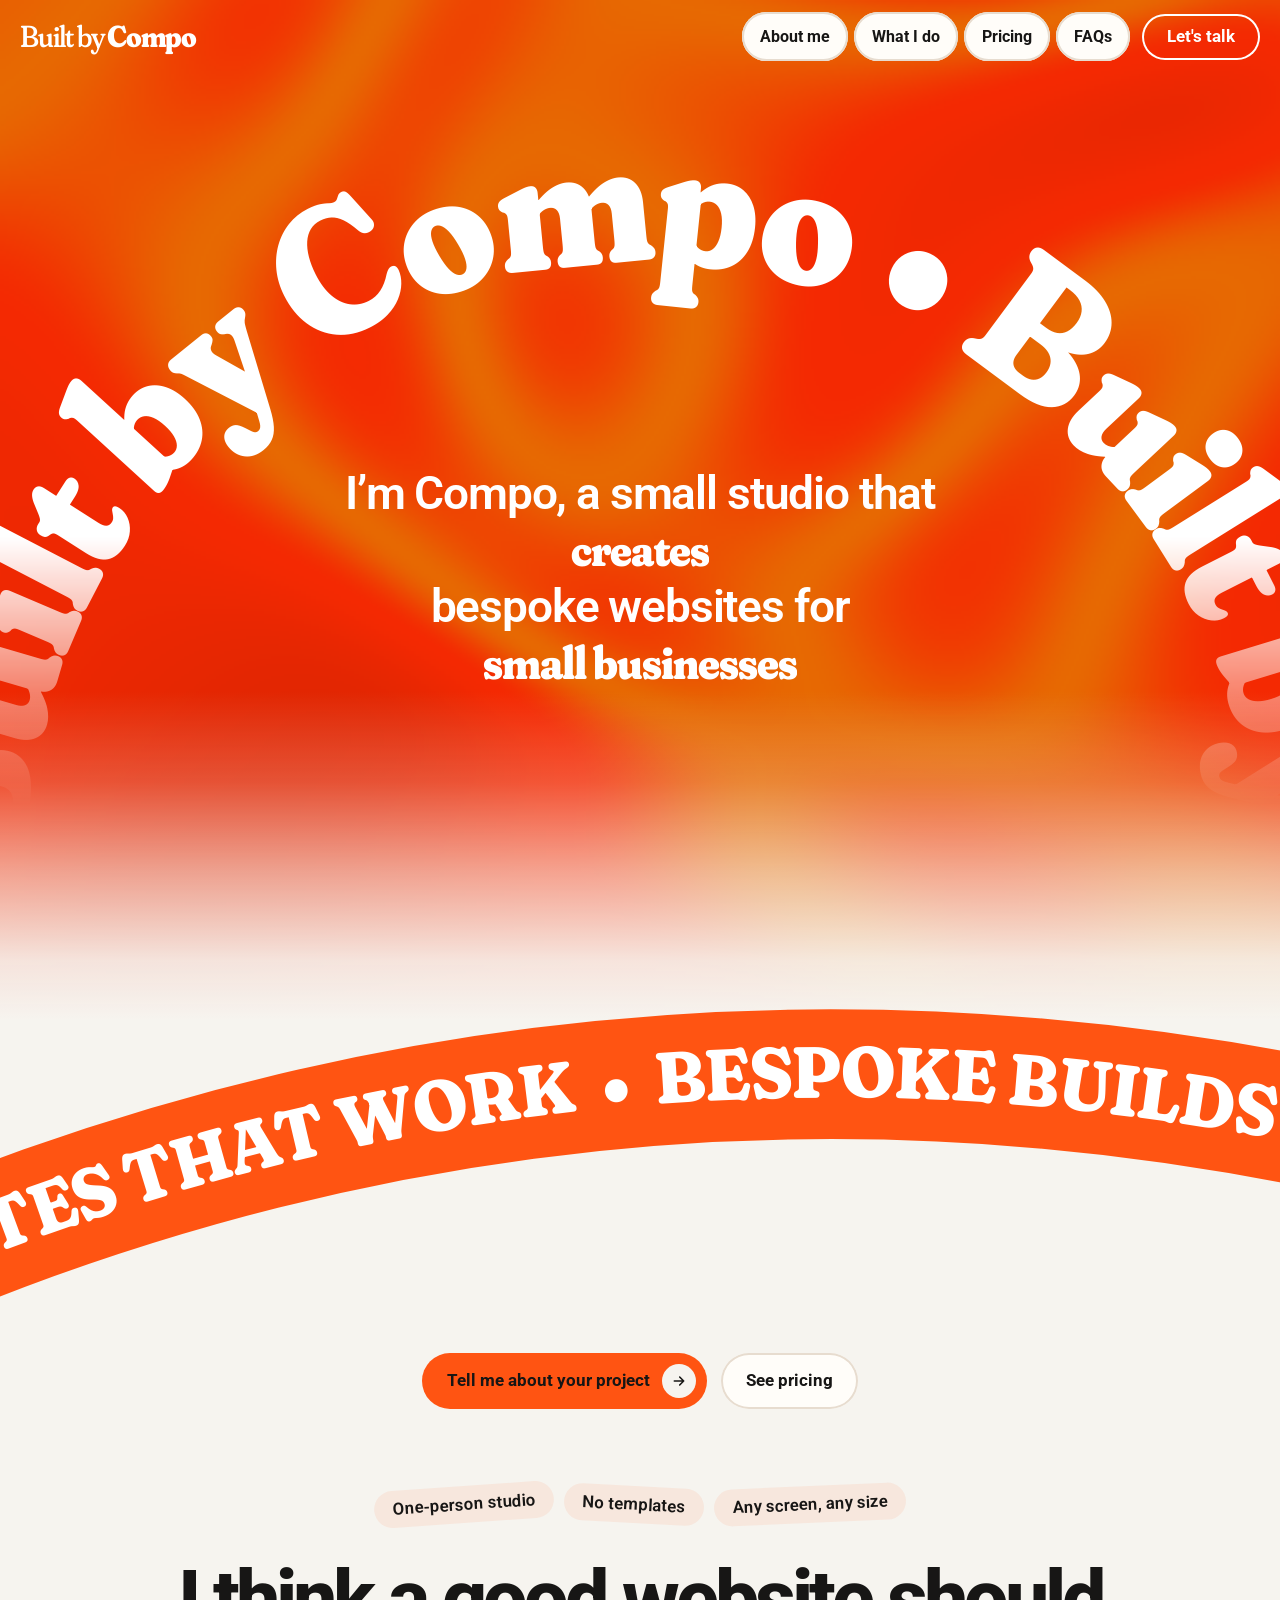
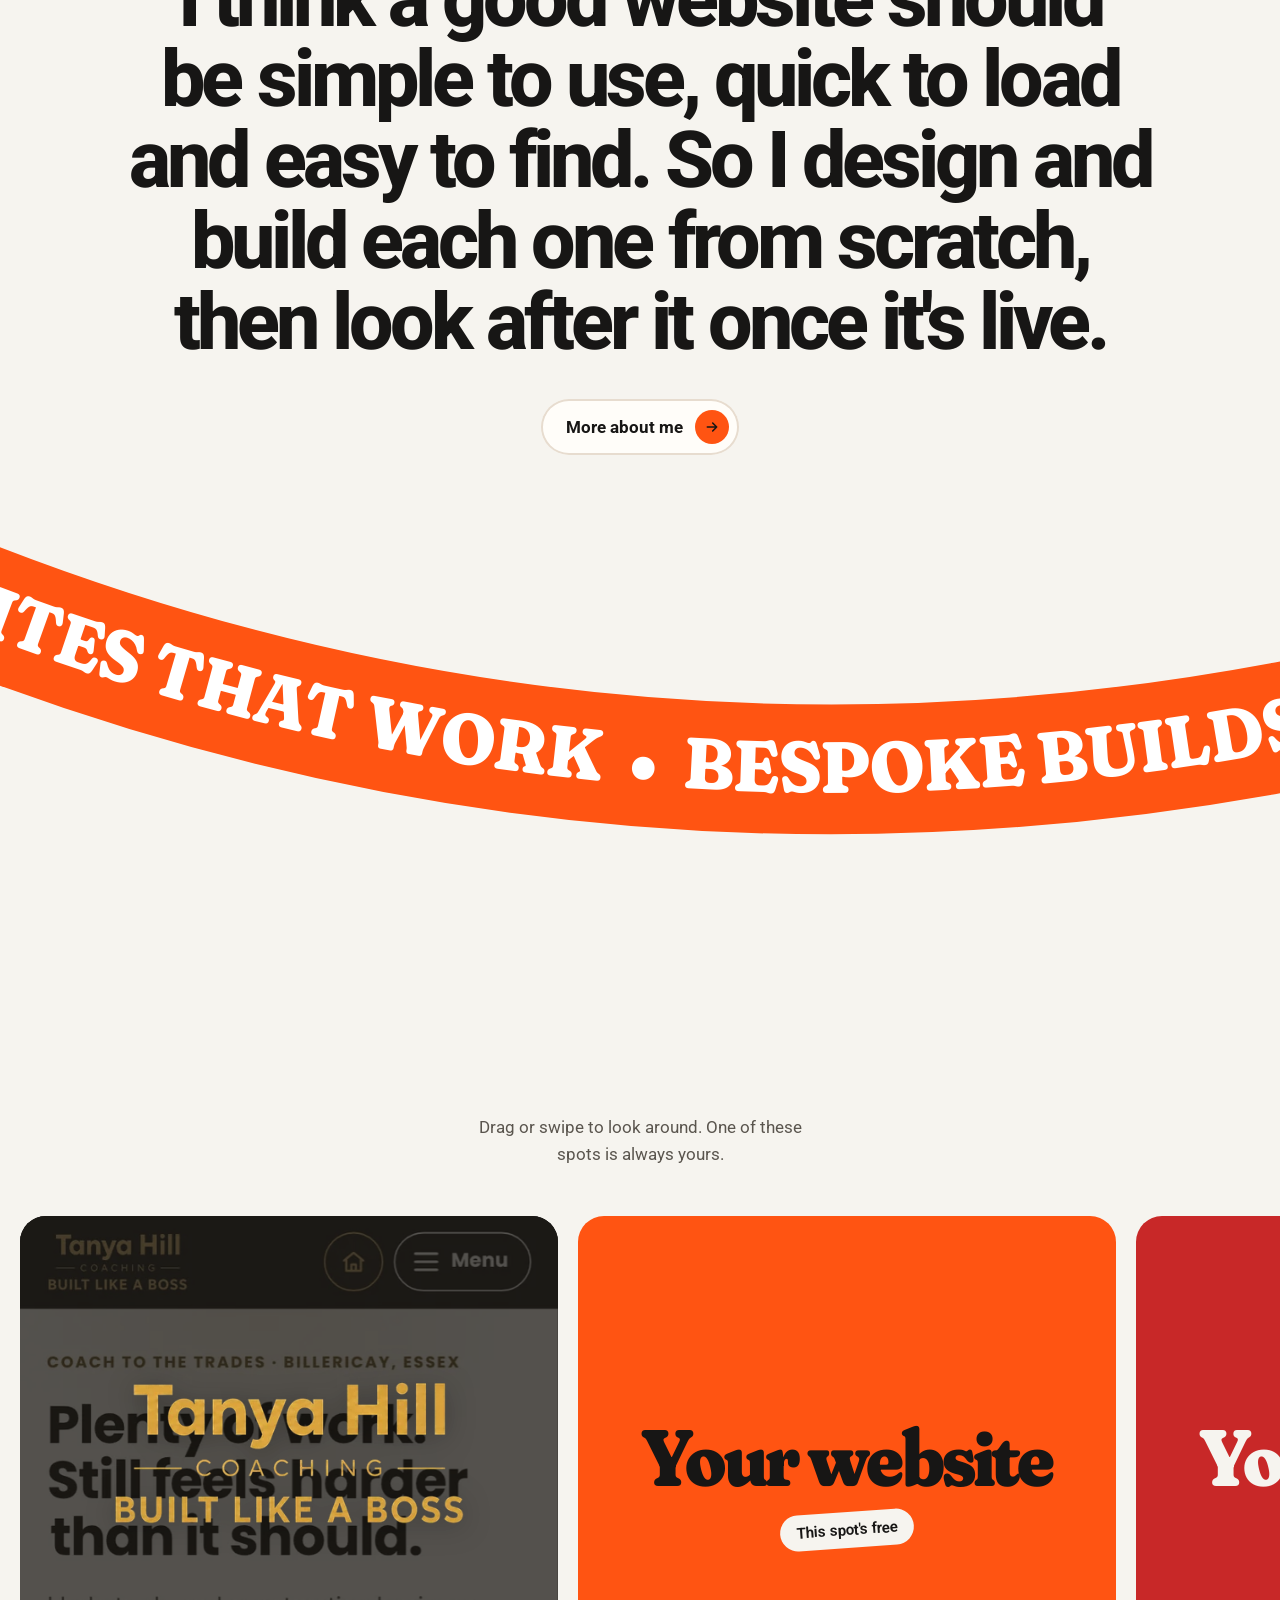
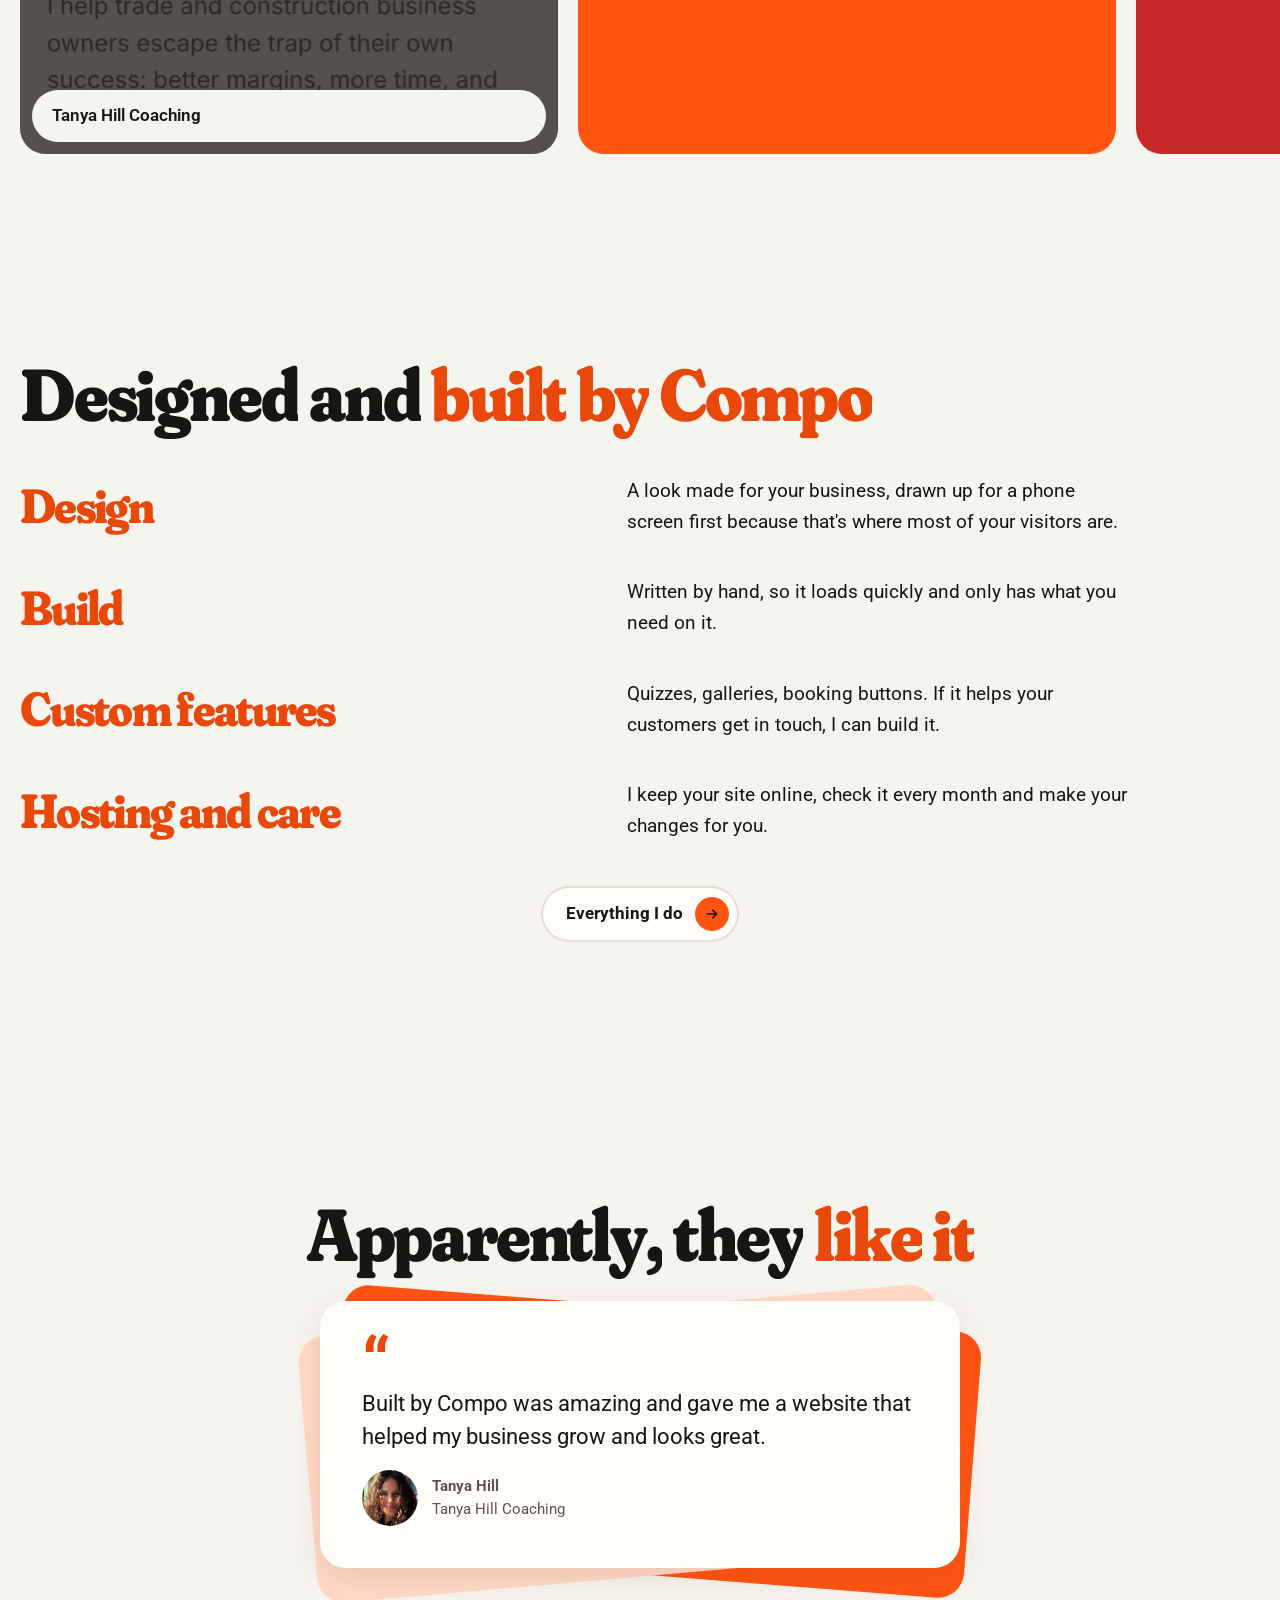
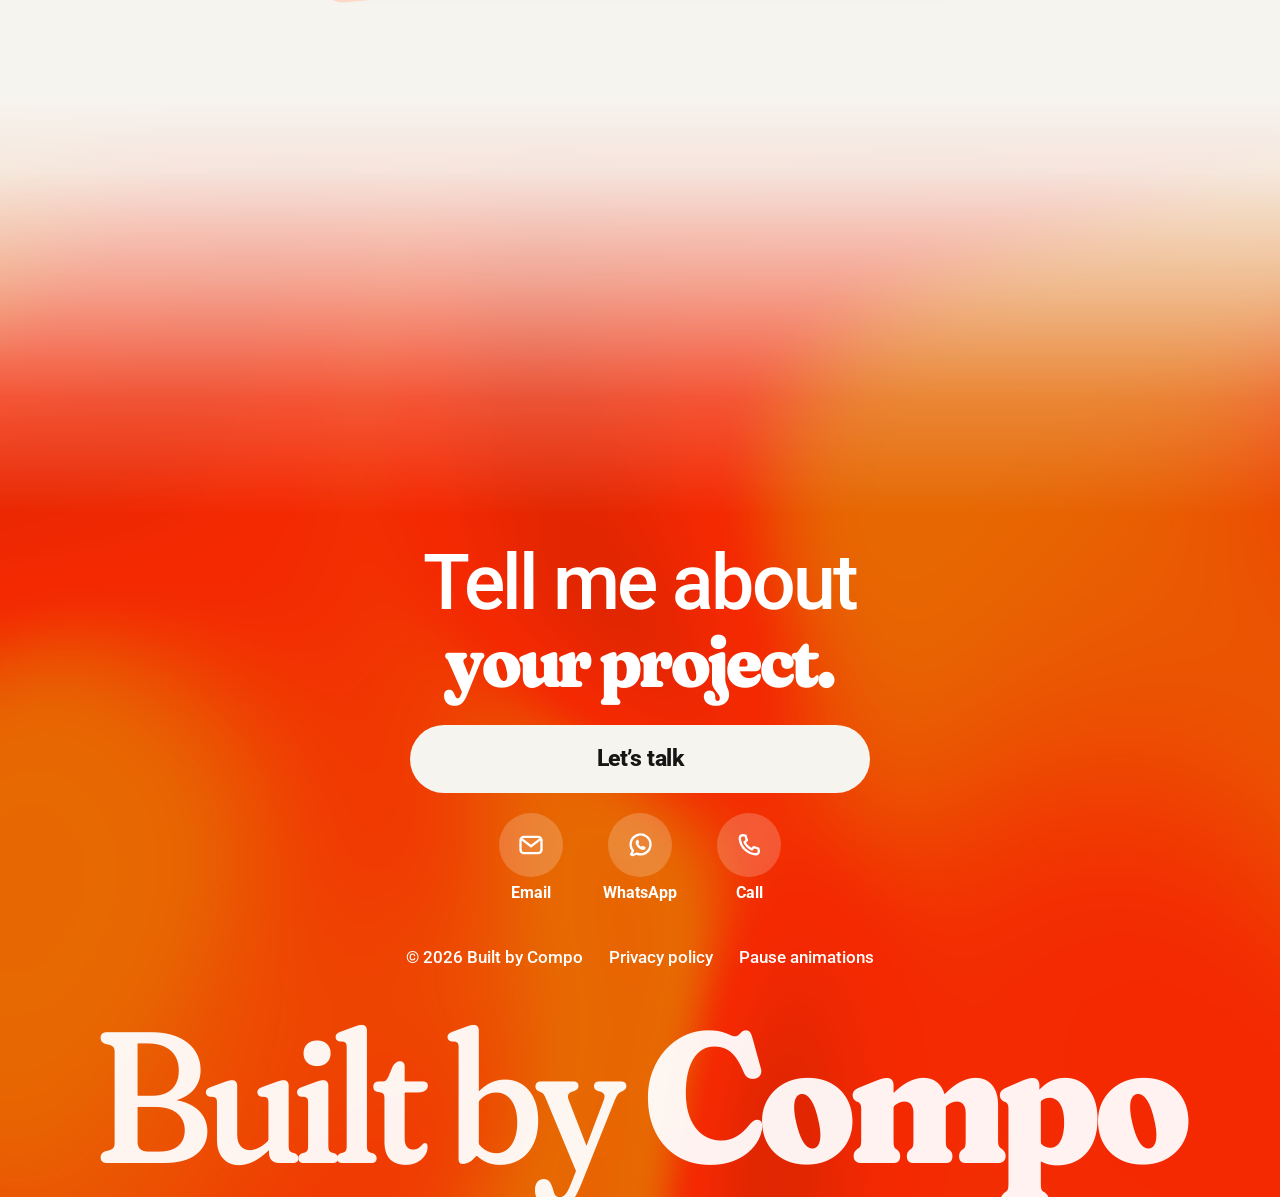
<file: index.html>
<!doctype html>
<html lang="en-GB" class="no-js">
<head>
<meta charset="utf-8">
<meta name="viewport" content="width=device-width, initial-scale=1, viewport-fit=cover">
<title>Built by Compo · Website design in Essex</title>
<meta name="description" content="Bespoke websites for small businesses, designed, built and looked after by Compo. A small web studio based in Essex, England.">
<link rel="canonical" href="https://builtbycompo.co.uk/">
<meta name="theme-color" content="#f6f4ef">
<meta property="og:type" content="website">
<meta property="og:site_name" content="Built by Compo">
<meta property="og:title" content="Built by Compo · Website design in Essex">
<meta property="og:description" content="Bespoke websites for small businesses, designed, built and looked after by Compo. A small web studio based in Essex, England.">
<meta property="og:url" content="https://builtbycompo.co.uk/">
<meta property="og:image" content="https://builtbycompo.co.uk/img/og-4.jpg">
<meta property="og:image:width" content="1200">
<meta property="og:image:height" content="630">
<meta property="og:image:alt" content="Built by Compo. Bespoke websites for small businesses.">
<meta name="twitter:card" content="summary_large_image">
<link rel="icon" href="favicon.ico" sizes="32x32">
<link rel="icon" href="icon-192.png" type="image/png" sizes="192x192">
<link rel="apple-touch-icon" href="apple-touch-icon.png">
<link rel="manifest" href="site.webmanifest">
<link rel="preload" href="fonts/soft-serif-standin.woff" as="font" type="font/woff" crossorigin>
<link rel="preload" href="fonts/roboto.woff" as="font" type="font/woff" crossorigin>
<link rel="stylesheet" href="css/site.css?v=093ecd46">
<script>(function(){try{var r=document.referrer,same=r&&new URL(r).host===location.host;if(!same&&!(window.matchMedia&&matchMedia("(prefers-reduced-motion: reduce)").matches))document.documentElement.classList.add("intro")}catch(e){}})()</script>
<script type="application/ld+json">[{"@context": "https://schema.org", "@type": "ProfessionalService", "name": "Built by Compo", "url": "https://builtbycompo.co.uk/", "email": "luke@builtbycompo.co.uk", "telephone": "+447517945561", "areaServed": "GB", "address": {"@type": "PostalAddress", "addressRegion": "Essex", "addressCountry": "GB"}, "description": "Bespoke websites for small businesses, designed, built and looked after by Compo."}, {"@context": "https://schema.org", "@type": "WebSite", "name": "Built by Compo", "url": "https://builtbycompo.co.uk/"}]</script>
</head>
<body>
<a class="skip" href="#main">Skip to content</a>
<div class="intro-cover" aria-hidden="true"><canvas class="liquid" data-strength="0.3"></canvas><span>Built by <b>Compo</b></span></div>
<header class="site-head">
  <div class="wrap">
    <a class="logo is-white" href="./" aria-label="Built by Compo, home">Built by <b>Compo</b></a>
    <button class="menu-btn is-white" type="button" aria-expanded="false" aria-controls="nav" aria-label="Open menu"><span class="bars" aria-hidden="true"><i></i><i></i><i></i></span></button>
    <nav class="nav" id="nav" aria-label="Main"><canvas class="liquid" data-strength="0.3" aria-hidden="true"></canvas><a href="about.html">About me</a><a href="what-i-do.html">What I do</a><a href="pricing.html">Pricing</a><a href="faqs.html">FAQs</a><a class="btn" href="contact.html">Let's talk</a></nav>
  </div>
</header>
<main id="main">
<section class="hero">
    <div class="hero-panel">
      <canvas class="liquid" data-strength="0.3" aria-hidden="true"></canvas>
      <div class="halo" aria-hidden="true">
        <svg viewBox="0 0 1000 1000">
          <defs><path id="halo-path" d="M500,500 m-410,0 a410,410 0 1,1 820,0 a410,410 0 1,1 -820,0"/></defs>
          <text><textPath href="#halo-path" startOffset="0" textLength="2572" lengthAdjust="spacing">Built by Compo • Built by Compo • Built by Compo • </textPath></text>
        </svg>
      </div>
      <h1 class="hero-say" aria-label="I'm Compo, a small studio that creates bespoke websites for small businesses.">
        <span aria-hidden="true"><span class="ln">I’m Compo, a small studio that</span><span class="ln"><span class="swap" data-words="creates|builds|designs|hosts|maintains"><span class="swap-w">creates</span></span></span><span class="ln">bespoke websites for</span><span class="ln"><span class="swap" data-words="small businesses|you|your business"><span class="swap-w">small businesses</span></span></span></span>
      </h1>
    </div>
</section>

<div class="arc" role="img" aria-label="Websites that work. Bespoke builds. Built only for you.">
  <svg viewBox="0 0 1600 400" preserveAspectRatio="xMidYMid slice" aria-hidden="true">
    <path id="arc-path" d="M-200,395 Q760,-70 1800,215" fill="none" stroke="#ff5412" stroke-width="150"/>
    <text dy="27" xml:space="preserve"><textPath href="#arc-path" startOffset="0" data-unit="65" data-dir="-1">Websites that work  •  Bespoke builds  •  Built only for you  •  Websites that work  •  Bespoke builds  •  Built only for you  •  Websites that work  •  Bespoke builds  •  Built only for you  •  Websites that work  •  Bespoke builds  •  Built only for you  •  Websites that work  •  Bespoke builds  •  Built only for you  •  Websites that work  •  Bespoke builds  •  Built only for you  •  Websites that work  •  Bespoke builds  •  Built only for you  •  </textPath></text>
  </svg>
</div>

<div class="wrap hero-actions">
  <div class="row reveal">
    <a class="btn" href="contact.html">Tell me about your project <svg viewBox="0 0 24 24" fill="none" stroke="currentColor" stroke-width="2.4" stroke-linecap="round" stroke-linejoin="round" aria-hidden="true"><path d="M5 12h14M13 6l6 6-6 6"/></svg></a>
    <a class="btn ghost" href="pricing.html">See pricing</a>
  </div>
</div>

<section class="statement-sec">
  <div class="wrap">
    <ul class="fact-row" aria-label="About Built by Compo"><li class="fact" style="--r:-4deg">One-person studio</li><li class="fact" style="--r:3deg">No templates</li><li class="fact" style="--r:-2.5deg">Any screen, any size</li></ul>
    <p class="statement" data-fill>I think a good website should be simple to use, quick to load and easy to find. So I design and build each one from scratch, then look after it once it's live.</p>
    <div class="row reveal"><a class="btn ghost" href="about.html">More about me <svg viewBox="0 0 24 24" fill="none" stroke="currentColor" stroke-width="2.4" stroke-linecap="round" stroke-linejoin="round" aria-hidden="true"><path d="M5 12h14M13 6l6 6-6 6"/></svg></a></div>
  </div>
</section>

<div class="arc arc-low" role="img" aria-label="Websites that work. Bespoke builds. Built only for you.">
  <svg viewBox="0 0 1600 400" preserveAspectRatio="xMidYMid slice" aria-hidden="true">
    <path id="arc-path-low" d="M-200,5 Q760,470 1800,185" fill="none" stroke="#ff5412" stroke-width="150"/>
    <text dy="27" xml:space="preserve"><textPath href="#arc-path-low" startOffset="0" data-unit="65" data-dir="1">Websites that work  •  Bespoke builds  •  Built only for you  •  Websites that work  •  Bespoke builds  •  Built only for you  •  Websites that work  •  Bespoke builds  •  Built only for you  •  Websites that work  •  Bespoke builds  •  Built only for you  •  Websites that work  •  Bespoke builds  •  Built only for you  •  Websites that work  •  Bespoke builds  •  Built only for you  •  Websites that work  •  Bespoke builds  •  Built only for you  •  </textPath></text>
  </svg>
</div>

<section class="work" aria-labelledby="work-h">
  <div class="wrap sec-head">
    <h2 id="work-h" class="reveal">Recently <span class="coop">built</span></h2>
    <p class="muted reveal" style="max-width:34ch">Drag or swipe to look around. One of these spots is always yours.</p>
  </div>
  <div class="slider reveal" tabindex="0" role="region" aria-label="Portfolio, scrolls sideways">
    <div class="slider-track">
      <a class="card-work live" href="https://tanyahill.co.uk" rel="noopener" style="--brand:#1a1814">
        <span class="shot"><img src="img/work-tanya-scroll.webp" width="600" height="6300" loading="lazy" alt="Homepage of tanyahill.co.uk, a business coaching website with a 'Which boss are you?' quiz"></span>
        <span class="veil" aria-hidden="true"></span>
        <img class="brand-logo" src="img/logo-tanya.webp" width="420" height="177" alt="" aria-hidden="true">
        <span class="cap"><span>Tanya Hill Coaching</span></span>
      </a>
      <a class="card-work yours c1" href="contact.html"><span><span class="big">Your website</span><span class="sm">This spot's free</span></span></a>
      <a class="card-work yours c2" href="contact.html"><span><span class="big">Your website</span><span class="sm">Could be next</span></span></a>
      <a class="card-work yours c3" href="contact.html"><span><span class="big">Your website</span><span class="sm">Let's talk</span></span></a>
    </div>
  </div>
</section>

<section aria-labelledby="svc-h">
  <div class="wrap" style="display:grid;gap:clamp(24px,4vw,44px)">
    <div style="display:grid;gap:14px">
      <h2 id="svc-h" class="reveal">Designed and <span class="coop">built by Compo</span></h2>
    </div>
    <ul class="svc-list">
      <li class="reveal"><h3>Design</h3><p>A look made for your business, drawn up for a phone screen first because that's where most of your visitors are.</p></li>
      <li class="reveal"><h3>Build</h3><p>Written by hand, so it loads quickly and only has what you need on it.</p></li>
      <li class="reveal"><h3>Custom features</h3><p>Quizzes, galleries, booking buttons. If it helps your customers get in touch, I can build it.</p></li>
      <li class="reveal"><h3>Hosting and care</h3><p>I keep your site online, check it every month and make your changes for you.</p></li>
    </ul>
    <div class="row reveal" style="justify-content:center"><a class="btn ghost" href="what-i-do.html">Everything I do <svg viewBox="0 0 24 24" fill="none" stroke="currentColor" stroke-width="2.4" stroke-linecap="round" stroke-linejoin="round" aria-hidden="true"><path d="M5 12h14M13 6l6 6-6 6"/></svg></a></div>
  </div>
</section>

<section aria-labelledby="say-h">
  <div class="wrap deck-wrap">
    <div style="display:grid;gap:14px;justify-items:center;text-align:center">
      <h2 id="say-h" class="reveal">Apparently, they <span class="coop">like it</span></h2>
    </div>
    <ul class="deck solo reveal">
      <li>
        <div class="quote-mark" aria-hidden="true">“</div>
        <blockquote>Built by Compo was amazing and gave me a website that helped my business grow and looks great.</blockquote>
        <div class="who"><img class="av" src="img/tanya-hill.jpg" width="96" height="96" loading="lazy" alt="Tanya Hill"><span><b>Tanya Hill</b><span>Tanya Hill Coaching</span></span></div>
      </li>
    </ul>
  </div>
</section>

</main>
<footer class="site-foot">
  <canvas class="liquid" data-strength="0.3" aria-hidden="true"></canvas>
  <div class="wrap">
    <div class="foot-talk">
      <h2>Tell me about <b>your project.</b></h2>
      <a class="foot-btn solid" href="contact.html#project-form">Let&#8217;s talk</a>
      <div class="foot-icons">
        <a href="mailto:luke@builtbycompo.co.uk?subject=Website%20enquiry&body=Hi%20Compo%2C%0A%0AI%E2%80%99d%20like%20to%20talk%20about%20a%20website.%0A%0A" aria-label="Email me at luke@builtbycompo.co.uk"><svg viewBox="0 0 24 24" aria-hidden="true"><rect x="3" y="5" width="18" height="14" rx="3" fill="none" stroke="currentColor" stroke-width="2"/><path d="m4 7 8 6 8-6" fill="none" stroke="currentColor" stroke-width="2"/></svg><span>Email</span></a>
        <a href="https://wa.me/447517945561" rel="noopener" aria-label="WhatsApp me"><svg viewBox="0 0 24 24" aria-hidden="true"><path d="M5.99 16.97A8.5 8.5 0 1 1 9.32 19.38L3.8 21.2Z" fill="none" stroke="currentColor" stroke-width="2" stroke-linejoin="round"/><path d="M9.4 6.9c.45-.1.85.15 1 .55l.95 2.25c.12.3.05.65-.17.88l-.75.8c.75 1.45 1.9 2.65 3.35 3.4l.8-.78c.23-.22.58-.28.88-.15l2.25 1c.4.17.63.6.5 1.02l-.2.75c-.3 1-1.3 1.65-2.35 1.5-4.2-.6-7.45-3.85-8.05-8.05-.15-1.05.5-2.05 1.5-2.35z" fill="currentColor" transform="translate(12.5 11.6) scale(.8) translate(-12.9 -12.35)"/></svg><span>WhatsApp</span></a>
        <a href="tel:+447517945561" aria-label="Call me on 07517 945561"><svg viewBox="0 0 24 24" aria-hidden="true"><path d="M6.5 3.5 9 4l1.2 4-2 1.5a12 12 0 0 0 6.3 6.3l1.5-2 4 1.2.5 2.5c-.3 1.5-1.6 2.5-3.1 2.4C10.5 19.4 4.6 13.5 4.1 6.6 4 5.1 5 3.8 6.5 3.5z" fill="none" stroke="currentColor" stroke-width="2" stroke-linejoin="round"/></svg><span>Call</span></a>
      </div>
    </div>
    <p class="foot-small"><span>© 2026 Built by Compo</span><a href="privacy.html">Privacy policy</a><button class="motion-link" type="button" aria-pressed="false">Pause animations</button></p>
  </div>
  <a class="foot-logo" href="./" aria-label="Built by Compo, home">Built by <b>Compo</b></a>
</footer>
<script src="js/site.js?v=093ecd46"></script>
<script src="js/liquid.js?v=093ecd46"></script>
</body>
</html>
</file>
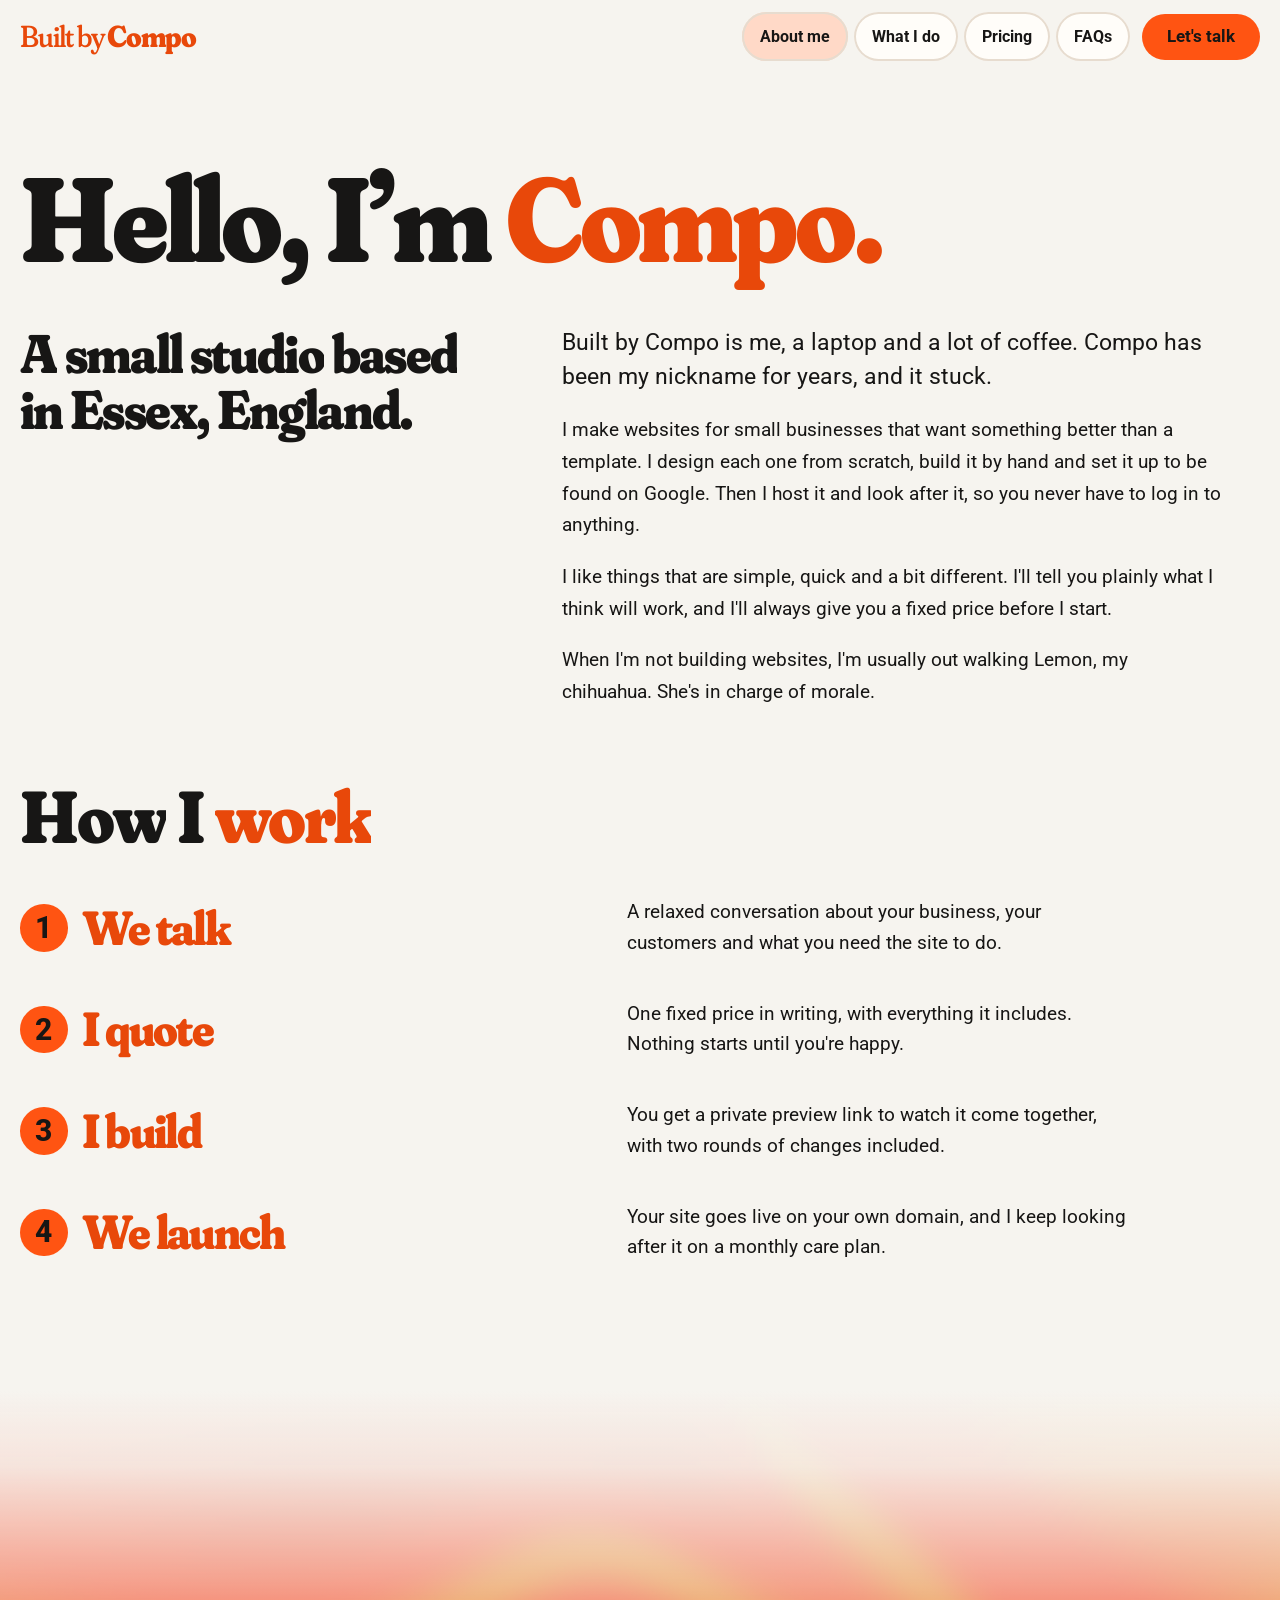
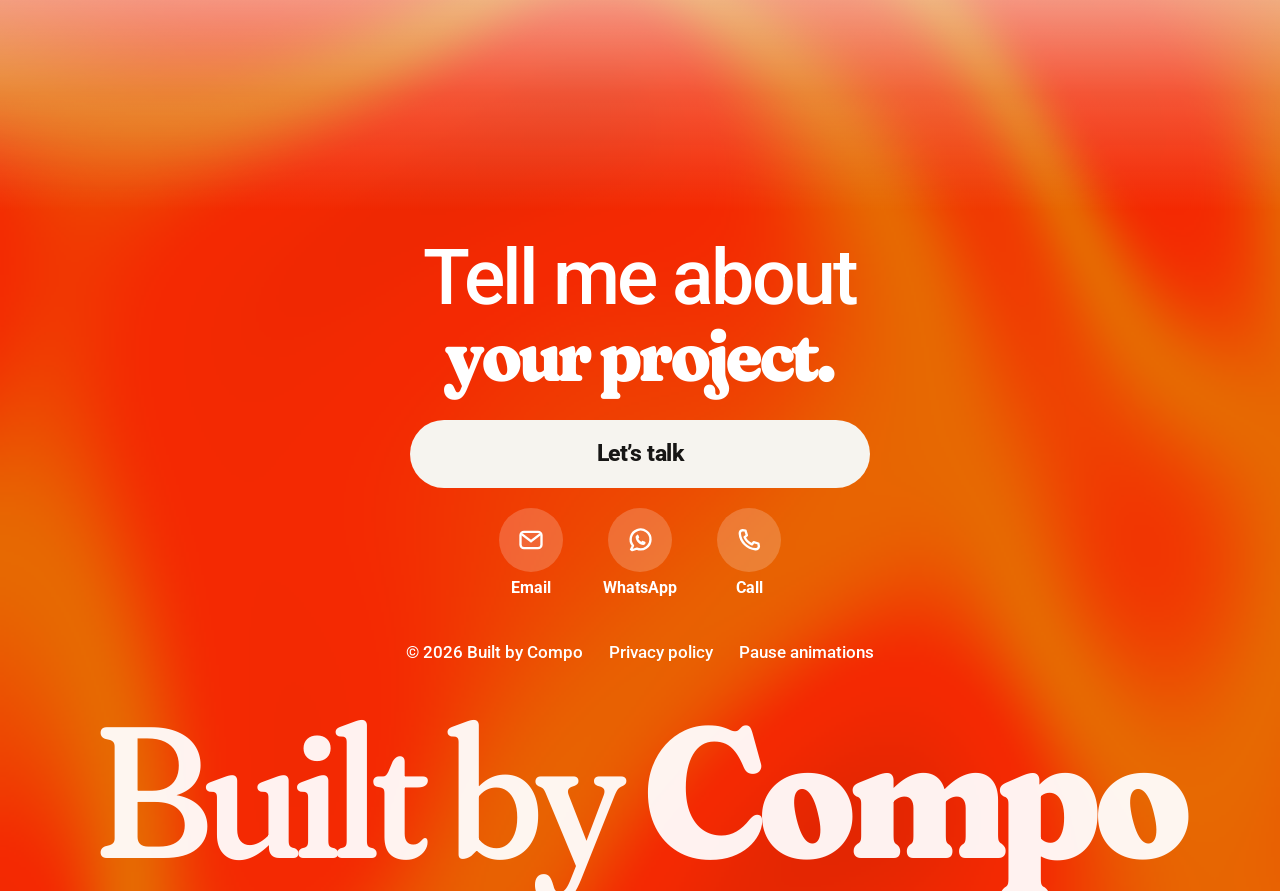
<file: about.html>
<!doctype html>
<html lang="en-GB" class="no-js">
<head>
<meta charset="utf-8">
<meta name="viewport" content="width=device-width, initial-scale=1, viewport-fit=cover">
<title>About me · Built by Compo</title>
<meta name="description" content="Built by Compo is a small web studio in Essex, England, run by Compo. I design, build and look after bespoke websites for small businesses.">
<link rel="canonical" href="https://builtbycompo.co.uk/about">
<meta name="theme-color" content="#f6f4ef">
<meta property="og:type" content="website">
<meta property="og:site_name" content="Built by Compo">
<meta property="og:title" content="About me · Built by Compo">
<meta property="og:description" content="Built by Compo is a small web studio in Essex, England, run by Compo. I design, build and look after bespoke websites for small businesses.">
<meta property="og:url" content="https://builtbycompo.co.uk/about">
<meta property="og:image" content="https://builtbycompo.co.uk/img/og-4.jpg">
<meta property="og:image:width" content="1200">
<meta property="og:image:height" content="630">
<meta property="og:image:alt" content="Built by Compo. Bespoke websites for small businesses.">
<meta name="twitter:card" content="summary_large_image">
<link rel="icon" href="favicon.ico" sizes="32x32">
<link rel="icon" href="icon-192.png" type="image/png" sizes="192x192">
<link rel="apple-touch-icon" href="apple-touch-icon.png">
<link rel="manifest" href="site.webmanifest">
<link rel="preload" href="fonts/soft-serif-standin.woff" as="font" type="font/woff" crossorigin>
<link rel="preload" href="fonts/roboto.woff" as="font" type="font/woff" crossorigin>
<link rel="stylesheet" href="css/site.css?v=093ecd46">
<script>(function(){try{var r=document.referrer,same=r&&new URL(r).host===location.host;if(!same&&!(window.matchMedia&&matchMedia("(prefers-reduced-motion: reduce)").matches))document.documentElement.classList.add("intro")}catch(e){}})()</script>

</head>
<body>
<a class="skip" href="#main">Skip to content</a>
<div class="intro-cover" aria-hidden="true"><canvas class="liquid" data-strength="0.3"></canvas><span>Built by <b>Compo</b></span></div>
<header class="site-head">
  <div class="wrap">
    <a class="logo" href="./" aria-label="Built by Compo, home">Built by <b>Compo</b></a>
    <button class="menu-btn" type="button" aria-expanded="false" aria-controls="nav" aria-label="Open menu"><span class="bars" aria-hidden="true"><i></i><i></i><i></i></span></button>
    <nav class="nav" id="nav" aria-label="Main"><canvas class="liquid" data-strength="0.3" aria-hidden="true"></canvas><a href="about.html" aria-current="page">About me</a><a href="what-i-do.html">What I do</a><a href="pricing.html">Pricing</a><a href="faqs.html">FAQs</a><a class="btn" href="contact.html">Let's talk</a></nav>
  </div>
</header>
<main id="main">
<section class="page-hero">
  <div class="wrap">
    <h1 class="wipe">Hello, I’m <span class="coop">Compo.</span></h1>
  </div>
</section>

<section class="about-main" style="padding-top:0;padding-bottom:clamp(20px,3vw,36px)">
  <div class="wrap about-grid">
    <h2 class="about-sub reveal">A small studio based in Essex, England.</h2>
    <div class="about-copy">
      <p class="reveal">Built by Compo is me, a laptop and a lot of coffee. Compo has been my nickname for years, and it stuck.</p>
      <p class="reveal">I make websites for small businesses that want something better than a template. I design each one from scratch, build it by hand and set it up to be found on Google. Then I host it and look after it, so you never have to log in to anything.</p>
      <p class="reveal">I like things that are simple, quick and a bit different. I'll tell you plainly what I think will work, and I'll always give you a fixed price before I start.</p>
      <p class="reveal">When I'm not building websites, I'm usually out walking Lemon, my chihuahua. She's in charge of morale.</p>
    </div>
  </div>
</section>

<section style="padding-top:clamp(20px,3vw,36px)">
  <div class="wrap" style="display:grid;gap:clamp(24px,4vw,44px)">
    <h2 class="reveal">How I <span class="coop">work</span></h2>
    <ol class="svc-list steps">
      <li class="reveal"><h3>We talk</h3><p>A relaxed conversation about your business, your customers and what you need the site to do.</p></li>
      <li class="reveal"><h3>I quote</h3><p>One fixed price in writing, with everything it includes. Nothing starts until you're happy.</p></li>
      <li class="reveal"><h3>I build</h3><p>You get a private preview link to watch it come together, with two rounds of changes included.</p></li>
      <li class="reveal"><h3>We launch</h3><p>Your site goes live on your own domain, and I keep looking after it on a monthly care plan.</p></li>
    </ol>
  </div>
</section>

</main>
<footer class="site-foot">
  <canvas class="liquid" data-strength="0.3" aria-hidden="true"></canvas>
  <div class="wrap">
    <div class="foot-talk">
      <h2>Tell me about <b>your project.</b></h2>
      <a class="foot-btn solid" href="contact.html#project-form">Let&#8217;s talk</a>
      <div class="foot-icons">
        <a href="mailto:luke@builtbycompo.co.uk?subject=Website%20enquiry&body=Hi%20Compo%2C%0A%0AI%E2%80%99d%20like%20to%20talk%20about%20a%20website.%0A%0A" aria-label="Email me at luke@builtbycompo.co.uk"><svg viewBox="0 0 24 24" aria-hidden="true"><rect x="3" y="5" width="18" height="14" rx="3" fill="none" stroke="currentColor" stroke-width="2"/><path d="m4 7 8 6 8-6" fill="none" stroke="currentColor" stroke-width="2"/></svg><span>Email</span></a>
        <a href="https://wa.me/447517945561" rel="noopener" aria-label="WhatsApp me"><svg viewBox="0 0 24 24" aria-hidden="true"><path d="M5.99 16.97A8.5 8.5 0 1 1 9.32 19.38L3.8 21.2Z" fill="none" stroke="currentColor" stroke-width="2" stroke-linejoin="round"/><path d="M9.4 6.9c.45-.1.85.15 1 .55l.95 2.25c.12.3.05.65-.17.88l-.75.8c.75 1.45 1.9 2.65 3.35 3.4l.8-.78c.23-.22.58-.28.88-.15l2.25 1c.4.17.63.6.5 1.02l-.2.75c-.3 1-1.3 1.65-2.35 1.5-4.2-.6-7.45-3.85-8.05-8.05-.15-1.05.5-2.05 1.5-2.35z" fill="currentColor" transform="translate(12.5 11.6) scale(.8) translate(-12.9 -12.35)"/></svg><span>WhatsApp</span></a>
        <a href="tel:+447517945561" aria-label="Call me on 07517 945561"><svg viewBox="0 0 24 24" aria-hidden="true"><path d="M6.5 3.5 9 4l1.2 4-2 1.5a12 12 0 0 0 6.3 6.3l1.5-2 4 1.2.5 2.5c-.3 1.5-1.6 2.5-3.1 2.4C10.5 19.4 4.6 13.5 4.1 6.6 4 5.1 5 3.8 6.5 3.5z" fill="none" stroke="currentColor" stroke-width="2" stroke-linejoin="round"/></svg><span>Call</span></a>
      </div>
    </div>
    <p class="foot-small"><span>© 2026 Built by Compo</span><a href="privacy.html">Privacy policy</a><button class="motion-link" type="button" aria-pressed="false">Pause animations</button></p>
  </div>
  <a class="foot-logo" href="./" aria-label="Built by Compo, home">Built by <b>Compo</b></a>
</footer>
<script src="js/site.js?v=093ecd46"></script>
<script src="js/liquid.js?v=093ecd46"></script>
</body>
</html>
</file>
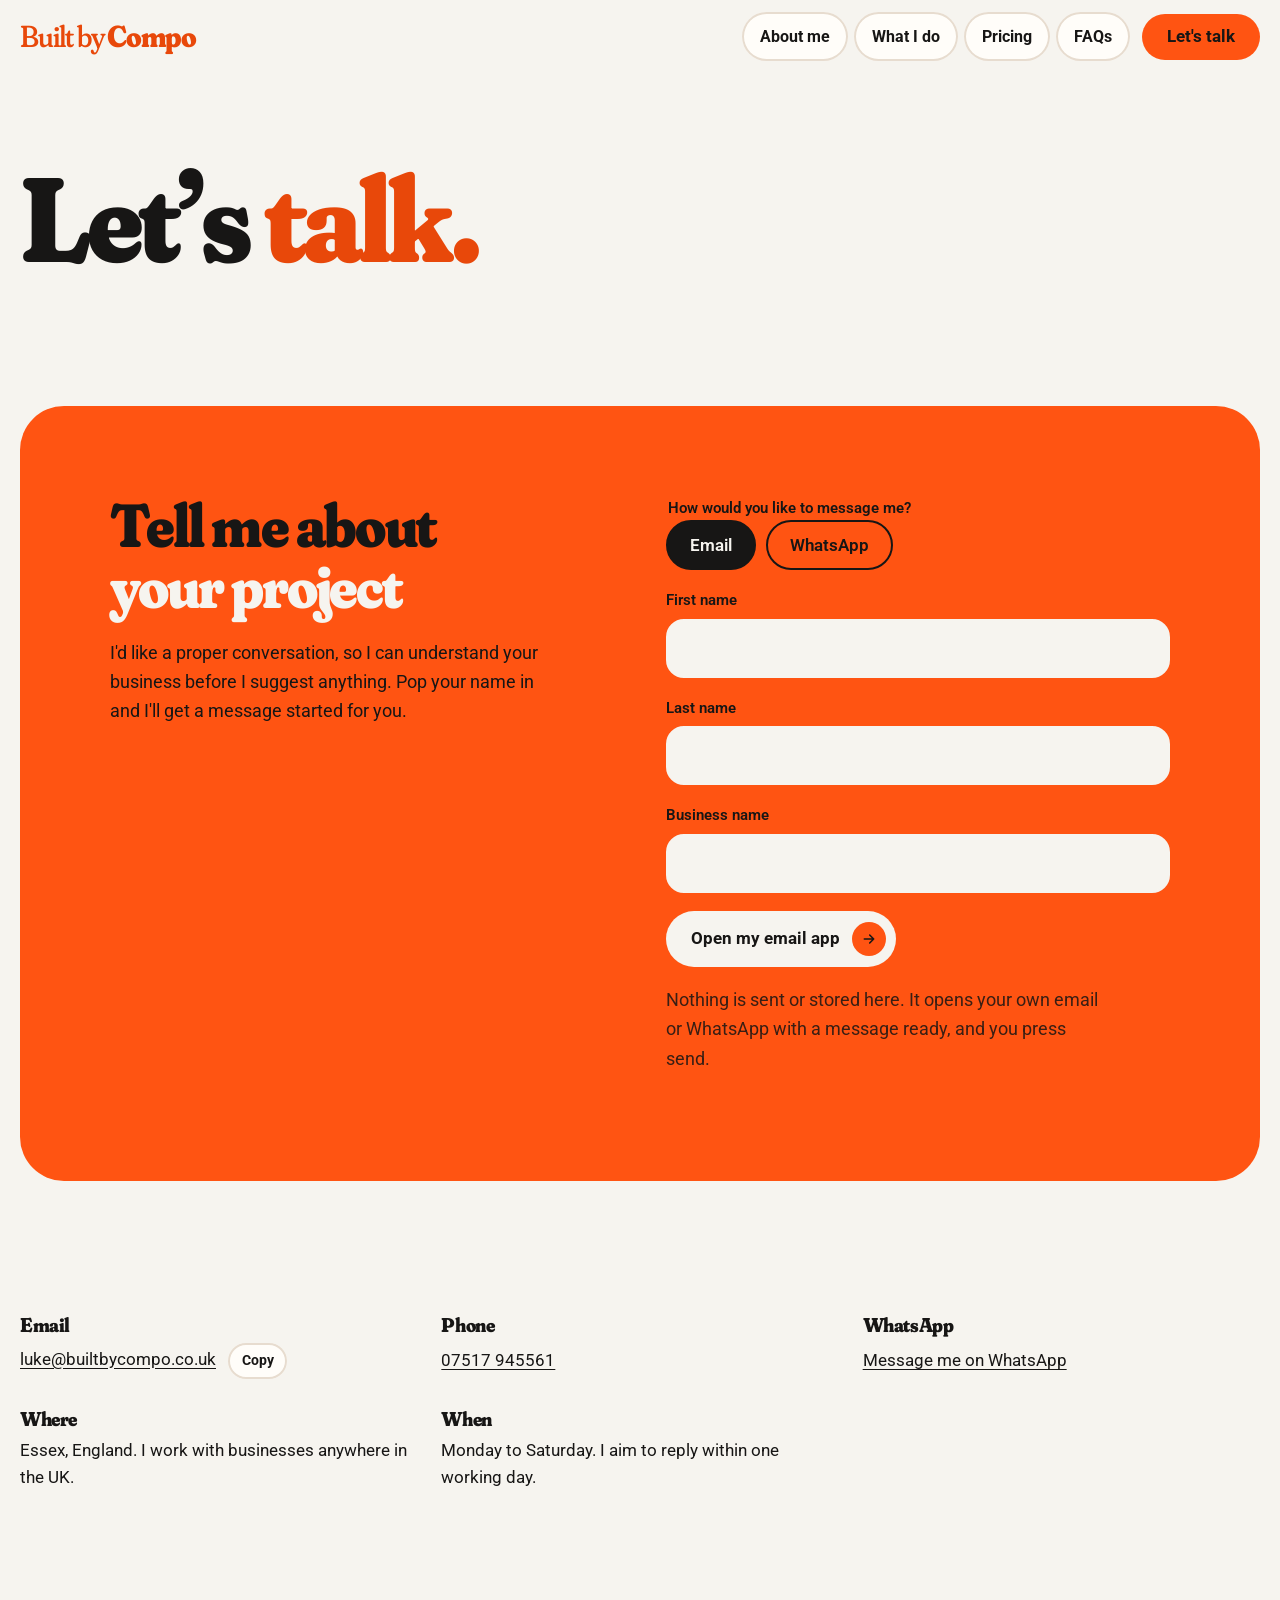
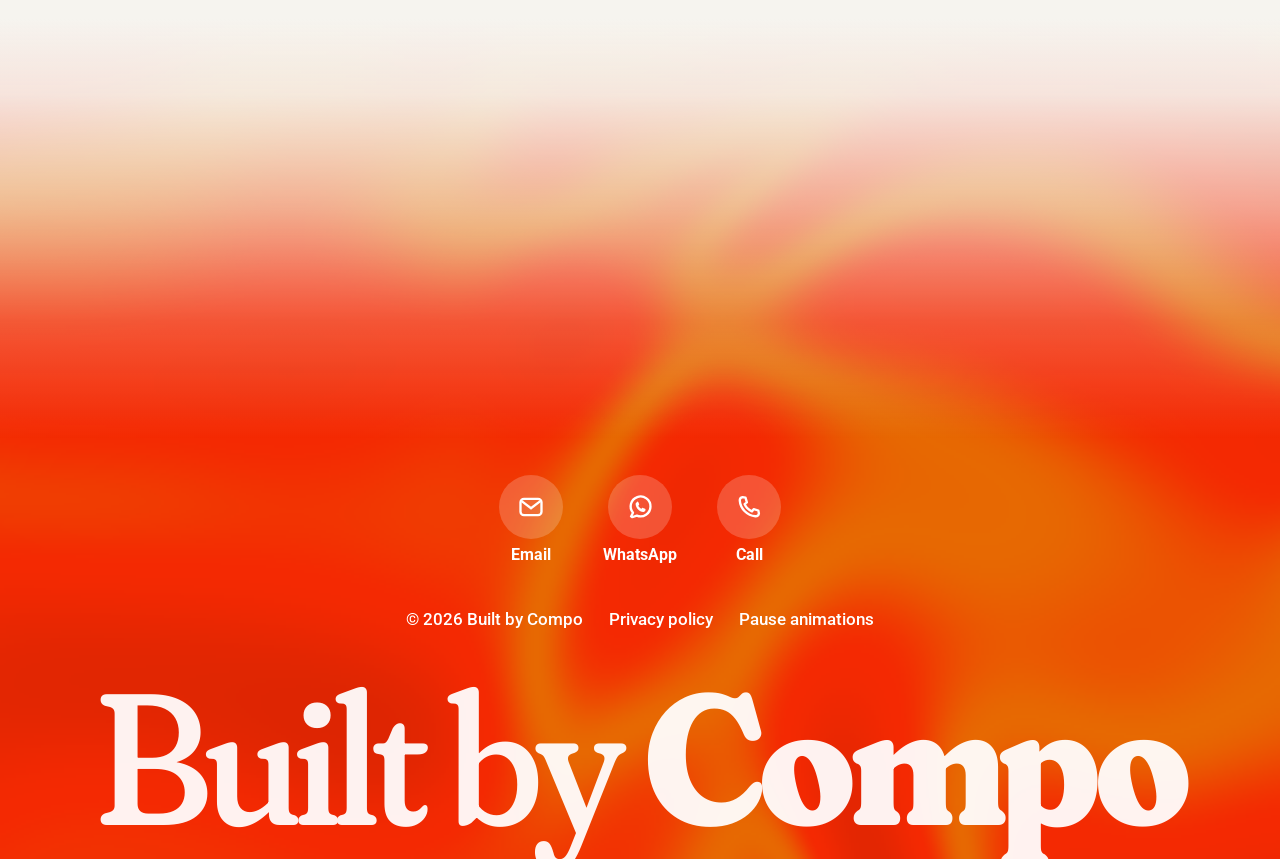
<file: contact.html>
<!doctype html>
<html lang="en-GB" class="no-js">
<head>
<meta charset="utf-8">
<meta name="viewport" content="width=device-width, initial-scale=1, viewport-fit=cover">
<title>Contact · Built by Compo</title>
<meta name="description" content="Tell me about your project. Message Compo at Built by Compo by email or WhatsApp to talk about a new website for your business.">
<link rel="canonical" href="https://builtbycompo.co.uk/contact">
<meta name="theme-color" content="#f6f4ef">
<meta property="og:type" content="website">
<meta property="og:site_name" content="Built by Compo">
<meta property="og:title" content="Contact · Built by Compo">
<meta property="og:description" content="Tell me about your project. Message Compo at Built by Compo by email or WhatsApp to talk about a new website for your business.">
<meta property="og:url" content="https://builtbycompo.co.uk/contact">
<meta property="og:image" content="https://builtbycompo.co.uk/img/og-4.jpg">
<meta property="og:image:width" content="1200">
<meta property="og:image:height" content="630">
<meta property="og:image:alt" content="Built by Compo. Bespoke websites for small businesses.">
<meta name="twitter:card" content="summary_large_image">
<link rel="icon" href="favicon.ico" sizes="32x32">
<link rel="icon" href="icon-192.png" type="image/png" sizes="192x192">
<link rel="apple-touch-icon" href="apple-touch-icon.png">
<link rel="manifest" href="site.webmanifest">
<link rel="preload" href="fonts/soft-serif-standin.woff" as="font" type="font/woff" crossorigin>
<link rel="preload" href="fonts/roboto.woff" as="font" type="font/woff" crossorigin>
<link rel="stylesheet" href="css/site.css?v=093ecd46">
<script>(function(){try{var r=document.referrer,same=r&&new URL(r).host===location.host;if(!same&&!(window.matchMedia&&matchMedia("(prefers-reduced-motion: reduce)").matches))document.documentElement.classList.add("intro")}catch(e){}})()</script>

</head>
<body>
<a class="skip" href="#main">Skip to content</a>
<div class="intro-cover" aria-hidden="true"><canvas class="liquid" data-strength="0.3"></canvas><span>Built by <b>Compo</b></span></div>
<header class="site-head">
  <div class="wrap">
    <a class="logo" href="./" aria-label="Built by Compo, home">Built by <b>Compo</b></a>
    <button class="menu-btn" type="button" aria-expanded="false" aria-controls="nav" aria-label="Open menu"><span class="bars" aria-hidden="true"><i></i><i></i><i></i></span></button>
    <nav class="nav" id="nav" aria-label="Main"><canvas class="liquid" data-strength="0.3" aria-hidden="true"></canvas><a href="about.html">About me</a><a href="what-i-do.html">What I do</a><a href="pricing.html">Pricing</a><a href="faqs.html">FAQs</a><a class="btn" href="contact.html" aria-current="page">Let's talk</a></nav>
  </div>
</header>
<main id="main">
<section class="page-hero" style="padding-bottom:0">
  <div class="wrap">
    <h1 class="wipe">Let’s <span class="coop">talk.</span></h1>
  </div>
</section>

<section>
  <div class="wrap">
    <div class="cta-panel contact-grid reveal">
      <div style="display:grid;gap:20px">
        <h2 style="font-size:clamp(2rem,5vw,3.8rem)">Tell me about <span class="coop">your project</span></h2>
        <p>I'd like a proper conversation, so I can understand your business before I suggest anything. Pop your name in and I'll get a message started for you.</p>
      </div>
      <form class="form" id="project-form" data-email="luke@builtbycompo.co.uk" data-wa="447517945561" novalidate>
        <fieldset>
          <legend>How would you like to message me?</legend>
          <div class="choice">
            <label><input type="radio" name="how" id="how-email" value="email" checked><span>Email</span></label>
            <label><input type="radio" name="how" id="how-wa" value="whatsapp"><span>WhatsApp</span></label>
          </div>
        </fieldset>
        <div class="field"><label for="first">First name</label><input id="first" name="first" autocomplete="given-name" required></div>
        <div class="field"><label for="last">Last name</label><input id="last" name="last" autocomplete="family-name" required></div>
        <div class="field"><label for="business">Business name</label><input id="business" name="business" autocomplete="organization"></div>
        <div class="row"><button class="btn hot" type="submit" id="form-go">Open my email app <svg viewBox="0 0 24 24" fill="none" stroke="currentColor" stroke-width="2.4" stroke-linecap="round" stroke-linejoin="round" aria-hidden="true"><path d="M5 12h14M13 6l6 6-6 6"/></svg></button></div>
        <p class="small form-note">Nothing is sent or stored here. It opens your own email or WhatsApp with a message ready, and you press send.</p>
        <p id="form-out" class="small" role="status" aria-live="polite"></p>
      </form>
    </div>
  </div>
</section>

<section style="padding-top:0">
  <div class="wrap">
    <ul class="plain-list details">
      <li class="reveal"><b>Email</b><span><a href="mailto:luke@builtbycompo.co.uk">luke@builtbycompo.co.uk</a> <button class="btn ghost mini" type="button" data-copy="luke@builtbycompo.co.uk">Copy</button></span></li>
      <li class="reveal"><b>Phone</b><span><a href="tel:+447517945561">07517 945561</a></span></li>
      <li class="reveal"><b>WhatsApp</b><span><a href="https://wa.me/447517945561" rel="noopener">Message me on WhatsApp</a></span></li>
      <li class="reveal"><b>Where</b><span>Essex, England. I work with businesses anywhere in the UK.</span></li>
      <li class="reveal"><b>When</b><span>Monday to Saturday. I aim to reply within one working day.</span></li>
    </ul>
  </div>
</section>
</main>
<footer class="site-foot">
  <canvas class="liquid" data-strength="0.3" aria-hidden="true"></canvas>
  <div class="wrap">
    <div class="foot-talk">
      
      
      <div class="foot-icons">
        <a href="mailto:luke@builtbycompo.co.uk?subject=Website%20enquiry&body=Hi%20Compo%2C%0A%0AI%E2%80%99d%20like%20to%20talk%20about%20a%20website.%0A%0A" aria-label="Email me at luke@builtbycompo.co.uk"><svg viewBox="0 0 24 24" aria-hidden="true"><rect x="3" y="5" width="18" height="14" rx="3" fill="none" stroke="currentColor" stroke-width="2"/><path d="m4 7 8 6 8-6" fill="none" stroke="currentColor" stroke-width="2"/></svg><span>Email</span></a>
        <a href="https://wa.me/447517945561" rel="noopener" aria-label="WhatsApp me"><svg viewBox="0 0 24 24" aria-hidden="true"><path d="M5.99 16.97A8.5 8.5 0 1 1 9.32 19.38L3.8 21.2Z" fill="none" stroke="currentColor" stroke-width="2" stroke-linejoin="round"/><path d="M9.4 6.9c.45-.1.85.15 1 .55l.95 2.25c.12.3.05.65-.17.88l-.75.8c.75 1.45 1.9 2.65 3.35 3.4l.8-.78c.23-.22.58-.28.88-.15l2.25 1c.4.17.63.6.5 1.02l-.2.75c-.3 1-1.3 1.65-2.35 1.5-4.2-.6-7.45-3.85-8.05-8.05-.15-1.05.5-2.05 1.5-2.35z" fill="currentColor" transform="translate(12.5 11.6) scale(.8) translate(-12.9 -12.35)"/></svg><span>WhatsApp</span></a>
        <a href="tel:+447517945561" aria-label="Call me on 07517 945561"><svg viewBox="0 0 24 24" aria-hidden="true"><path d="M6.5 3.5 9 4l1.2 4-2 1.5a12 12 0 0 0 6.3 6.3l1.5-2 4 1.2.5 2.5c-.3 1.5-1.6 2.5-3.1 2.4C10.5 19.4 4.6 13.5 4.1 6.6 4 5.1 5 3.8 6.5 3.5z" fill="none" stroke="currentColor" stroke-width="2" stroke-linejoin="round"/></svg><span>Call</span></a>
      </div>
    </div>
    <p class="foot-small"><span>© 2026 Built by Compo</span><a href="privacy.html">Privacy policy</a><button class="motion-link" type="button" aria-pressed="false">Pause animations</button></p>
  </div>
  <a class="foot-logo" href="./" aria-label="Built by Compo, home">Built by <b>Compo</b></a>
</footer>
<script src="js/site.js?v=093ecd46"></script>
<script src="js/liquid.js?v=093ecd46"></script>
</body>
</html>
</file>
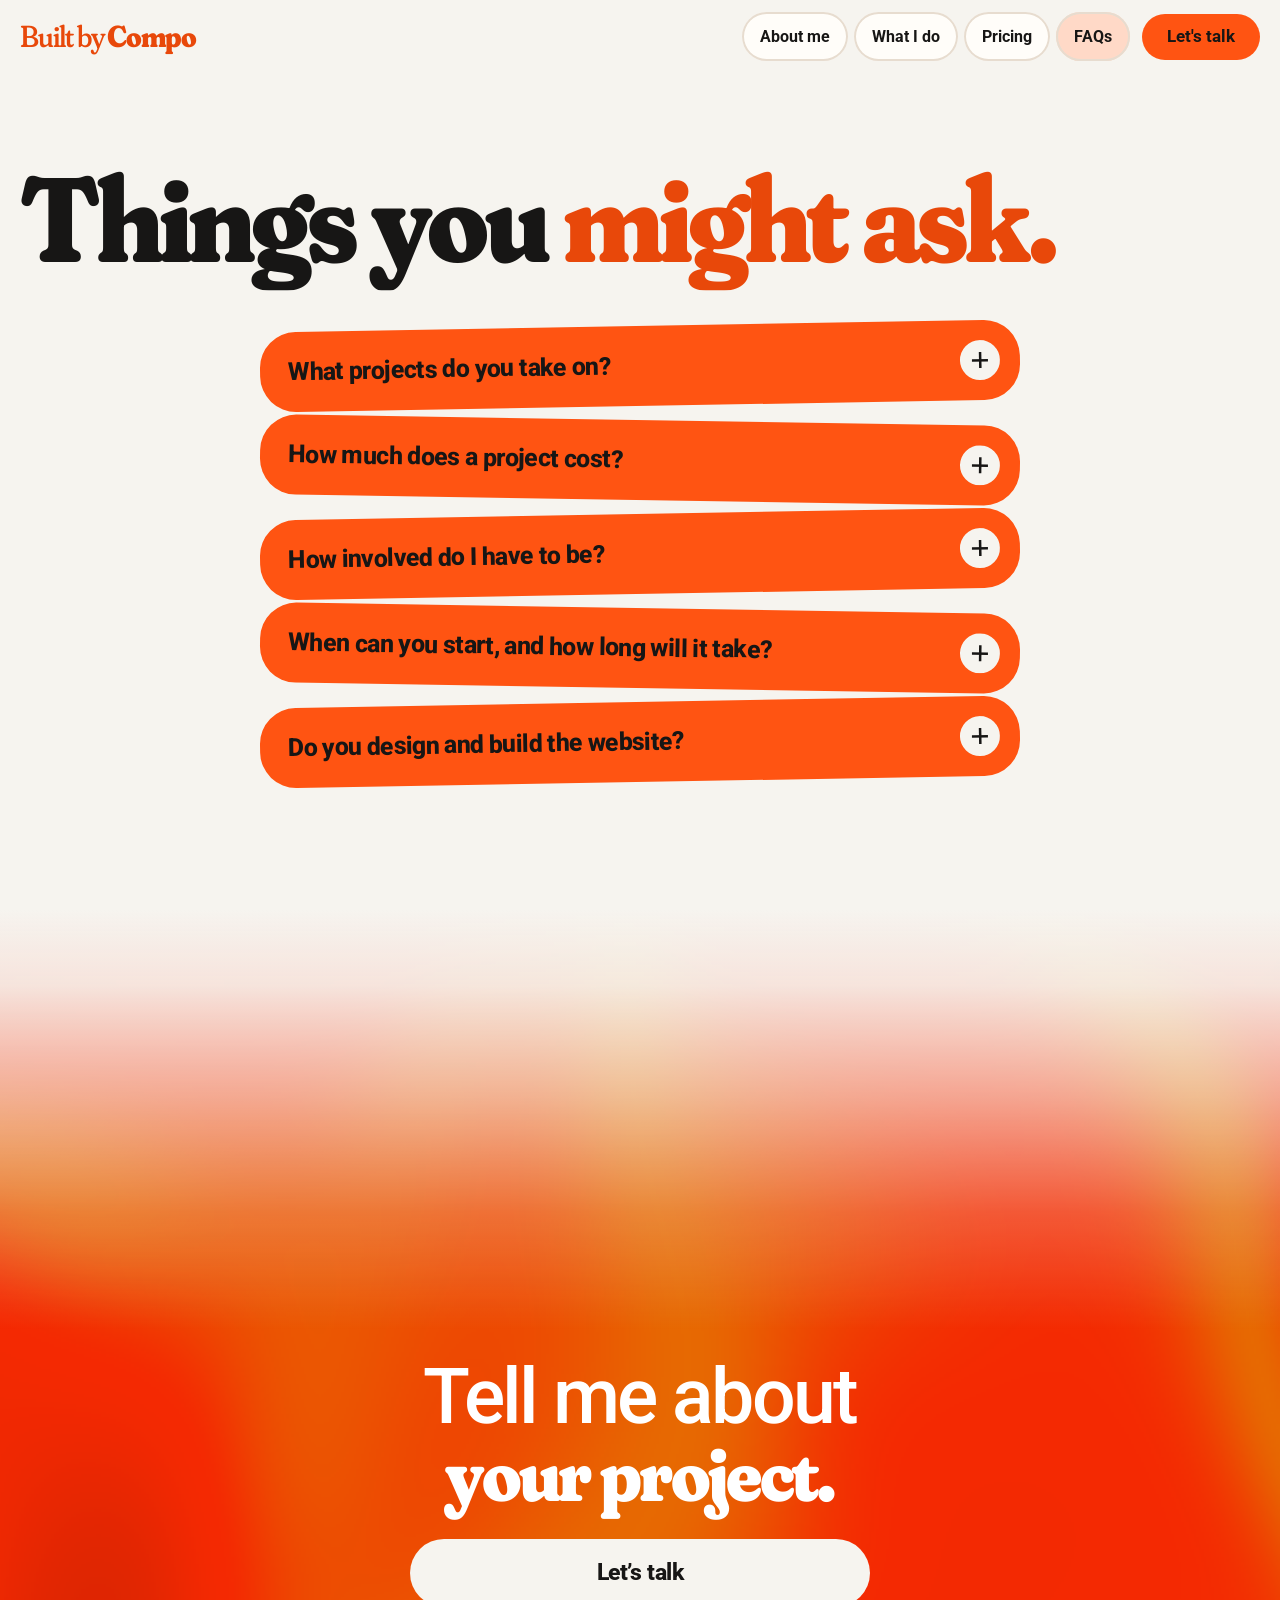
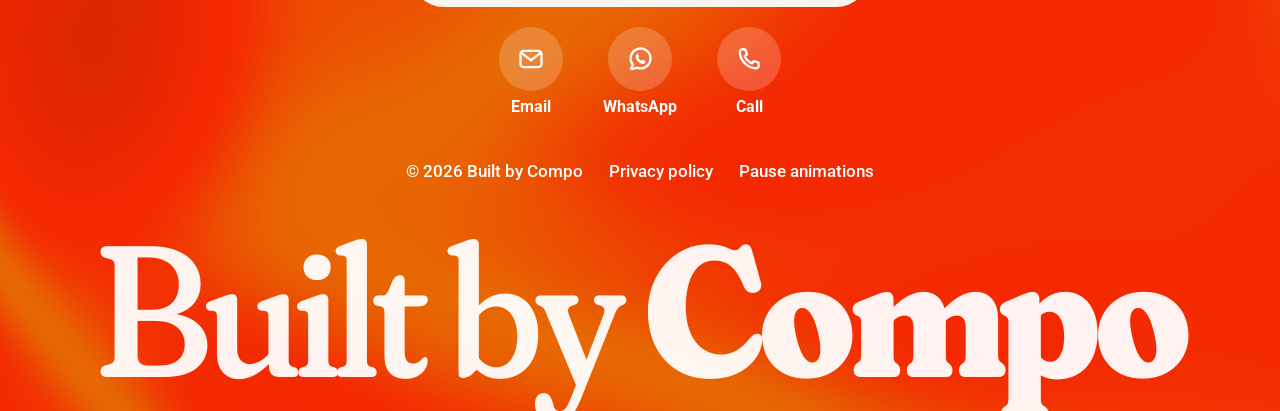
<file: faqs.html>
<!doctype html>
<html lang="en-GB" class="no-js">
<head>
<meta charset="utf-8">
<meta name="viewport" content="width=device-width, initial-scale=1, viewport-fit=cover">
<title>FAQs · Built by Compo</title>
<meta name="description" content="Answers to common questions about working with Built by Compo: what I take on, what it costs, how involved you need to be and how long it takes.">
<link rel="canonical" href="https://builtbycompo.co.uk/faqs">
<meta name="theme-color" content="#f6f4ef">
<meta property="og:type" content="website">
<meta property="og:site_name" content="Built by Compo">
<meta property="og:title" content="FAQs · Built by Compo">
<meta property="og:description" content="Answers to common questions about working with Built by Compo: what I take on, what it costs, how involved you need to be and how long it takes.">
<meta property="og:url" content="https://builtbycompo.co.uk/faqs">
<meta property="og:image" content="https://builtbycompo.co.uk/img/og-4.jpg">
<meta property="og:image:width" content="1200">
<meta property="og:image:height" content="630">
<meta property="og:image:alt" content="Built by Compo. Bespoke websites for small businesses.">
<meta name="twitter:card" content="summary_large_image">
<link rel="icon" href="favicon.ico" sizes="32x32">
<link rel="icon" href="icon-192.png" type="image/png" sizes="192x192">
<link rel="apple-touch-icon" href="apple-touch-icon.png">
<link rel="manifest" href="site.webmanifest">
<link rel="preload" href="fonts/soft-serif-standin.woff" as="font" type="font/woff" crossorigin>
<link rel="preload" href="fonts/roboto.woff" as="font" type="font/woff" crossorigin>
<link rel="stylesheet" href="css/site.css?v=093ecd46">
<script>(function(){try{var r=document.referrer,same=r&&new URL(r).host===location.host;if(!same&&!(window.matchMedia&&matchMedia("(prefers-reduced-motion: reduce)").matches))document.documentElement.classList.add("intro")}catch(e){}})()</script>
<script type="application/ld+json">{"@context": "https://schema.org", "@type": "FAQPage", "mainEntity": [{"@type": "Question", "name": "What projects do you take on?", "acceptedAnswer": {"@type": "Answer", "text": "Websites for small businesses, sole traders and local services. That could be a simple three-page site or something with custom tools, like a quiz or a booking helper. If you're not sure whether your idea fits, ask me. I'll tell you straight if I'm not the right person for it."}}, {"@type": "Question", "name": "How much does a project cost?", "acceptedAnswer": {"@type": "Answer", "text": "My pricing page shows the starting price for each type of build and for the monthly plans. Bespoke projects vary, so those prices depend on what you need. Take a look at the pricing page or start a conversation, and I'll give you one fixed price before anything begins."}}, {"@type": "Question", "name": "How involved do I have to be?", "acceptedAnswer": {"@type": "Answer", "text": "Not very. I need your knowledge of your business, the facts and your feedback. I do the rest. You'll get a private preview link while I build, and two rounds of changes are included."}}, {"@type": "Question", "name": "When can you start, and how long will it take?", "acceptedAnswer": {"@type": "Answer", "text": "It depends on the size of the project and what I already have booked in. Once we've talked, I'll give you an accurate start date and timeframe in writing with your quote. The clock starts when I have your wording and photos, so having those ready is the quickest way to a finished site."}}, {"@type": "Question", "name": "Do you design and build the website?", "acceptedAnswer": {"@type": "Answer", "text": "Yes. I design it, build it, host it and look after it. One person from start to finish. On a care plan I also run a health check every month and make your updates for you, so the site keeps running well."}}]}</script>
</head>
<body>
<a class="skip" href="#main">Skip to content</a>
<div class="intro-cover" aria-hidden="true"><canvas class="liquid" data-strength="0.3"></canvas><span>Built by <b>Compo</b></span></div>
<header class="site-head">
  <div class="wrap">
    <a class="logo" href="./" aria-label="Built by Compo, home">Built by <b>Compo</b></a>
    <button class="menu-btn" type="button" aria-expanded="false" aria-controls="nav" aria-label="Open menu"><span class="bars" aria-hidden="true"><i></i><i></i><i></i></span></button>
    <nav class="nav" id="nav" aria-label="Main"><canvas class="liquid" data-strength="0.3" aria-hidden="true"></canvas><a href="about.html">About me</a><a href="what-i-do.html">What I do</a><a href="pricing.html">Pricing</a><a href="faqs.html" aria-current="page">FAQs</a><a class="btn" href="contact.html">Let's talk</a></nav>
  </div>
</header>
<main id="main">
<section class="page-hero">
  <div class="wrap">
    <h1 class="wipe">Things you <span class="coop">might ask.</span></h1>
  </div>
</section>
<section style="padding-top:0">
  <div class="wrap narrow">
    <div class="faq">
      <details class="reveal" name="faq"><summary>What projects do you take on?</summary><div class="ans"><p>Websites for small businesses, sole traders and local services. That could be a simple three-page site or something with custom tools, like a quiz or a booking helper.</p><p>If you're not sure whether your idea fits, ask me. I'll tell you straight if I'm not the right person for it.</p></div></details><details class="reveal" name="faq"><summary>How much does a project cost?</summary><div class="ans"><p>My <a href="pricing.html">pricing page</a> shows the starting price for each type of build and for the monthly plans.</p><p>Bespoke projects vary, so those prices depend on what you need. Take a look at the pricing page or start a conversation, and I'll give you one fixed price before anything begins.</p></div></details><details class="reveal" name="faq"><summary>How involved do I have to be?</summary><div class="ans"><p>Not very. I need your knowledge of your business, the facts and your feedback. I do the rest.</p><p>You'll get a private preview link while I build, and two rounds of changes are included.</p></div></details><details class="reveal" name="faq"><summary>When can you start, and how long will it take?</summary><div class="ans"><p>It depends on the size of the project and what I already have booked in. Once we've talked, I'll give you an accurate start date and timeframe in writing with your quote.</p><p>The clock starts when I have your wording and photos, so having those ready is the quickest way to a finished site.</p></div></details><details class="reveal" name="faq"><summary>Do you design and build the website?</summary><div class="ans"><p>Yes. I design it, build it, host it and look after it. One person from start to finish.</p><p>On a care plan I also run a health check every month and make your updates for you, so the site keeps running well.</p></div></details>
    </div>
  </div>
</section>
</main>
<footer class="site-foot">
  <canvas class="liquid" data-strength="0.3" aria-hidden="true"></canvas>
  <div class="wrap">
    <div class="foot-talk">
      <h2>Tell me about <b>your project.</b></h2>
      <a class="foot-btn solid" href="contact.html#project-form">Let&#8217;s talk</a>
      <div class="foot-icons">
        <a href="mailto:luke@builtbycompo.co.uk?subject=Website%20enquiry&body=Hi%20Compo%2C%0A%0AI%E2%80%99d%20like%20to%20talk%20about%20a%20website.%0A%0A" aria-label="Email me at luke@builtbycompo.co.uk"><svg viewBox="0 0 24 24" aria-hidden="true"><rect x="3" y="5" width="18" height="14" rx="3" fill="none" stroke="currentColor" stroke-width="2"/><path d="m4 7 8 6 8-6" fill="none" stroke="currentColor" stroke-width="2"/></svg><span>Email</span></a>
        <a href="https://wa.me/447517945561" rel="noopener" aria-label="WhatsApp me"><svg viewBox="0 0 24 24" aria-hidden="true"><path d="M5.99 16.97A8.5 8.5 0 1 1 9.32 19.38L3.8 21.2Z" fill="none" stroke="currentColor" stroke-width="2" stroke-linejoin="round"/><path d="M9.4 6.9c.45-.1.85.15 1 .55l.95 2.25c.12.3.05.65-.17.88l-.75.8c.75 1.45 1.9 2.65 3.35 3.4l.8-.78c.23-.22.58-.28.88-.15l2.25 1c.4.17.63.6.5 1.02l-.2.75c-.3 1-1.3 1.65-2.35 1.5-4.2-.6-7.45-3.85-8.05-8.05-.15-1.05.5-2.05 1.5-2.35z" fill="currentColor" transform="translate(12.5 11.6) scale(.8) translate(-12.9 -12.35)"/></svg><span>WhatsApp</span></a>
        <a href="tel:+447517945561" aria-label="Call me on 07517 945561"><svg viewBox="0 0 24 24" aria-hidden="true"><path d="M6.5 3.5 9 4l1.2 4-2 1.5a12 12 0 0 0 6.3 6.3l1.5-2 4 1.2.5 2.5c-.3 1.5-1.6 2.5-3.1 2.4C10.5 19.4 4.6 13.5 4.1 6.6 4 5.1 5 3.8 6.5 3.5z" fill="none" stroke="currentColor" stroke-width="2" stroke-linejoin="round"/></svg><span>Call</span></a>
      </div>
    </div>
    <p class="foot-small"><span>© 2026 Built by Compo</span><a href="privacy.html">Privacy policy</a><button class="motion-link" type="button" aria-pressed="false">Pause animations</button></p>
  </div>
  <a class="foot-logo" href="./" aria-label="Built by Compo, home">Built by <b>Compo</b></a>
</footer>
<script src="js/site.js?v=093ecd46"></script>
<script src="js/liquid.js?v=093ecd46"></script>
</body>
</html>
</file>
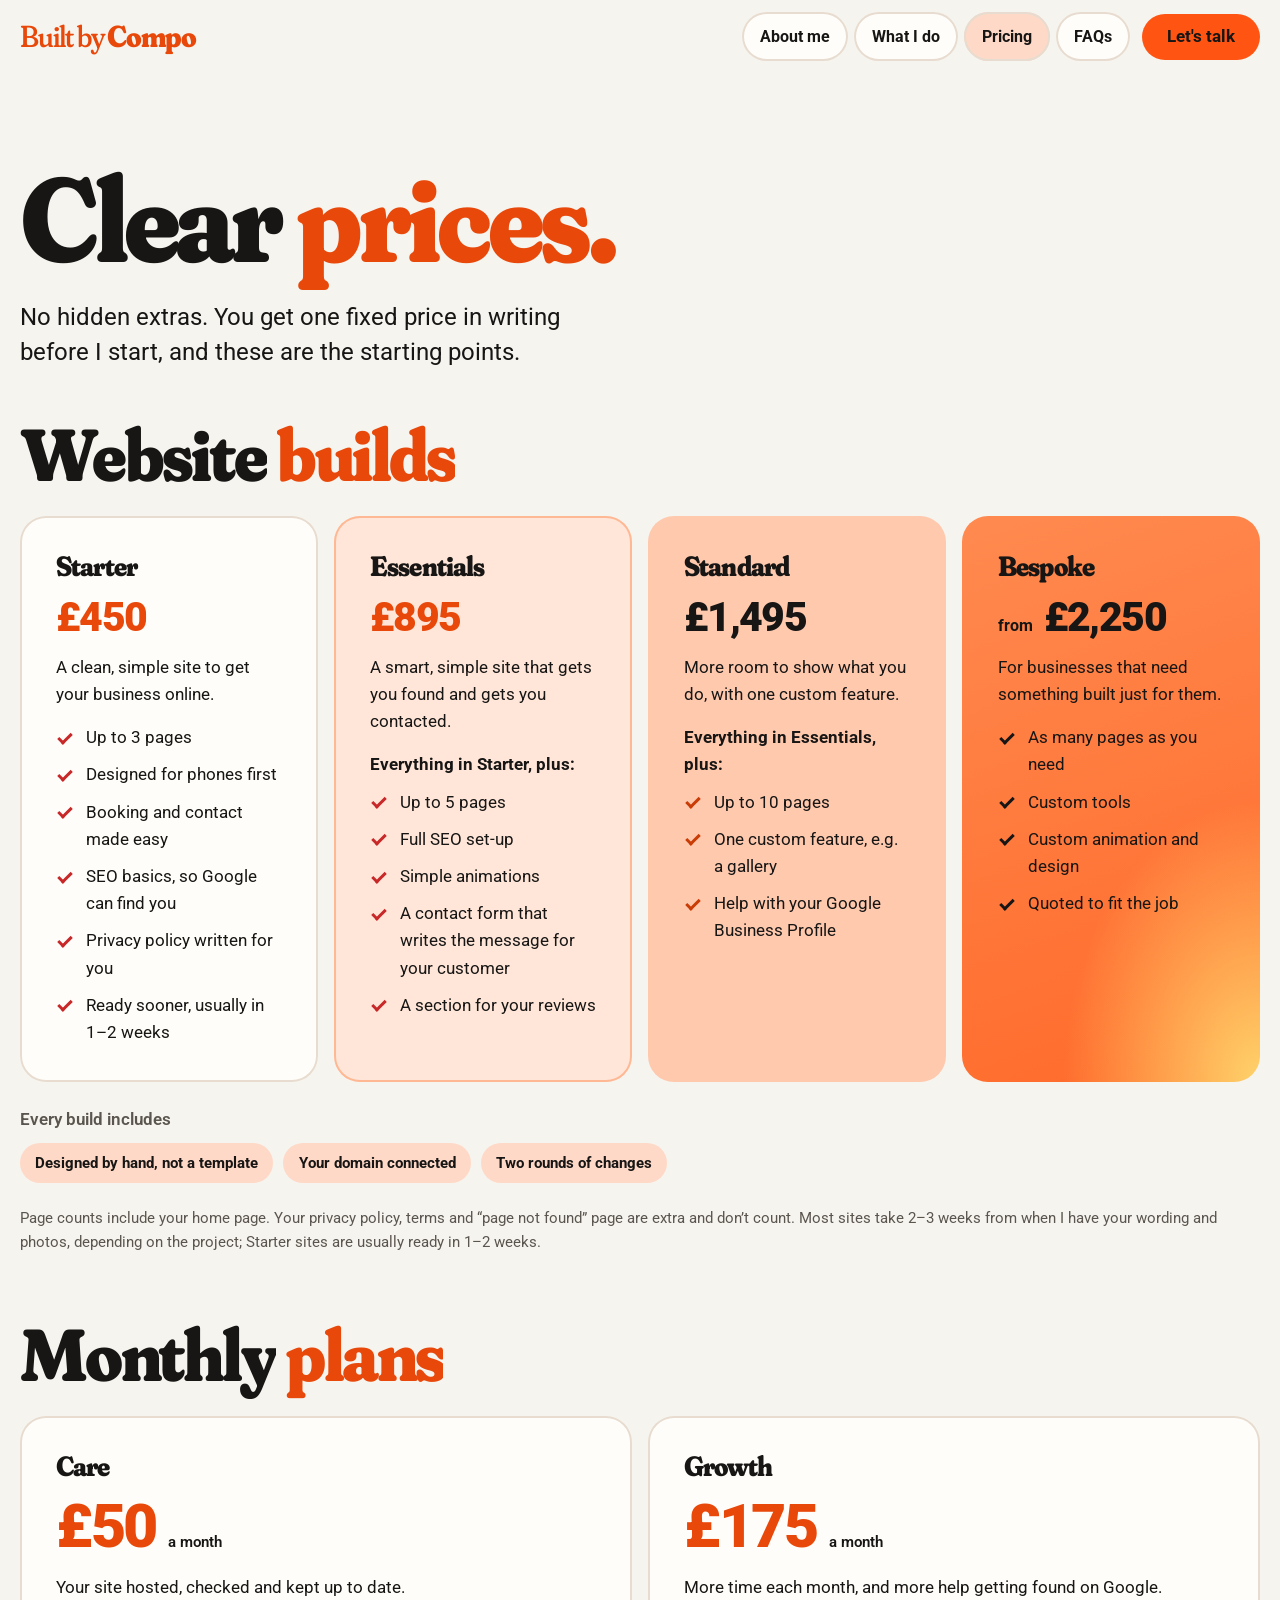
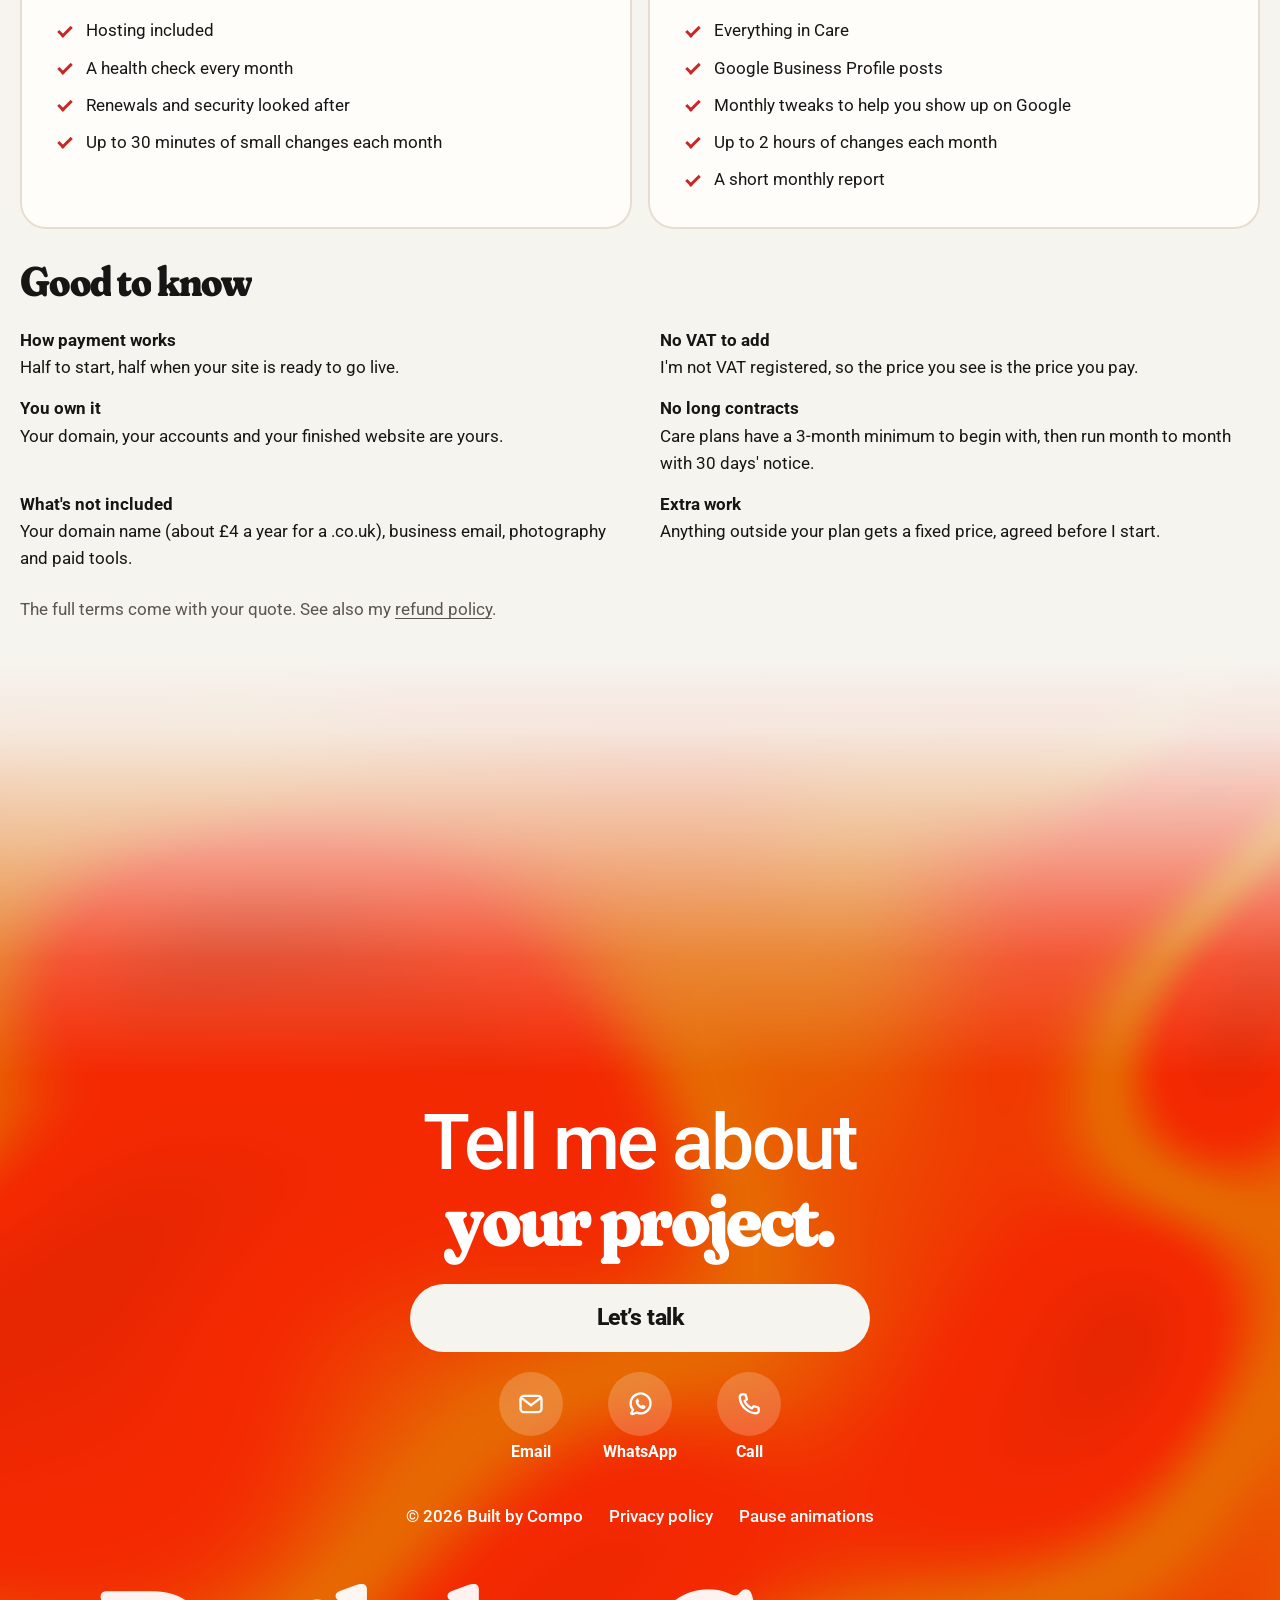
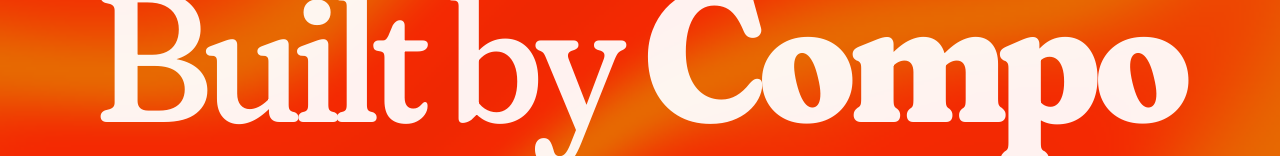
<file: pricing.html>
<!doctype html>
<html lang="en-GB" class="no-js">
<head>
<meta charset="utf-8">
<meta name="viewport" content="width=device-width, initial-scale=1, viewport-fit=cover">
<title>Pricing · Built by Compo</title>
<meta name="description" content="Clear website prices. Starter £450, Essentials £895, Standard £1,495, Bespoke from £2,250, with monthly care plans from £50. Fixed quotes before any work starts.">
<link rel="canonical" href="https://builtbycompo.co.uk/pricing">
<meta name="theme-color" content="#f6f4ef">
<meta property="og:type" content="website">
<meta property="og:site_name" content="Built by Compo">
<meta property="og:title" content="Pricing · Built by Compo">
<meta property="og:description" content="Clear website prices. Starter £450, Essentials £895, Standard £1,495, Bespoke from £2,250, with monthly care plans from £50. Fixed quotes before any work starts.">
<meta property="og:url" content="https://builtbycompo.co.uk/pricing">
<meta property="og:image" content="https://builtbycompo.co.uk/img/og-4.jpg">
<meta property="og:image:width" content="1200">
<meta property="og:image:height" content="630">
<meta property="og:image:alt" content="Built by Compo. Bespoke websites for small businesses.">
<meta name="twitter:card" content="summary_large_image">
<link rel="icon" href="favicon.ico" sizes="32x32">
<link rel="icon" href="icon-192.png" type="image/png" sizes="192x192">
<link rel="apple-touch-icon" href="apple-touch-icon.png">
<link rel="manifest" href="site.webmanifest">
<link rel="preload" href="fonts/soft-serif-standin.woff" as="font" type="font/woff" crossorigin>
<link rel="preload" href="fonts/roboto.woff" as="font" type="font/woff" crossorigin>
<link rel="stylesheet" href="css/site.css?v=093ecd46">
<script>(function(){try{var r=document.referrer,same=r&&new URL(r).host===location.host;if(!same&&!(window.matchMedia&&matchMedia("(prefers-reduced-motion: reduce)").matches))document.documentElement.classList.add("intro")}catch(e){}})()</script>

</head>
<body>
<a class="skip" href="#main">Skip to content</a>
<div class="intro-cover" aria-hidden="true"><canvas class="liquid" data-strength="0.3"></canvas><span>Built by <b>Compo</b></span></div>
<header class="site-head">
  <div class="wrap">
    <a class="logo" href="./" aria-label="Built by Compo, home">Built by <b>Compo</b></a>
    <button class="menu-btn" type="button" aria-expanded="false" aria-controls="nav" aria-label="Open menu"><span class="bars" aria-hidden="true"><i></i><i></i><i></i></span></button>
    <nav class="nav" id="nav" aria-label="Main"><canvas class="liquid" data-strength="0.3" aria-hidden="true"></canvas><a href="about.html">About me</a><a href="what-i-do.html">What I do</a><a href="pricing.html" aria-current="page">Pricing</a><a href="faqs.html">FAQs</a><a class="btn" href="contact.html">Let's talk</a></nav>
  </div>
</header>
<main id="main">
<section class="page-hero">
  <div class="wrap">
    <h1 class="wipe">Clear <span class="coop">prices.</span></h1>
    <p class="lede reveal" style="max-width:46ch">No hidden extras. You get one fixed price in writing before I start, and these are the starting points.</p>
  </div>
</section>

<section class="tight" style="padding-top:0" aria-labelledby="builds-h">
  <div class="wrap" style="display:grid;gap:24px">
    <h2 id="builds-h" class="reveal">Website <span class="coop">builds</span></h2>
    <div class="price-grid four">
      <article class="price reveal">
      <h3>Starter</h3>
      <p class="amt">£450</p>
      <p>A clean, simple site to get your business online.</p>
      <ul class="ticks"><li>Up to 3 pages</li><li>Designed for phones first</li><li>Booking and contact made easy</li><li>SEO basics, so Google can find you</li><li>Privacy policy written for you</li><li>Ready sooner, usually in 1–2 weeks</li></ul>
    </article>
      <article class="price soft reveal">
      <h3>Essentials</h3>
      <p class="amt">£895</p>
      <p>A smart, simple site that gets you found and gets you contacted.</p>
      <p class="plus">Everything in Starter, plus:</p><ul class="ticks"><li>Up to 5 pages</li><li>Full SEO set-up</li><li>Simple animations</li><li>A contact form that writes the message for your customer</li><li>A section for your reviews</li></ul>
    </article>
      <article class="price tier3 reveal">
      <h3>Standard</h3>
      <p class="amt">£1,495</p>
      <p>More room to show what you do, with one custom feature.</p>
      <p class="plus">Everything in Essentials, plus:</p><ul class="ticks"><li>Up to 10 pages</li><li>One custom feature, e.g. a gallery</li><li>Help with your Google Business Profile</li></ul>
    </article>
      <article class="price tier4 reveal">
      <h3>Bespoke</h3>
      <p class="amt"><small class="from">from</small> £2,250</p>
      <p>For businesses that need something built just for them.</p>
      <ul class="ticks"><li>As many pages as you need</li><li>Custom tools</li><li>Custom animation and design</li><li>Quoted to fit the job</li></ul>
    </article>
    </div>
    <div class="included reveal"><span class="muted">Every build includes</span><span class="chip">Designed by hand, not a template</span><span class="chip">Your domain connected</span><span class="chip">Two rounds of changes</span></div>
    <p class="small muted reveal">Page counts include your home page. Your privacy policy, terms and “page not found” page are extra and don’t count. Most sites take 2–3 weeks from when I have your wording and photos, depending on the project; Starter sites are usually ready in 1–2 weeks.</p>
  </div>
</section>


<section class="tight" aria-labelledby="care-h">
  <div class="wrap" style="display:grid;gap:24px">
    <h2 id="care-h" class="reveal">Monthly <span class="coop">plans</span></h2>
    <div class="price-grid two">
      <article class="price reveal">
      <h3>Care</h3>
      <p class="amt">£50 <small>a month</small></p>
      <p>Your site hosted, checked and kept up to date.</p>
      <ul class="ticks"><li>Hosting included</li><li>A health check every month</li><li>Renewals and security looked after</li><li>Up to 30 minutes of small changes each month</li></ul>
    </article>
      <article class="price reveal">
      <h3>Growth</h3>
      <p class="amt">£175 <small>a month</small></p>
      <p>More time each month, and more help getting found on Google.</p>
      <ul class="ticks"><li>Everything in Care</li><li>Google Business Profile posts</li><li>Monthly tweaks to help you show up on Google</li><li>Up to 2 hours of changes each month</li><li>A short monthly report</li></ul>
    </article>
    </div>
  </div>
</section>

<section class="tight" style="padding-top:0" aria-labelledby="know-h">
  <div class="wrap" style="display:grid;gap:24px">
    <h2 id="know-h" class="reveal" style="font-size:clamp(1.6rem,4vw,2.6rem)">Good to know</h2>
    <div class="notes">
      <div class="reveal"><b>How payment works</b>Half to start, half when your site is ready to go live.</div>
      <div class="reveal"><b>No VAT to add</b>I'm not VAT registered, so the price you see is the price you pay.</div>
      <div class="reveal"><b>You own it</b>Your domain, your accounts and your finished website are yours.</div>
      <div class="reveal"><b>No long contracts</b>Care plans have a 3-month minimum to begin with, then run month to month with 30 days' notice.</div>
      <div class="reveal"><b>What's not included</b>Your domain name (about £4 a year for a .co.uk), business email, photography and paid tools.</div>
      <div class="reveal"><b>Extra work</b>Anything outside your plan gets a fixed price, agreed before I start.</div>
    </div>
    <p class="muted reveal">The full terms come with your quote. See also my <a href="refunds.html">refund policy</a>.</p>
  </div>
</section>

</main>
<footer class="site-foot">
  <canvas class="liquid" data-strength="0.3" aria-hidden="true"></canvas>
  <div class="wrap">
    <div class="foot-talk">
      <h2>Tell me about <b>your project.</b></h2>
      <a class="foot-btn solid" href="contact.html#project-form">Let&#8217;s talk</a>
      <div class="foot-icons">
        <a href="mailto:luke@builtbycompo.co.uk?subject=Website%20enquiry&body=Hi%20Compo%2C%0A%0AI%E2%80%99d%20like%20to%20talk%20about%20a%20website.%0A%0A" aria-label="Email me at luke@builtbycompo.co.uk"><svg viewBox="0 0 24 24" aria-hidden="true"><rect x="3" y="5" width="18" height="14" rx="3" fill="none" stroke="currentColor" stroke-width="2"/><path d="m4 7 8 6 8-6" fill="none" stroke="currentColor" stroke-width="2"/></svg><span>Email</span></a>
        <a href="https://wa.me/447517945561" rel="noopener" aria-label="WhatsApp me"><svg viewBox="0 0 24 24" aria-hidden="true"><path d="M5.99 16.97A8.5 8.5 0 1 1 9.32 19.38L3.8 21.2Z" fill="none" stroke="currentColor" stroke-width="2" stroke-linejoin="round"/><path d="M9.4 6.9c.45-.1.85.15 1 .55l.95 2.25c.12.3.05.65-.17.88l-.75.8c.75 1.45 1.9 2.65 3.35 3.4l.8-.78c.23-.22.58-.28.88-.15l2.25 1c.4.17.63.6.5 1.02l-.2.75c-.3 1-1.3 1.65-2.35 1.5-4.2-.6-7.45-3.85-8.05-8.05-.15-1.05.5-2.05 1.5-2.35z" fill="currentColor" transform="translate(12.5 11.6) scale(.8) translate(-12.9 -12.35)"/></svg><span>WhatsApp</span></a>
        <a href="tel:+447517945561" aria-label="Call me on 07517 945561"><svg viewBox="0 0 24 24" aria-hidden="true"><path d="M6.5 3.5 9 4l1.2 4-2 1.5a12 12 0 0 0 6.3 6.3l1.5-2 4 1.2.5 2.5c-.3 1.5-1.6 2.5-3.1 2.4C10.5 19.4 4.6 13.5 4.1 6.6 4 5.1 5 3.8 6.5 3.5z" fill="none" stroke="currentColor" stroke-width="2" stroke-linejoin="round"/></svg><span>Call</span></a>
      </div>
    </div>
    <p class="foot-small"><span>© 2026 Built by Compo</span><a href="privacy.html">Privacy policy</a><button class="motion-link" type="button" aria-pressed="false">Pause animations</button></p>
  </div>
  <a class="foot-logo" href="./" aria-label="Built by Compo, home">Built by <b>Compo</b></a>
</footer>
<script src="js/site.js?v=093ecd46"></script>
<script src="js/liquid.js?v=093ecd46"></script>
</body>
</html>
</file>
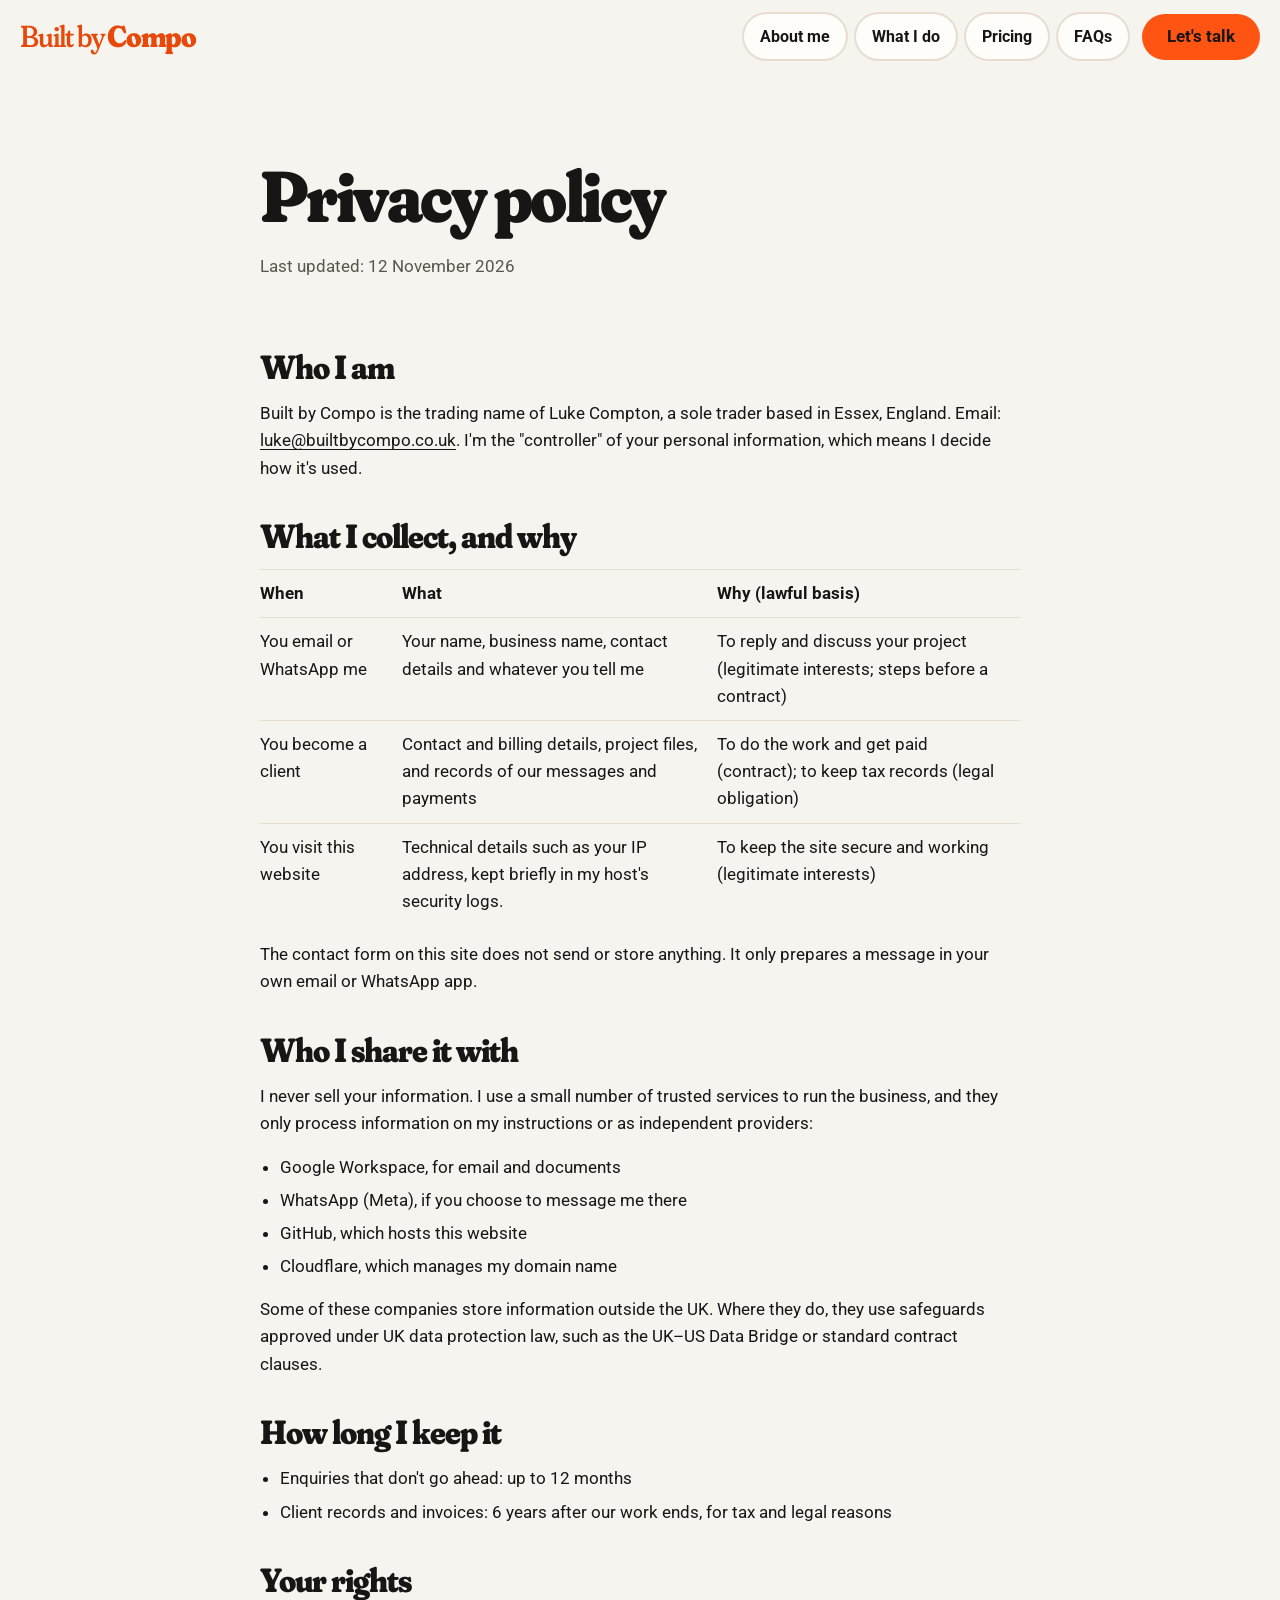
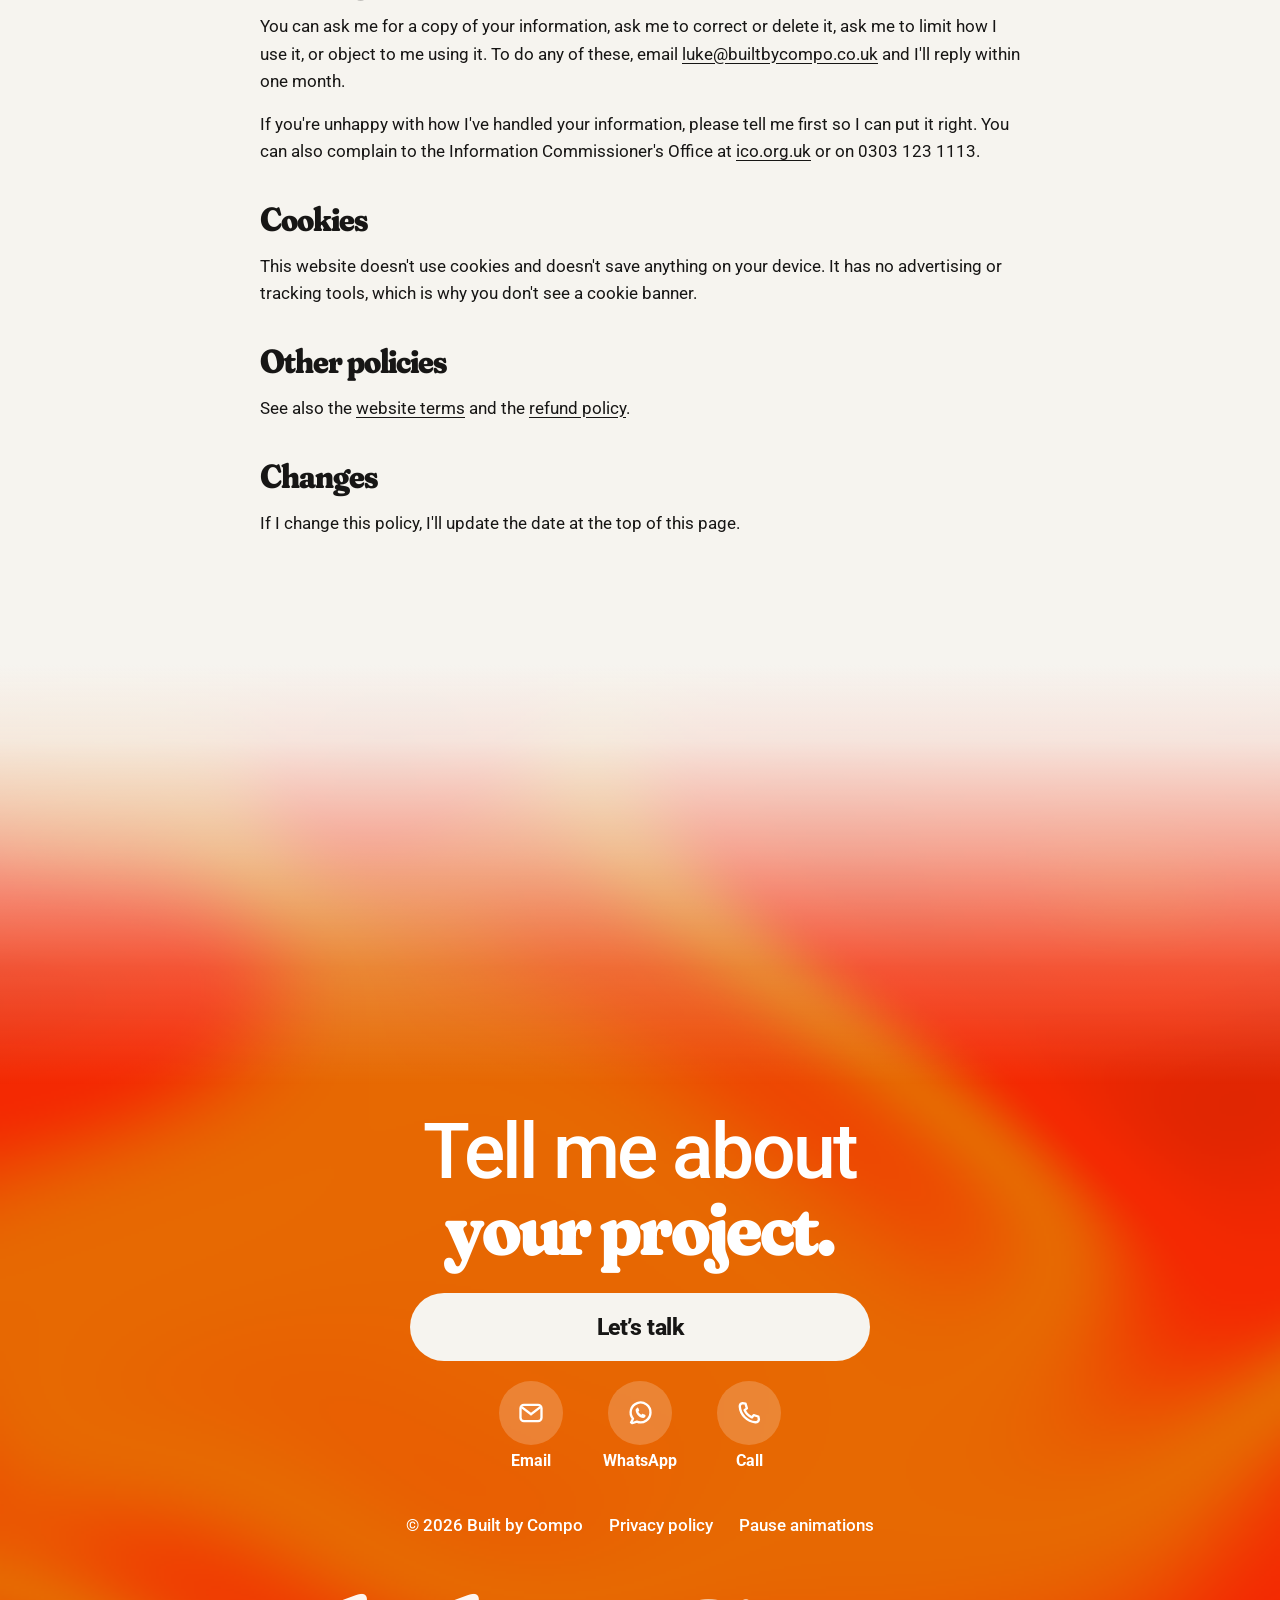
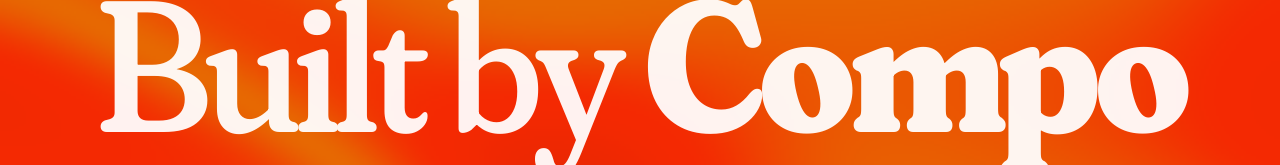
<file: privacy.html>
<!doctype html>
<html lang="en-GB" class="no-js">
<head>
<meta charset="utf-8">
<meta name="viewport" content="width=device-width, initial-scale=1, viewport-fit=cover">
<title>Privacy policy · Built by Compo</title>
<meta name="description" content="How Built by Compo collects, uses and protects your personal information.">
<link rel="canonical" href="https://builtbycompo.co.uk/privacy">
<meta name="theme-color" content="#f6f4ef">
<meta property="og:type" content="website">
<meta property="og:site_name" content="Built by Compo">
<meta property="og:title" content="Privacy policy · Built by Compo">
<meta property="og:description" content="How Built by Compo collects, uses and protects your personal information.">
<meta property="og:url" content="https://builtbycompo.co.uk/privacy">
<meta property="og:image" content="https://builtbycompo.co.uk/img/og-4.jpg">
<meta property="og:image:width" content="1200">
<meta property="og:image:height" content="630">
<meta property="og:image:alt" content="Built by Compo. Bespoke websites for small businesses.">
<meta name="twitter:card" content="summary_large_image">
<link rel="icon" href="favicon.ico" sizes="32x32">
<link rel="icon" href="icon-192.png" type="image/png" sizes="192x192">
<link rel="apple-touch-icon" href="apple-touch-icon.png">
<link rel="manifest" href="site.webmanifest">
<link rel="preload" href="fonts/soft-serif-standin.woff" as="font" type="font/woff" crossorigin>
<link rel="preload" href="fonts/roboto.woff" as="font" type="font/woff" crossorigin>
<link rel="stylesheet" href="css/site.css?v=093ecd46">
<script>(function(){try{var r=document.referrer,same=r&&new URL(r).host===location.host;if(!same&&!(window.matchMedia&&matchMedia("(prefers-reduced-motion: reduce)").matches))document.documentElement.classList.add("intro")}catch(e){}})()</script>

</head>
<body>
<a class="skip" href="#main">Skip to content</a>
<div class="intro-cover" aria-hidden="true"><canvas class="liquid" data-strength="0.3"></canvas><span>Built by <b>Compo</b></span></div>
<header class="site-head">
  <div class="wrap">
    <a class="logo" href="./" aria-label="Built by Compo, home">Built by <b>Compo</b></a>
    <button class="menu-btn" type="button" aria-expanded="false" aria-controls="nav" aria-label="Open menu"><span class="bars" aria-hidden="true"><i></i><i></i><i></i></span></button>
    <nav class="nav" id="nav" aria-label="Main"><canvas class="liquid" data-strength="0.3" aria-hidden="true"></canvas><a href="about.html">About me</a><a href="what-i-do.html">What I do</a><a href="pricing.html">Pricing</a><a href="faqs.html">FAQs</a><a class="btn" href="contact.html">Let's talk</a></nav>
  </div>
</header>
<main id="main">
<section class="page-hero"><div class="wrap narrow"><h1 style="font-size:clamp(2.2rem,7vw,4.5rem)">Privacy policy</h1><p class="muted">Last updated: 12 November 2026</p></div></section>
<section style="padding-top:0"><div class="wrap narrow legal">
<h2>Who I am</h2>
<p>Built by Compo is the trading name of Luke Compton, a sole trader based in Essex, England. Email: <a href="mailto:luke@builtbycompo.co.uk">luke@builtbycompo.co.uk</a>. I'm the "controller" of your personal information, which means I decide how it's used.</p>
<h2>What I collect, and why</h2>
<div class="scroll-x"><table>
<tr><th>When</th><th>What</th><th>Why (lawful basis)</th></tr>
<tr><td>You email or WhatsApp me</td><td>Your name, business name, contact details and whatever you tell me</td><td>To reply and discuss your project (legitimate interests; steps before a contract)</td></tr>
<tr><td>You become a client</td><td>Contact and billing details, project files, and records of our messages and payments</td><td>To do the work and get paid (contract); to keep tax records (legal obligation)</td></tr>
<tr><td>You visit this website</td><td>Technical details such as your IP address, kept briefly in my host's security logs.</td><td>To keep the site secure and working (legitimate interests)</td></tr>
</table></div>
<p>The contact form on this site does not send or store anything. It only prepares a message in your own email or WhatsApp app.</p>
<h2>Who I share it with</h2>
<p>I never sell your information. I use a small number of trusted services to run the business, and they only process information on my instructions or as independent providers:</p>
<ul>
<li>Google Workspace, for email and documents</li>
<li>WhatsApp (Meta), if you choose to message me there</li>
<li>GitHub, which hosts this website</li>
<li>Cloudflare, which manages my domain name</li>
</ul>
<p>Some of these companies store information outside the UK. Where they do, they use safeguards approved under UK data protection law, such as the UK–US Data Bridge or standard contract clauses.</p>
<h2>How long I keep it</h2>
<ul>
<li>Enquiries that don't go ahead: up to 12 months</li>
<li>Client records and invoices: 6 years after our work ends, for tax and legal reasons</li>
</ul>
<h2>Your rights</h2>
<p>You can ask me for a copy of your information, ask me to correct or delete it, ask me to limit how I use it, or object to me using it. To do any of these, email <a href="mailto:luke@builtbycompo.co.uk">luke@builtbycompo.co.uk</a> and I'll reply within one month.</p>
<p>If you're unhappy with how I've handled your information, please tell me first so I can put it right. You can also complain to the Information Commissioner's Office at <a href="https://ico.org.uk/make-a-complaint/" rel="noopener">ico.org.uk</a> or on 0303 123 1113.</p>
<h2 id="cookies">Cookies</h2>
<p>This website doesn't use cookies and doesn't save anything on your device. It has no advertising or tracking tools, which is why you don't see a cookie banner.</p>
<h2>Other policies</h2>
<p>See also the <a href="terms.html">website terms</a> and the <a href="refunds.html">refund policy</a>.</p>
<h2>Changes</h2>
<p>If I change this policy, I'll update the date at the top of this page.</p>
</div></section></main>
<footer class="site-foot">
  <canvas class="liquid" data-strength="0.3" aria-hidden="true"></canvas>
  <div class="wrap">
    <div class="foot-talk">
      <h2>Tell me about <b>your project.</b></h2>
      <a class="foot-btn solid" href="contact.html#project-form">Let&#8217;s talk</a>
      <div class="foot-icons">
        <a href="mailto:luke@builtbycompo.co.uk?subject=Website%20enquiry&body=Hi%20Compo%2C%0A%0AI%E2%80%99d%20like%20to%20talk%20about%20a%20website.%0A%0A" aria-label="Email me at luke@builtbycompo.co.uk"><svg viewBox="0 0 24 24" aria-hidden="true"><rect x="3" y="5" width="18" height="14" rx="3" fill="none" stroke="currentColor" stroke-width="2"/><path d="m4 7 8 6 8-6" fill="none" stroke="currentColor" stroke-width="2"/></svg><span>Email</span></a>
        <a href="https://wa.me/447517945561" rel="noopener" aria-label="WhatsApp me"><svg viewBox="0 0 24 24" aria-hidden="true"><path d="M5.99 16.97A8.5 8.5 0 1 1 9.32 19.38L3.8 21.2Z" fill="none" stroke="currentColor" stroke-width="2" stroke-linejoin="round"/><path d="M9.4 6.9c.45-.1.85.15 1 .55l.95 2.25c.12.3.05.65-.17.88l-.75.8c.75 1.45 1.9 2.65 3.35 3.4l.8-.78c.23-.22.58-.28.88-.15l2.25 1c.4.17.63.6.5 1.02l-.2.75c-.3 1-1.3 1.65-2.35 1.5-4.2-.6-7.45-3.85-8.05-8.05-.15-1.05.5-2.05 1.5-2.35z" fill="currentColor" transform="translate(12.5 11.6) scale(.8) translate(-12.9 -12.35)"/></svg><span>WhatsApp</span></a>
        <a href="tel:+447517945561" aria-label="Call me on 07517 945561"><svg viewBox="0 0 24 24" aria-hidden="true"><path d="M6.5 3.5 9 4l1.2 4-2 1.5a12 12 0 0 0 6.3 6.3l1.5-2 4 1.2.5 2.5c-.3 1.5-1.6 2.5-3.1 2.4C10.5 19.4 4.6 13.5 4.1 6.6 4 5.1 5 3.8 6.5 3.5z" fill="none" stroke="currentColor" stroke-width="2" stroke-linejoin="round"/></svg><span>Call</span></a>
      </div>
    </div>
    <p class="foot-small"><span>© 2026 Built by Compo</span><a href="privacy.html">Privacy policy</a><button class="motion-link" type="button" aria-pressed="false">Pause animations</button></p>
  </div>
  <a class="foot-logo" href="./" aria-label="Built by Compo, home">Built by <b>Compo</b></a>
</footer>
<script src="js/site.js?v=093ecd46"></script>
<script src="js/liquid.js?v=093ecd46"></script>
</body>
</html>
</file>
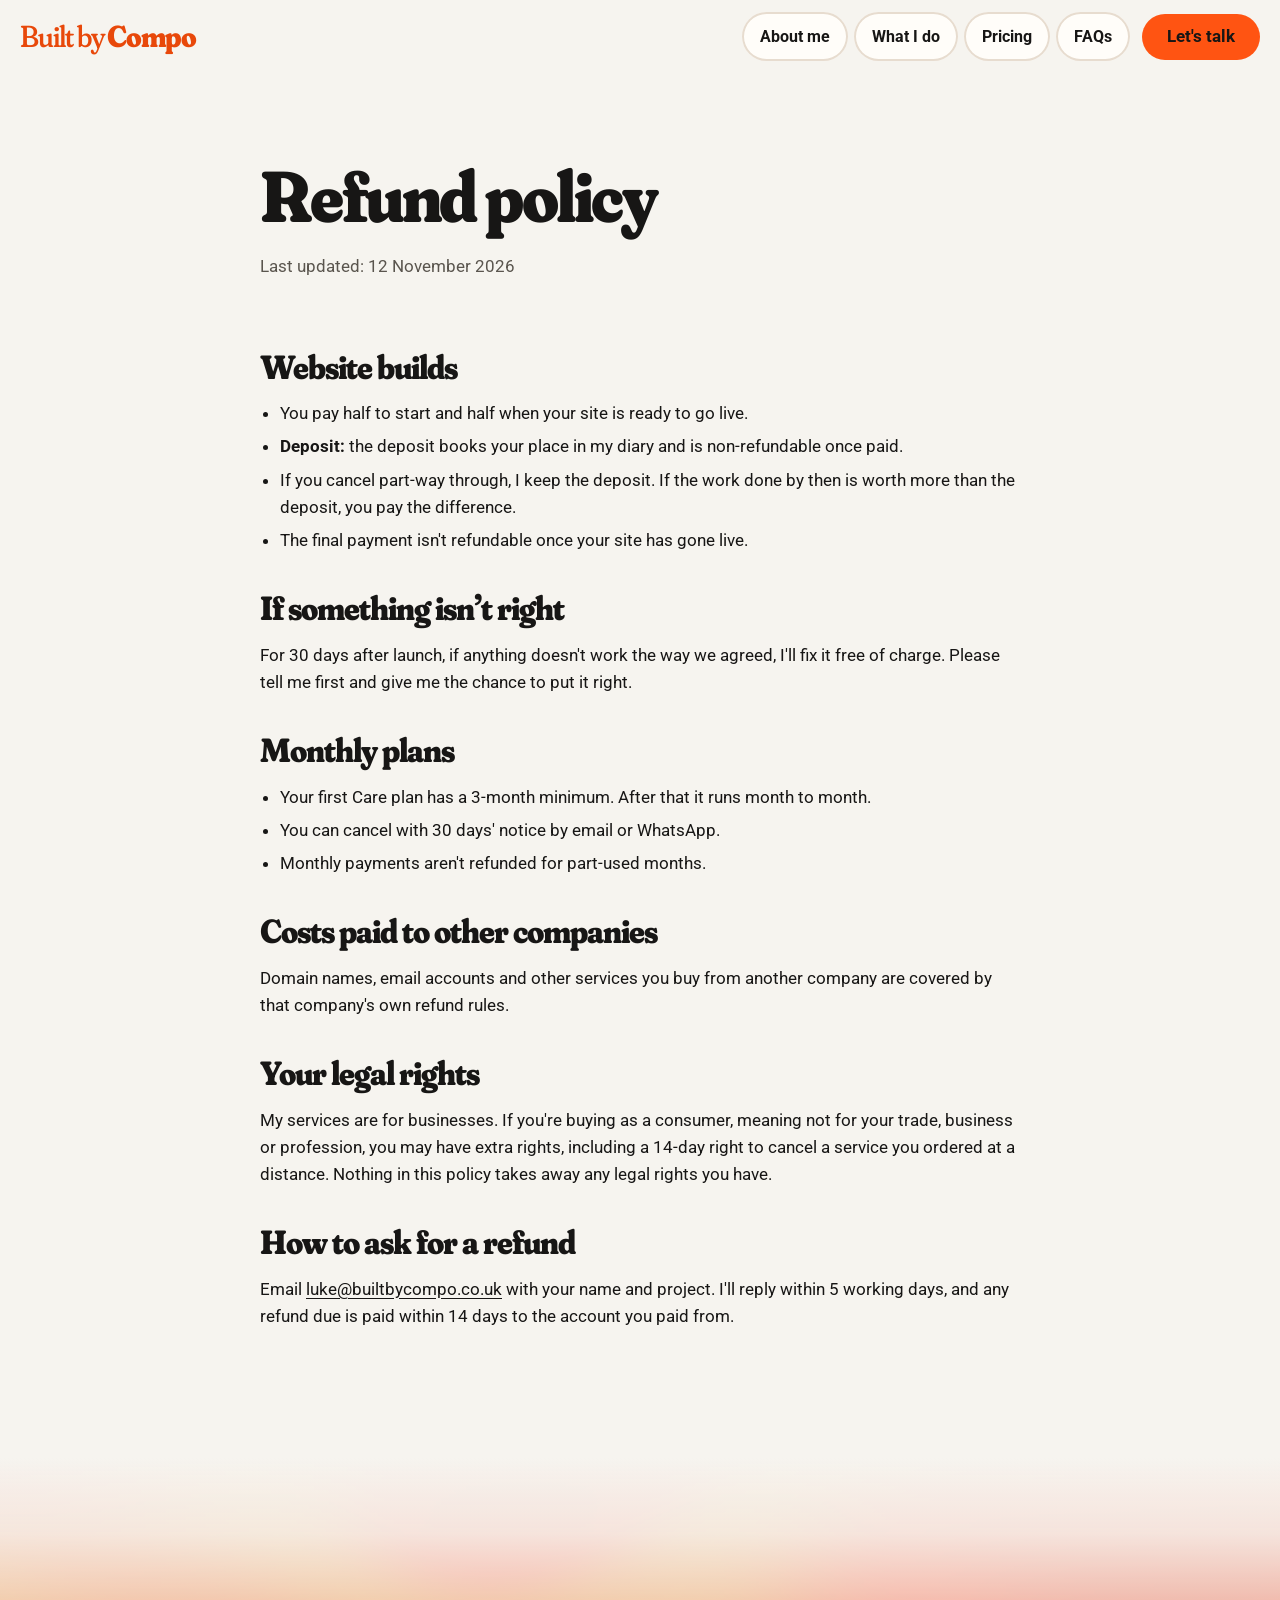
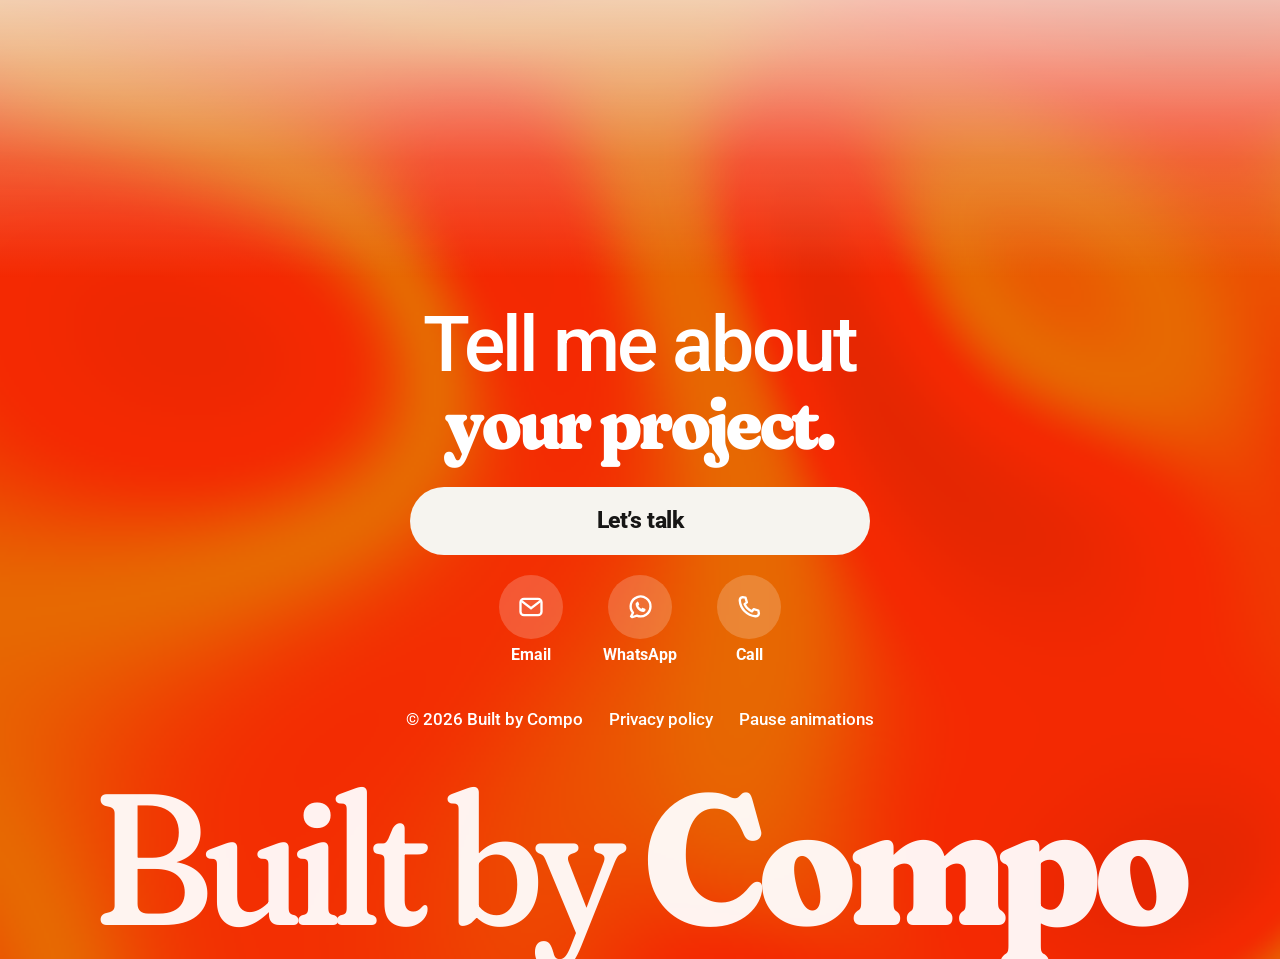
<file: refunds.html>
<!doctype html>
<html lang="en-GB" class="no-js">
<head>
<meta charset="utf-8">
<meta name="viewport" content="width=device-width, initial-scale=1, viewport-fit=cover">
<title>Refund policy · Built by Compo</title>
<meta name="description" content="How deposits, payments, cancellations and refunds work at Built by Compo.">
<link rel="canonical" href="https://builtbycompo.co.uk/refunds">
<meta name="theme-color" content="#f6f4ef">
<meta property="og:type" content="website">
<meta property="og:site_name" content="Built by Compo">
<meta property="og:title" content="Refund policy · Built by Compo">
<meta property="og:description" content="How deposits, payments, cancellations and refunds work at Built by Compo.">
<meta property="og:url" content="https://builtbycompo.co.uk/refunds">
<meta property="og:image" content="https://builtbycompo.co.uk/img/og-4.jpg">
<meta property="og:image:width" content="1200">
<meta property="og:image:height" content="630">
<meta property="og:image:alt" content="Built by Compo. Bespoke websites for small businesses.">
<meta name="twitter:card" content="summary_large_image">
<link rel="icon" href="favicon.ico" sizes="32x32">
<link rel="icon" href="icon-192.png" type="image/png" sizes="192x192">
<link rel="apple-touch-icon" href="apple-touch-icon.png">
<link rel="manifest" href="site.webmanifest">
<link rel="preload" href="fonts/soft-serif-standin.woff" as="font" type="font/woff" crossorigin>
<link rel="preload" href="fonts/roboto.woff" as="font" type="font/woff" crossorigin>
<link rel="stylesheet" href="css/site.css?v=093ecd46">
<script>(function(){try{var r=document.referrer,same=r&&new URL(r).host===location.host;if(!same&&!(window.matchMedia&&matchMedia("(prefers-reduced-motion: reduce)").matches))document.documentElement.classList.add("intro")}catch(e){}})()</script>

</head>
<body>
<a class="skip" href="#main">Skip to content</a>
<div class="intro-cover" aria-hidden="true"><canvas class="liquid" data-strength="0.3"></canvas><span>Built by <b>Compo</b></span></div>
<header class="site-head">
  <div class="wrap">
    <a class="logo" href="./" aria-label="Built by Compo, home">Built by <b>Compo</b></a>
    <button class="menu-btn" type="button" aria-expanded="false" aria-controls="nav" aria-label="Open menu"><span class="bars" aria-hidden="true"><i></i><i></i><i></i></span></button>
    <nav class="nav" id="nav" aria-label="Main"><canvas class="liquid" data-strength="0.3" aria-hidden="true"></canvas><a href="about.html">About me</a><a href="what-i-do.html">What I do</a><a href="pricing.html">Pricing</a><a href="faqs.html">FAQs</a><a class="btn" href="contact.html">Let's talk</a></nav>
  </div>
</header>
<main id="main">
<section class="page-hero"><div class="wrap narrow"><h1 style="font-size:clamp(2.2rem,7vw,4.5rem)">Refund policy</h1><p class="muted">Last updated: 12 November 2026</p></div></section>
<section style="padding-top:0"><div class="wrap narrow legal">
<h2>Website builds</h2>
<ul>
<li>You pay half to start and half when your site is ready to go live.</li>
<li><b>Deposit:</b> the deposit books your place in my diary and is non-refundable once paid.</li>
<li>If you cancel part-way through, I keep the deposit. If the work done by then is worth more than the deposit, you pay the difference.</li>
<li>The final payment isn't refundable once your site has gone live.</li>
</ul>
<h2>If something isn’t right</h2>
<p>For 30 days after launch, if anything doesn't work the way we agreed, I'll fix it free of charge. Please tell me first and give me the chance to put it right.</p>
<h2>Monthly plans</h2>
<ul>
<li>Your first Care plan has a 3-month minimum. After that it runs month to month.</li>
<li>You can cancel with 30 days' notice by email or WhatsApp.</li>
<li>Monthly payments aren't refunded for part-used months.</li>
</ul>
<h2>Costs paid to other companies</h2>
<p>Domain names, email accounts and other services you buy from another company are covered by that company's own refund rules.</p>
<h2>Your legal rights</h2>
<p>My services are for businesses. If you're buying as a consumer, meaning not for your trade, business or profession, you may have extra rights, including a 14-day right to cancel a service you ordered at a distance. Nothing in this policy takes away any legal rights you have.</p>
<h2>How to ask for a refund</h2>
<p>Email <a href="mailto:luke@builtbycompo.co.uk">luke@builtbycompo.co.uk</a> with your name and project. I'll reply within 5 working days, and any refund due is paid within 14 days to the account you paid from.</p>
</div></section></main>
<footer class="site-foot">
  <canvas class="liquid" data-strength="0.3" aria-hidden="true"></canvas>
  <div class="wrap">
    <div class="foot-talk">
      <h2>Tell me about <b>your project.</b></h2>
      <a class="foot-btn solid" href="contact.html#project-form">Let&#8217;s talk</a>
      <div class="foot-icons">
        <a href="mailto:luke@builtbycompo.co.uk?subject=Website%20enquiry&body=Hi%20Compo%2C%0A%0AI%E2%80%99d%20like%20to%20talk%20about%20a%20website.%0A%0A" aria-label="Email me at luke@builtbycompo.co.uk"><svg viewBox="0 0 24 24" aria-hidden="true"><rect x="3" y="5" width="18" height="14" rx="3" fill="none" stroke="currentColor" stroke-width="2"/><path d="m4 7 8 6 8-6" fill="none" stroke="currentColor" stroke-width="2"/></svg><span>Email</span></a>
        <a href="https://wa.me/447517945561" rel="noopener" aria-label="WhatsApp me"><svg viewBox="0 0 24 24" aria-hidden="true"><path d="M5.99 16.97A8.5 8.5 0 1 1 9.32 19.38L3.8 21.2Z" fill="none" stroke="currentColor" stroke-width="2" stroke-linejoin="round"/><path d="M9.4 6.9c.45-.1.85.15 1 .55l.95 2.25c.12.3.05.65-.17.88l-.75.8c.75 1.45 1.9 2.65 3.35 3.4l.8-.78c.23-.22.58-.28.88-.15l2.25 1c.4.17.63.6.5 1.02l-.2.75c-.3 1-1.3 1.65-2.35 1.5-4.2-.6-7.45-3.85-8.05-8.05-.15-1.05.5-2.05 1.5-2.35z" fill="currentColor" transform="translate(12.5 11.6) scale(.8) translate(-12.9 -12.35)"/></svg><span>WhatsApp</span></a>
        <a href="tel:+447517945561" aria-label="Call me on 07517 945561"><svg viewBox="0 0 24 24" aria-hidden="true"><path d="M6.5 3.5 9 4l1.2 4-2 1.5a12 12 0 0 0 6.3 6.3l1.5-2 4 1.2.5 2.5c-.3 1.5-1.6 2.5-3.1 2.4C10.5 19.4 4.6 13.5 4.1 6.6 4 5.1 5 3.8 6.5 3.5z" fill="none" stroke="currentColor" stroke-width="2" stroke-linejoin="round"/></svg><span>Call</span></a>
      </div>
    </div>
    <p class="foot-small"><span>© 2026 Built by Compo</span><a href="privacy.html">Privacy policy</a><button class="motion-link" type="button" aria-pressed="false">Pause animations</button></p>
  </div>
  <a class="foot-logo" href="./" aria-label="Built by Compo, home">Built by <b>Compo</b></a>
</footer>
<script src="js/site.js?v=093ecd46"></script>
<script src="js/liquid.js?v=093ecd46"></script>
</body>
</html>
</file>
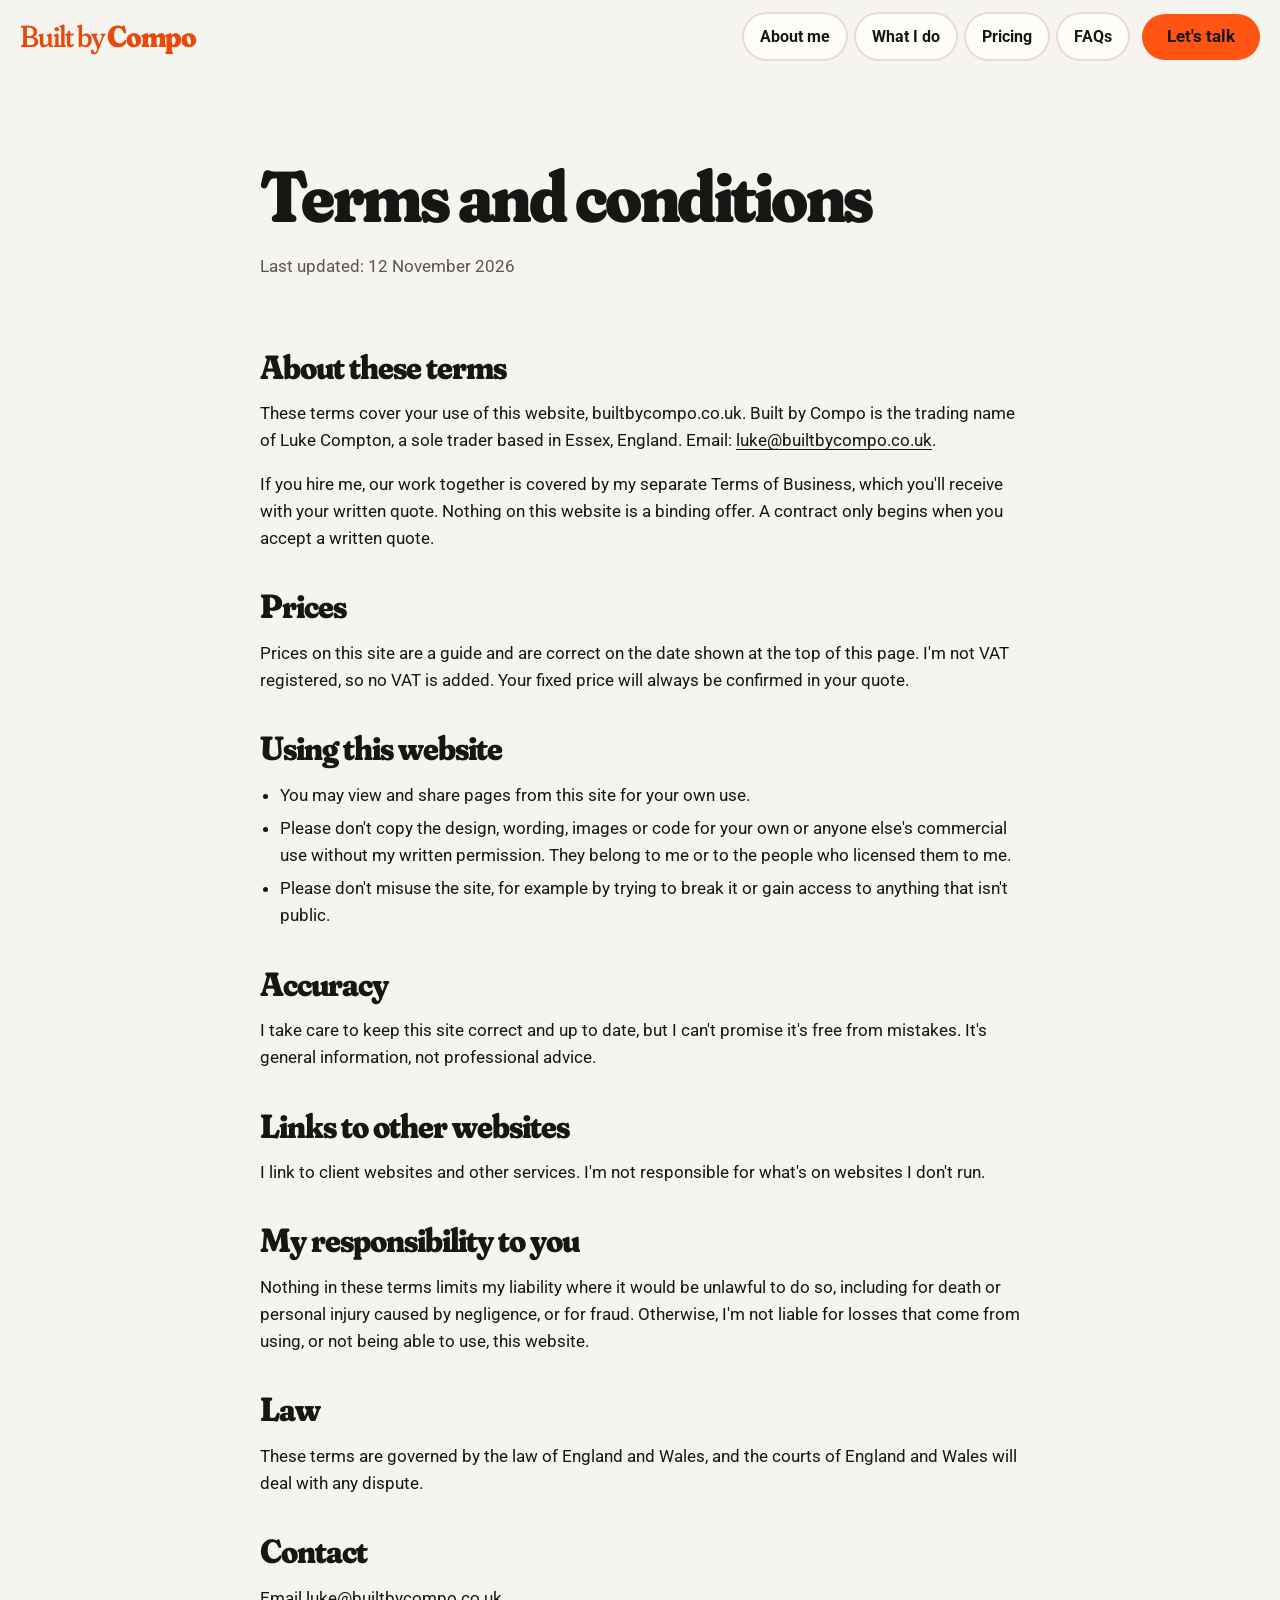
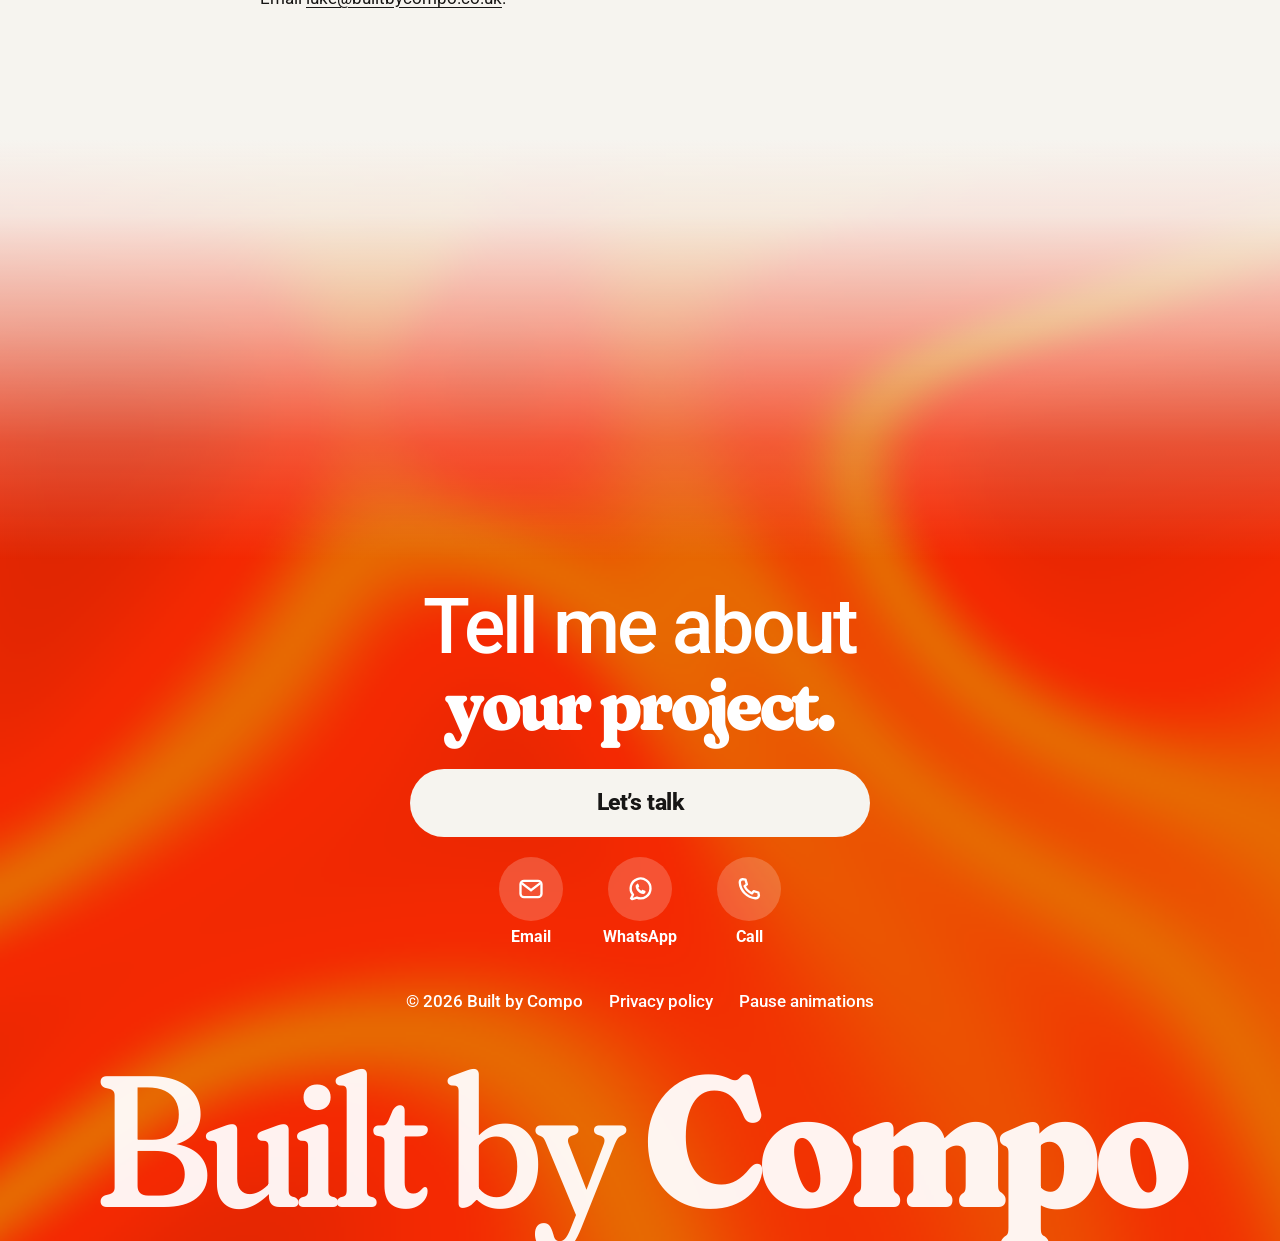
<file: terms.html>
<!doctype html>
<html lang="en-GB" class="no-js">
<head>
<meta charset="utf-8">
<meta name="viewport" content="width=device-width, initial-scale=1, viewport-fit=cover">
<title>Terms and conditions · Built by Compo</title>
<meta name="description" content="Terms for using the Built by Compo website.">
<link rel="canonical" href="https://builtbycompo.co.uk/terms">
<meta name="theme-color" content="#f6f4ef">
<meta property="og:type" content="website">
<meta property="og:site_name" content="Built by Compo">
<meta property="og:title" content="Terms and conditions · Built by Compo">
<meta property="og:description" content="Terms for using the Built by Compo website.">
<meta property="og:url" content="https://builtbycompo.co.uk/terms">
<meta property="og:image" content="https://builtbycompo.co.uk/img/og-4.jpg">
<meta property="og:image:width" content="1200">
<meta property="og:image:height" content="630">
<meta property="og:image:alt" content="Built by Compo. Bespoke websites for small businesses.">
<meta name="twitter:card" content="summary_large_image">
<link rel="icon" href="favicon.ico" sizes="32x32">
<link rel="icon" href="icon-192.png" type="image/png" sizes="192x192">
<link rel="apple-touch-icon" href="apple-touch-icon.png">
<link rel="manifest" href="site.webmanifest">
<link rel="preload" href="fonts/soft-serif-standin.woff" as="font" type="font/woff" crossorigin>
<link rel="preload" href="fonts/roboto.woff" as="font" type="font/woff" crossorigin>
<link rel="stylesheet" href="css/site.css?v=093ecd46">
<script>(function(){try{var r=document.referrer,same=r&&new URL(r).host===location.host;if(!same&&!(window.matchMedia&&matchMedia("(prefers-reduced-motion: reduce)").matches))document.documentElement.classList.add("intro")}catch(e){}})()</script>

</head>
<body>
<a class="skip" href="#main">Skip to content</a>
<div class="intro-cover" aria-hidden="true"><canvas class="liquid" data-strength="0.3"></canvas><span>Built by <b>Compo</b></span></div>
<header class="site-head">
  <div class="wrap">
    <a class="logo" href="./" aria-label="Built by Compo, home">Built by <b>Compo</b></a>
    <button class="menu-btn" type="button" aria-expanded="false" aria-controls="nav" aria-label="Open menu"><span class="bars" aria-hidden="true"><i></i><i></i><i></i></span></button>
    <nav class="nav" id="nav" aria-label="Main"><canvas class="liquid" data-strength="0.3" aria-hidden="true"></canvas><a href="about.html">About me</a><a href="what-i-do.html">What I do</a><a href="pricing.html">Pricing</a><a href="faqs.html">FAQs</a><a class="btn" href="contact.html">Let's talk</a></nav>
  </div>
</header>
<main id="main">
<section class="page-hero"><div class="wrap narrow"><h1 style="font-size:clamp(2.2rem,7vw,4.5rem)">Terms and conditions</h1><p class="muted">Last updated: 12 November 2026</p></div></section>
<section style="padding-top:0"><div class="wrap narrow legal">
<h2>About these terms</h2>
<p>These terms cover your use of this website, builtbycompo.co.uk. Built by Compo is the trading name of Luke Compton, a sole trader based in Essex, England. Email: <a href="mailto:luke@builtbycompo.co.uk">luke@builtbycompo.co.uk</a>.</p>
<p>If you hire me, our work together is covered by my separate Terms of Business, which you'll receive with your written quote. Nothing on this website is a binding offer. A contract only begins when you accept a written quote.</p>
<h2>Prices</h2>
<p>Prices on this site are a guide and are correct on the date shown at the top of this page. I'm not VAT registered, so no VAT is added. Your fixed price will always be confirmed in your quote.</p>
<h2>Using this website</h2>
<ul>
<li>You may view and share pages from this site for your own use.</li>
<li>Please don't copy the design, wording, images or code for your own or anyone else's commercial use without my written permission. They belong to me or to the people who licensed them to me.</li>
<li>Please don't misuse the site, for example by trying to break it or gain access to anything that isn't public.</li>
</ul>
<h2>Accuracy</h2>
<p>I take care to keep this site correct and up to date, but I can't promise it's free from mistakes. It's general information, not professional advice.</p>
<h2>Links to other websites</h2>
<p>I link to client websites and other services. I'm not responsible for what's on websites I don't run.</p>
<h2>My responsibility to you</h2>
<p>Nothing in these terms limits my liability where it would be unlawful to do so, including for death or personal injury caused by negligence, or for fraud. Otherwise, I'm not liable for losses that come from using, or not being able to use, this website.</p>
<h2>Law</h2>
<p>These terms are governed by the law of England and Wales, and the courts of England and Wales will deal with any dispute.</p>
<h2>Contact</h2>
<p>Email <a href="mailto:luke@builtbycompo.co.uk">luke@builtbycompo.co.uk</a>.</p>
</div></section></main>
<footer class="site-foot">
  <canvas class="liquid" data-strength="0.3" aria-hidden="true"></canvas>
  <div class="wrap">
    <div class="foot-talk">
      <h2>Tell me about <b>your project.</b></h2>
      <a class="foot-btn solid" href="contact.html#project-form">Let&#8217;s talk</a>
      <div class="foot-icons">
        <a href="mailto:luke@builtbycompo.co.uk?subject=Website%20enquiry&body=Hi%20Compo%2C%0A%0AI%E2%80%99d%20like%20to%20talk%20about%20a%20website.%0A%0A" aria-label="Email me at luke@builtbycompo.co.uk"><svg viewBox="0 0 24 24" aria-hidden="true"><rect x="3" y="5" width="18" height="14" rx="3" fill="none" stroke="currentColor" stroke-width="2"/><path d="m4 7 8 6 8-6" fill="none" stroke="currentColor" stroke-width="2"/></svg><span>Email</span></a>
        <a href="https://wa.me/447517945561" rel="noopener" aria-label="WhatsApp me"><svg viewBox="0 0 24 24" aria-hidden="true"><path d="M5.99 16.97A8.5 8.5 0 1 1 9.32 19.38L3.8 21.2Z" fill="none" stroke="currentColor" stroke-width="2" stroke-linejoin="round"/><path d="M9.4 6.9c.45-.1.85.15 1 .55l.95 2.25c.12.3.05.65-.17.88l-.75.8c.75 1.45 1.9 2.65 3.35 3.4l.8-.78c.23-.22.58-.28.88-.15l2.25 1c.4.17.63.6.5 1.02l-.2.75c-.3 1-1.3 1.65-2.35 1.5-4.2-.6-7.45-3.85-8.05-8.05-.15-1.05.5-2.05 1.5-2.35z" fill="currentColor" transform="translate(12.5 11.6) scale(.8) translate(-12.9 -12.35)"/></svg><span>WhatsApp</span></a>
        <a href="tel:+447517945561" aria-label="Call me on 07517 945561"><svg viewBox="0 0 24 24" aria-hidden="true"><path d="M6.5 3.5 9 4l1.2 4-2 1.5a12 12 0 0 0 6.3 6.3l1.5-2 4 1.2.5 2.5c-.3 1.5-1.6 2.5-3.1 2.4C10.5 19.4 4.6 13.5 4.1 6.6 4 5.1 5 3.8 6.5 3.5z" fill="none" stroke="currentColor" stroke-width="2" stroke-linejoin="round"/></svg><span>Call</span></a>
      </div>
    </div>
    <p class="foot-small"><span>© 2026 Built by Compo</span><a href="privacy.html">Privacy policy</a><button class="motion-link" type="button" aria-pressed="false">Pause animations</button></p>
  </div>
  <a class="foot-logo" href="./" aria-label="Built by Compo, home">Built by <b>Compo</b></a>
</footer>
<script src="js/site.js?v=093ecd46"></script>
<script src="js/liquid.js?v=093ecd46"></script>
</body>
</html>
</file>
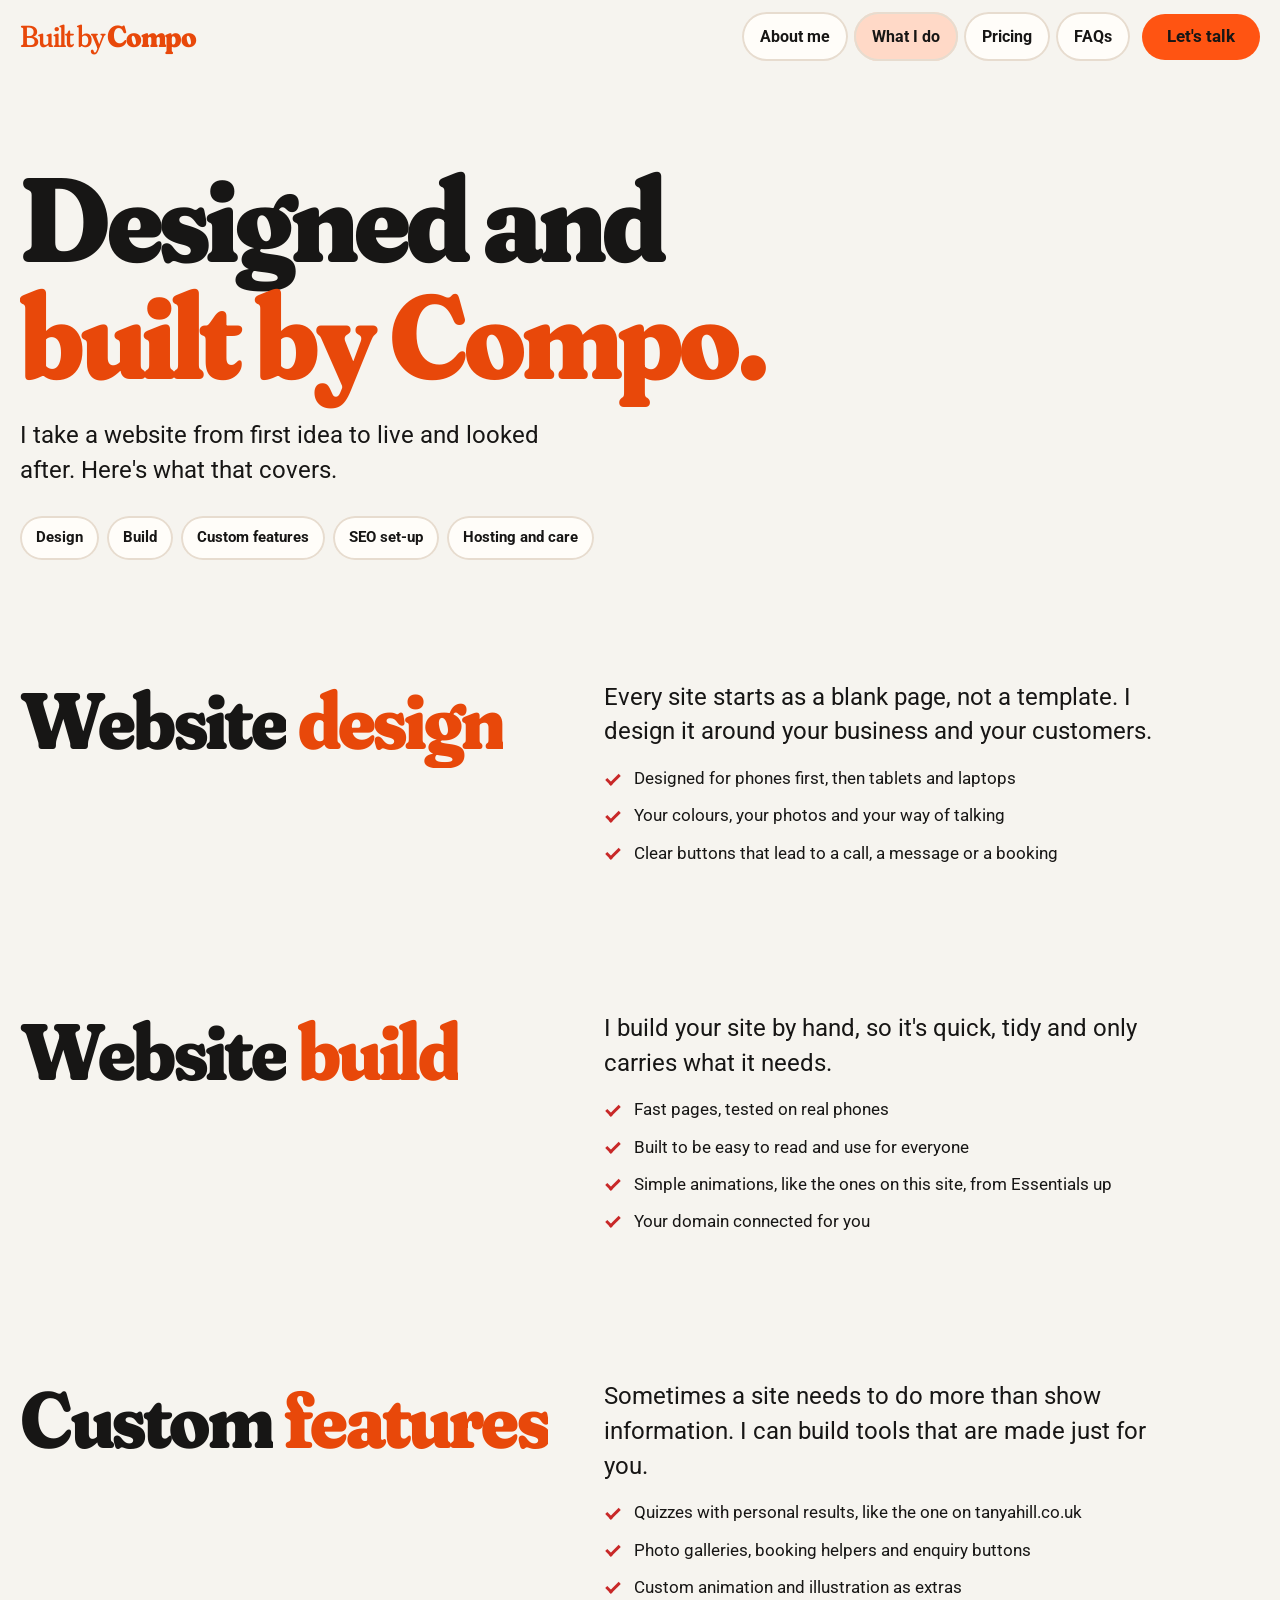
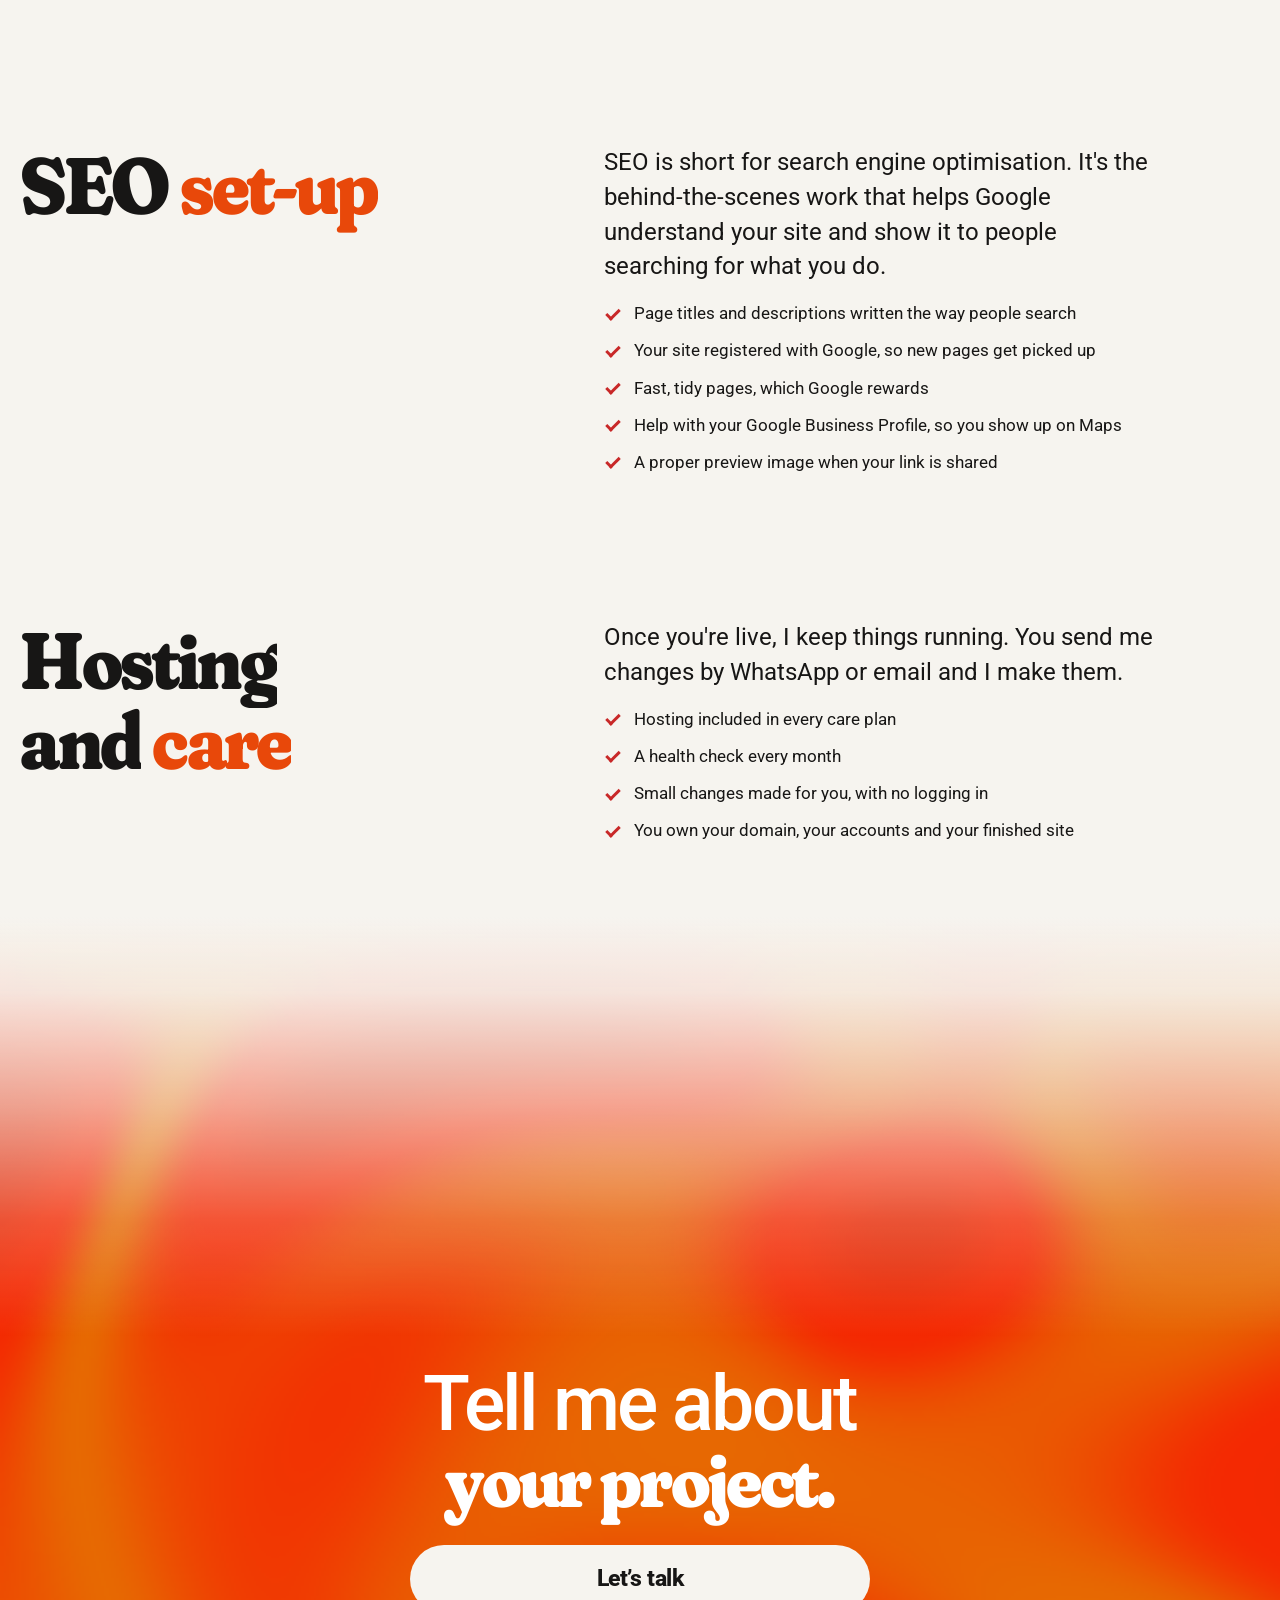
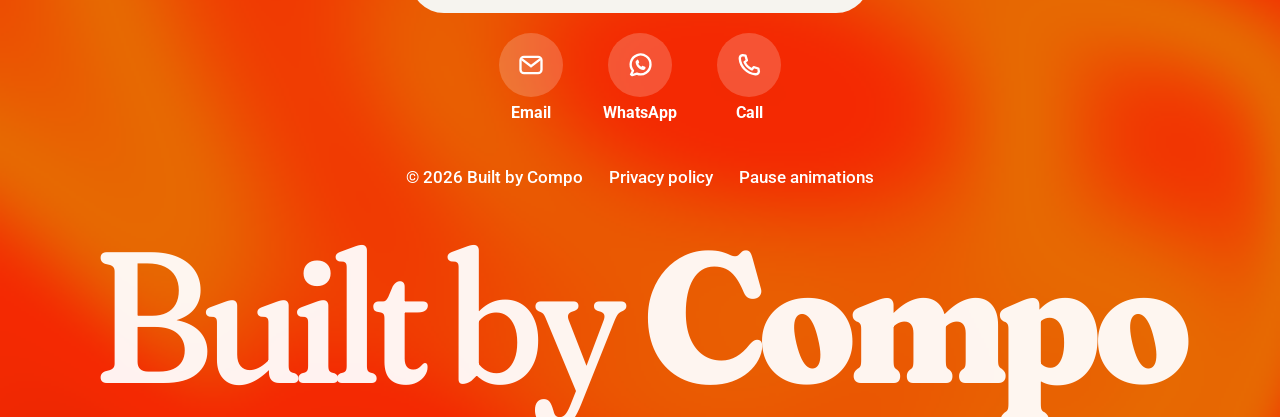
<file: what-i-do.html>
<!doctype html>
<html lang="en-GB" class="no-js">
<head>
<meta charset="utf-8">
<meta name="viewport" content="width=device-width, initial-scale=1, viewport-fit=cover">
<title>What I do · Built by Compo</title>
<meta name="description" content="Website design, hand-built websites, custom features, SEO set-up, hosting and monthly care for small businesses in Essex and beyond.">
<link rel="canonical" href="https://builtbycompo.co.uk/what-i-do">
<meta name="theme-color" content="#f6f4ef">
<meta property="og:type" content="website">
<meta property="og:site_name" content="Built by Compo">
<meta property="og:title" content="What I do · Built by Compo">
<meta property="og:description" content="Website design, hand-built websites, custom features, SEO set-up, hosting and monthly care for small businesses in Essex and beyond.">
<meta property="og:url" content="https://builtbycompo.co.uk/what-i-do">
<meta property="og:image" content="https://builtbycompo.co.uk/img/og-4.jpg">
<meta property="og:image:width" content="1200">
<meta property="og:image:height" content="630">
<meta property="og:image:alt" content="Built by Compo. Bespoke websites for small businesses.">
<meta name="twitter:card" content="summary_large_image">
<link rel="icon" href="favicon.ico" sizes="32x32">
<link rel="icon" href="icon-192.png" type="image/png" sizes="192x192">
<link rel="apple-touch-icon" href="apple-touch-icon.png">
<link rel="manifest" href="site.webmanifest">
<link rel="preload" href="fonts/soft-serif-standin.woff" as="font" type="font/woff" crossorigin>
<link rel="preload" href="fonts/roboto.woff" as="font" type="font/woff" crossorigin>
<link rel="stylesheet" href="css/site.css?v=093ecd46">
<script>(function(){try{var r=document.referrer,same=r&&new URL(r).host===location.host;if(!same&&!(window.matchMedia&&matchMedia("(prefers-reduced-motion: reduce)").matches))document.documentElement.classList.add("intro")}catch(e){}})()</script>

</head>
<body>
<a class="skip" href="#main">Skip to content</a>
<div class="intro-cover" aria-hidden="true"><canvas class="liquid" data-strength="0.3"></canvas><span>Built by <b>Compo</b></span></div>
<header class="site-head">
  <div class="wrap">
    <a class="logo" href="./" aria-label="Built by Compo, home">Built by <b>Compo</b></a>
    <button class="menu-btn" type="button" aria-expanded="false" aria-controls="nav" aria-label="Open menu"><span class="bars" aria-hidden="true"><i></i><i></i><i></i></span></button>
    <nav class="nav" id="nav" aria-label="Main"><canvas class="liquid" data-strength="0.3" aria-hidden="true"></canvas><a href="about.html">About me</a><a href="what-i-do.html" aria-current="page">What I do</a><a href="pricing.html">Pricing</a><a href="faqs.html">FAQs</a><a class="btn" href="contact.html">Let's talk</a></nav>
  </div>
</header>
<main id="main">
<section class="page-hero">
  <div class="wrap">
    <h1 class="wipe">Designed and <span class="coop">built by Compo.</span></h1>
    <p class="lede reveal" style="max-width:44ch">I take a website from first idea to live and looked after. Here's what that covers.</p>
    <nav class="jump reveal" aria-label="On this page"><a href="#design">Design</a><a href="#build">Build</a><a href="#features">Custom features</a><a href="#seo">SEO set-up</a><a href="#care">Hosting and care</a></nav>
  </div>
</section>

<section style="padding-block:0"><div class="wrap">
    <div class="svc-block" id="design">
      <h2 class="reveal">Website <span class="coop">design</span></h2>
      <div class="body"><p class="lede reveal" style="max-width:none">Every site starts as a blank page, not a template. I design it around your business and your customers.</p><ul class="ticks reveal"><li>Designed for phones first, then tablets and laptops</li><li>Your colours, your photos and your way of talking</li><li>Clear buttons that lead to a call, a message or a booking</li></ul></div>
    </div>
</div></section>
<section style="padding-block:0"><div class="wrap">
    <div class="svc-block" id="build">
      <h2 class="reveal">Website <span class="coop">build</span></h2>
      <div class="body"><p class="lede reveal" style="max-width:none">I build your site by hand, so it's quick, tidy and only carries what it needs.</p><ul class="ticks reveal"><li>Fast pages, tested on real phones</li><li>Built to be easy to read and use for everyone</li><li>Simple animations, like the ones on this site, from Essentials up</li><li>Your domain connected for you</li></ul></div>
    </div>
</div></section>
<section style="padding-block:0"><div class="wrap">
    <div class="svc-block" id="features">
      <h2 class="reveal">Custom <span class="coop">features</span></h2>
      <div class="body"><p class="lede reveal" style="max-width:none">Sometimes a site needs to do more than show information. I can build tools that are made just for you.</p><ul class="ticks reveal"><li>Quizzes with personal results, like the one on tanyahill.co.uk</li><li>Photo galleries, booking helpers and enquiry buttons</li><li>Custom animation and illustration as extras</li></ul></div>
    </div>
</div></section>
<section style="padding-block:0"><div class="wrap">
    <div class="svc-block" id="seo">
      <h2 class="reveal">SEO <span class="coop">set-up</span></h2>
      <div class="body"><p class="lede reveal" style="max-width:none">SEO is short for search engine optimisation. It's the behind-the-scenes work that helps Google understand your site and show it to people searching for what you do.</p><ul class="ticks reveal"><li>Page titles and descriptions written the way people search</li><li>Your site registered with Google, so new pages get picked up</li><li>Fast, tidy pages, which Google rewards</li><li>Help with your Google Business Profile, so you show up on Maps</li><li>A proper preview image when your link is shared</li></ul></div>
    </div>
</div></section>
<section style="padding-block:0"><div class="wrap">
    <div class="svc-block" id="care">
      <h2 class="reveal">Hosting and <span class="coop">care</span></h2>
      <div class="body"><p class="lede reveal" style="max-width:none">Once you're live, I keep things running. You send me changes by WhatsApp or email and I make them.</p><ul class="ticks reveal"><li>Hosting included in every care plan</li><li>A health check every month</li><li>Small changes made for you, with no logging in</li><li>You own your domain, your accounts and your finished site</li></ul></div>
    </div>
</div></section>

</main>
<footer class="site-foot">
  <canvas class="liquid" data-strength="0.3" aria-hidden="true"></canvas>
  <div class="wrap">
    <div class="foot-talk">
      <h2>Tell me about <b>your project.</b></h2>
      <a class="foot-btn solid" href="contact.html#project-form">Let&#8217;s talk</a>
      <div class="foot-icons">
        <a href="mailto:luke@builtbycompo.co.uk?subject=Website%20enquiry&body=Hi%20Compo%2C%0A%0AI%E2%80%99d%20like%20to%20talk%20about%20a%20website.%0A%0A" aria-label="Email me at luke@builtbycompo.co.uk"><svg viewBox="0 0 24 24" aria-hidden="true"><rect x="3" y="5" width="18" height="14" rx="3" fill="none" stroke="currentColor" stroke-width="2"/><path d="m4 7 8 6 8-6" fill="none" stroke="currentColor" stroke-width="2"/></svg><span>Email</span></a>
        <a href="https://wa.me/447517945561" rel="noopener" aria-label="WhatsApp me"><svg viewBox="0 0 24 24" aria-hidden="true"><path d="M5.99 16.97A8.5 8.5 0 1 1 9.32 19.38L3.8 21.2Z" fill="none" stroke="currentColor" stroke-width="2" stroke-linejoin="round"/><path d="M9.4 6.9c.45-.1.85.15 1 .55l.95 2.25c.12.3.05.65-.17.88l-.75.8c.75 1.45 1.9 2.65 3.35 3.4l.8-.78c.23-.22.58-.28.88-.15l2.25 1c.4.17.63.6.5 1.02l-.2.75c-.3 1-1.3 1.65-2.35 1.5-4.2-.6-7.45-3.85-8.05-8.05-.15-1.05.5-2.05 1.5-2.35z" fill="currentColor" transform="translate(12.5 11.6) scale(.8) translate(-12.9 -12.35)"/></svg><span>WhatsApp</span></a>
        <a href="tel:+447517945561" aria-label="Call me on 07517 945561"><svg viewBox="0 0 24 24" aria-hidden="true"><path d="M6.5 3.5 9 4l1.2 4-2 1.5a12 12 0 0 0 6.3 6.3l1.5-2 4 1.2.5 2.5c-.3 1.5-1.6 2.5-3.1 2.4C10.5 19.4 4.6 13.5 4.1 6.6 4 5.1 5 3.8 6.5 3.5z" fill="none" stroke="currentColor" stroke-width="2" stroke-linejoin="round"/></svg><span>Call</span></a>
      </div>
    </div>
    <p class="foot-small"><span>© 2026 Built by Compo</span><a href="privacy.html">Privacy policy</a><button class="motion-link" type="button" aria-pressed="false">Pause animations</button></p>
  </div>
  <a class="foot-logo" href="./" aria-label="Built by Compo, home">Built by <b>Compo</b></a>
</footer>
<script src="js/site.js?v=093ecd46"></script>
<script src="js/liquid.js?v=093ecd46"></script>
</body>
</html>
</file>
<file: css/site.css>
/* Built by Compo. Layout idea: big friendly sentence-case type on a warm canvas, orange pills and
   stickers, a curved moving ribbon, and the red/yellow liquid behind the hero and footer.
   One light look on purpose (brand colours). */
@font-face { font-family: "Soft Serif Stand-in"; src: url("../fonts/soft-serif-standin.woff") format("woff"); font-weight: 100 900; font-display: swap; }
@font-face { font-family: "Roboto"; src: url("../fonts/roboto.woff") format("woff"); font-weight: 100 900; font-stretch: 75% 100%; font-display: swap; }

:root {
  --canvas: #f6f4ef;       /* warm off-white: the page */
  --card: #fffdf9;         /* lighter card surface */
  --peach: #ffd9c7;        /* soft orange tint */
  --orange: #ff5412;       /* main brand colour: pills, panels, ribbons */
  --orange-text: #e8480a;  /* slightly deeper orange so large words pass contrast on the canvas */
  --crimson: #c82828;      /* second colour: ticks, small accents */
  --ink: #171615;          /* charcoal: text and small accents only */
  --muted: #5a554e;
  --line: #e7dccf;
  --footer-red: #f42902;
  --f-display: "Roboto", "Segoe UI", Arial, sans-serif;
  --f-accent: "Soft Serif Stand-in", "Cooper Black", Georgia, serif;   /* stand-in for Bogart until it is licensed */
  --f-body: "Roboto", "Segoe UI", system-ui, -apple-system, sans-serif;
  --radius: 26px;
  --gutter-l: max(20px, env(safe-area-inset-left, 0px));
  --gutter-r: max(20px, env(safe-area-inset-right, 0px));
  color-scheme: light;
}
*, *::before, *::after { box-sizing: border-box; }
html { -webkit-text-size-adjust: 100%; scroll-behavior: smooth; }
body { margin: 0; background: var(--canvas); color: var(--ink); font: 400 1.0625rem/1.6 var(--f-body); -webkit-font-smoothing: antialiased; overflow-x: hidden; }
img, svg { max-width: 100%; display: block; }
a { color: inherit; text-underline-offset: 3px; }
p { margin: 0; }
:focus-visible { outline: 3px solid var(--ink); outline-offset: 3px; border-radius: 8px; }
.skip { position: absolute; left: 12px; top: -80px; z-index: 100; background: var(--ink); color: var(--canvas); padding: 12px 18px; border-radius: 999px; font-weight: 600; }
.skip:focus { top: 12px; }

.wrap { width: 100%; max-width: 1280px; margin-inline: auto; padding-left: var(--gutter-l); padding-right: var(--gutter-r); }
.narrow { max-width: 800px; }
main { overflow-x: clip; }
section { padding-block: clamp(56px, 9vw, 120px); }
.center { text-align: center; justify-items: center; }

/* ---------- Type ---------- */
.display, h1, h2, h3 { font-family: var(--f-display); font-weight: 800; letter-spacing: -.04em; line-height: .98; margin: 0; text-wrap: balance; }
h1, .display { font-size: clamp(3rem, 11vw, 8.5rem); line-height: .92; }
h2 { font-size: clamp(2.2rem, 6vw, 4.6rem); }
h3 { font-size: clamp(1.3rem, 2.4vw, 1.75rem); letter-spacing: -.035em; line-height: 1.05; }
.coop { color: var(--orange-text); }
.eyebrow { font: 600 1rem/1.2 var(--f-body); color: var(--muted); }
.lede { font-size: clamp(1.15rem, 1rem + .7vw, 1.5rem); line-height: 1.45; max-width: 36ch; }
.muted { color: var(--muted); }
.todo { background: #fff3a6; color: var(--ink); padding: .05em .35em; border-radius: 4px; font-weight: 600; box-decoration-break: clone; -webkit-box-decoration-break: clone; }

/* ---------- Buttons: orange pills with a little round arrow ---------- */
.btn { display: inline-flex; align-items: center; justify-content: center; gap: .7em; min-height: 56px; padding: 0 1.5em; border-radius: 999px; border: 0; background: var(--orange); color: var(--ink); font: 700 1.05rem/1 var(--f-body); text-decoration: none; cursor: pointer; transition: transform .35s cubic-bezier(.3, 1.6, .5, 1), background .25s ease; }
@media (hover: hover) and (pointer: fine) { .btn:hover { transform: rotate(-2.5deg) scale(1.04); } }
.btn:active { transform: scale(.97); }
.btn svg { width: 34px; height: 34px; padding: 9px; margin-right: -.85em; border-radius: 50%; background: var(--canvas); color: var(--ink); flex: none; transition: transform .35s cubic-bezier(.3, 1.6, .5, 1); }
@media (hover: hover) and (pointer: fine) { .btn:hover svg { transform: rotate(-45deg); } }
.btn.ghost { background: var(--card); box-shadow: inset 0 0 0 2px var(--line); }
.btn.ghost svg { background: var(--orange); }
.btn.hot { background: var(--canvas); }
.btn.hot svg { background: var(--orange); }
.row { display: flex; flex-wrap: wrap; gap: 12px 14px; align-items: center; }

/* Stickers: small tilted labels */
.sticker { display: inline-block; background: var(--orange); color: var(--ink); font: 600 clamp(.9rem, 1.6vw, 1.15rem)/1 var(--f-body); letter-spacing: 0; padding: .7em 1.2em; border-radius: 999px; white-space: nowrap; transform: rotate(var(--r, -4deg)); }
.sticker.peach { background: var(--peach); }
.sticker.red { background: var(--crimson); color: var(--canvas); }

/* ---------- Intro: a cover with the logo that lifts away on arrival ---------- */
.intro-cover { display: none; }
.intro .intro-cover { display: grid; place-items: center; position: fixed; inset: 0; z-index: 100; color: #fff; background: linear-gradient(165deg, #f42902 0%, #ff5412 60%, #f59a1a 135%); animation: intro-lift .95s cubic-bezier(.76, 0, .24, 1) 1.15s forwards; }
.intro .intro-cover span { font: 600 clamp(2.4rem, 9vw, 5rem)/1 var(--f-display); letter-spacing: -.04em; animation: intro-logo .7s cubic-bezier(.2, .7, .2, 1) .1s both; }
.intro .intro-cover b { font-weight: 900; }
@keyframes intro-lift { to { transform: translateY(-101%); border-radius: 0 0 50% 50% / 0 0 14% 14%; } }
@keyframes intro-logo { from { opacity: 0; transform: translateY(24px); } }
.intro.js .hero .reveal, .intro.js .hero .wipe, .intro.js .page-hero .reveal, .intro.js .page-hero .wipe { transition-delay: 1.55s; }

/* ---------- Header: always on screen. Logo and menu swap colours over the red areas ---------- */
.site-head { position: fixed; inset: 0 0 auto 0; z-index: 30; padding-block: max(12px, env(safe-area-inset-top, 0px)) 12px; pointer-events: none; }
.site-head .wrap { display: flex; align-items: center; justify-content: space-between; gap: 16px; }
.site-head .wrap > * { pointer-events: auto; }
main { padding-top: 84px; }
.hero { margin-top: -84px; }
.logo { position: relative; z-index: 41; text-decoration: none; padding: 8px 0; font: 600 clamp(1.5rem, 3vw, 1.9rem)/1 var(--f-display); letter-spacing: -.04em; white-space: nowrap; color: var(--orange-text); transition: color .45s ease; }
.logo b { font-weight: 900; }
.logo.is-white, .menu-open .site-head .logo { color: #fff; }
.nav canvas.liquid { display: none; }
.nav { display: flex; align-items: center; gap: 6px; }
.nav a:not(.btn) { padding: 12px 18px; border-radius: 999px; text-decoration: none; font-weight: 700; font-size: .98rem; background: var(--card); box-shadow: inset 0 0 0 2px var(--line); transition: background .2s ease, transform .3s cubic-bezier(.3, 1.6, .5, 1); }
@media (hover: hover) and (pointer: fine) { .nav a:not(.btn):hover { background: var(--peach); transform: rotate(-2deg); } }
.nav a[aria-current="page"]:not(.btn) { background: var(--peach); }
.nav .btn { min-height: 46px; margin-left: 6px; box-shadow: 0 0 0 2px var(--canvas); transition: transform .35s cubic-bezier(.3, 1.6, .5, 1), background .3s ease, color .3s ease, box-shadow .3s ease; }
.menu-btn { display: none; }
.nav a.nav-mail { display: none; }
@media (min-width: 901px) { .nav .btn.is-white { background: transparent; color: #fff; box-shadow: inset 0 0 0 2px #fff; } }
@media (max-width: 900px) {
  .menu-btn { display: grid; place-items: center; width: 48px; height: 48px; margin-right: -11px; padding: 0; border: 0; background: none; color: var(--orange-text); cursor: pointer; position: relative; z-index: 41; transition: color .45s ease; }
  .menu-btn.is-white { color: #fff; }
  .menu-btn .bars { display: grid; gap: 6px; width: 26px; }
  .menu-btn .bars i { display: block; height: 2.5px; border-radius: 2px; background: currentColor; transition: transform .4s cubic-bezier(.6, 0, .2, 1); }
  .menu-open .menu-btn .bars i:first-child { transform: translateY(8.5px); }
  .menu-open .menu-btn .bars i:last-child { transform: translateY(-8.5px); }
  .nav { position: fixed; inset: 0; z-index: 40; background: var(--footer-red); color: #fff; isolation: isolate; flex-direction: column; align-items: flex-start; justify-content: center; gap: 2px; padding: 90px var(--gutter-r) 40px var(--gutter-l); overflow: hidden; transform: translateX(102%); visibility: hidden; transition: transform .5s cubic-bezier(.7, 0, .2, 1), visibility 0s .5s; }
  .nav canvas.liquid { display: block; }
  .nav.open { transform: none; visibility: visible; transition: transform .5s cubic-bezier(.7, 0, .2, 1); }
  .nav a:not(.btn) { font: 800 clamp(2.2rem, 10vw, 3.2rem)/1.1 var(--f-display); letter-spacing: -.04em; padding: 8px 0; background: none; box-shadow: none; }
  .nav a:not(.btn):hover, .nav a[aria-current="page"]:not(.btn) { background: none; color: #fff; transform: none; text-decoration: underline; text-decoration-thickness: 3px; text-underline-offset: 6px; }
  .nav .btn { display: block; margin: 0; min-height: 0; padding: 8px 0; border-radius: 0; background: none; box-shadow: none; color: #fff; font: 800 clamp(2.2rem, 10vw, 3.2rem)/1.1 var(--f-display); letter-spacing: -.04em; }
  .nav .btn[aria-current="page"] { text-decoration: underline; text-decoration-thickness: 3px; text-underline-offset: 6px; }
  .menu-open .site-head .menu-btn { color: #fff; }
  .nav a.nav-mail { display: block; margin-top: 30px; padding: 6px 0; font: 600 1.15rem/1.3 var(--f-accent); letter-spacing: -.01em; text-decoration: underline; text-underline-offset: 4px; }
}

/* ---------- Hero (liquid panel) ---------- */
.hero { padding-block: 0; }
.hero-panel { position: relative; isolation: isolate; overflow: hidden; background: var(--footer-red); color: #fff; padding: 120px max(clamp(22px, 5vw, 72px), env(safe-area-inset-right, 0px)) clamp(28px, 5vw, 64px) max(clamp(22px, 5vw, 72px), env(safe-area-inset-left, 0px)); display: grid; gap: clamp(22px, 3.5vw, 44px); min-height: 100vh; min-height: 100svh; align-content: end; }
canvas.liquid { position: absolute; inset: 0; width: 100%; height: 100%; z-index: -1; opacity: 0; transition: opacity 1s ease; }
canvas.liquid.on { opacity: 1; }
.hero h1 { font-size: clamp(3.6rem, 14vw, 12rem); line-height: .88; }
.hero-foot { display: grid; gap: 22px; align-items: end; }
@media (min-width: 860px) { .hero-foot { grid-template-columns: 1fr auto; } }
.hero .lede { font-weight: 600; font-size: clamp(1.2rem, 1rem + .8vw, 1.6rem); max-width: 30ch; }
.hero .btn { background: var(--canvas); }
.hero .btn svg { background: var(--orange); }
.hero .btn.ghost { background: transparent; color: #fff; box-shadow: inset 0 0 0 2px #fff; font-size: 1.2rem; font-weight: 700; }
.seal { width: clamp(112px, 17vw, 210px); height: auto; animation: spin 26s linear infinite; }
.seal-wrap { position: absolute; right: clamp(16px, 5vw, 72px); top: clamp(96px, 16vh, 150px); }
@keyframes spin { to { transform: rotate(360deg); } }
.page-hero { padding-block: clamp(28px, 6vw, 80px) clamp(28px, 4vw, 48px); }
.page-hero .wrap { display: grid; gap: 22px; }
.page-hero h1 { font-size: clamp(2.9rem, 10vw, 7.5rem); }

/* ---------- Curved ribbon (home) ---------- */
.arc { height: clamp(170px, 27vw, 400px); margin-top: clamp(28px, 5vw, 72px); position: relative; z-index: 2; pointer-events: none; }
.arc svg { width: 100%; height: 100%; max-width: none; overflow: visible; }
.arc text { font-family: var(--f-accent); font-weight: 800; font-size: 84px; fill: #fff; text-transform: uppercase; }

/* ---------- Straight ribbons (other pages): slow, steady, one direction ---------- */
.ribbon { overflow: hidden; padding-block: clamp(12px, 1.5vw, 18px); }
.ribbon.a { background: var(--orange); color: var(--ink); }
.ribbon.b { background: var(--peach); color: var(--ink); }
.ribbon.ink { background: var(--peach); color: var(--ink); }
.ribbon-track { display: flex; width: max-content; animation: marquee 140s linear infinite; }
.ribbon-track span { font: 500 clamp(1.05rem, 1.8vw, 1.4rem)/1.2 var(--f-display); letter-spacing: -.02em; white-space: nowrap; padding-right: 1.1em; display: inline-flex; align-items: center; gap: 1.1em; }
.ribbon-track span::after { content: ""; width: .3em; height: .3em; border-radius: 50%; background: currentColor; opacity: .7; }
@keyframes marquee { to { transform: translate3d(-50%, 0, 0); } }

/* ---------- Scroll reveals ---------- */
.js .reveal { opacity: 0; transform: translateY(26px); transition: opacity .8s cubic-bezier(.2, .7, .2, 1), transform .8s cubic-bezier(.2, .7, .2, 1); transition-delay: var(--d, 0s); }
.js .reveal.in { opacity: 1; transform: none; }
.js .wipe { clip-path: inset(0 100% -10% 0); transition: clip-path 1s cubic-bezier(.65, 0, .35, 1); transition-delay: var(--d, 0s); }
.js .wipe.in { clip-path: inset(-10% -2% -10% 0); }
.js .pop { opacity: 0; transform: rotate(var(--r, -4deg)) scale(.4); transition: opacity .4s ease, transform .6s cubic-bezier(.3, 1.7, .5, 1); transition-delay: var(--d, .2s); }
.js .pop.in { opacity: 1; transform: rotate(var(--r, -4deg)) scale(1); }

/* ---------- Home: big statement that fills in as you scroll ---------- */
.statement-sec .wrap { display: grid; gap: clamp(20px, 3vw, 36px); justify-items: center; text-align: center; }
.statement { position: relative; font: 800 clamp(2rem, 6.2vw, 5.4rem)/1.02 var(--f-display); letter-spacing: -.05em; max-width: 17em; text-wrap: balance; }
.js .statement .w { color: #ff9b6b; transition: color .35s ease; }
.js .statement .w.on { color: var(--ink); }
.sticker-row { display: flex; flex-wrap: wrap; gap: 10px 12px; justify-content: center; }

/* ---------- Work slider ---------- */
.work { padding-bottom: clamp(40px, 6vw, 80px); }
.sec-head { display: grid; gap: 14px; justify-items: center; text-align: center; margin-bottom: clamp(24px, 4vw, 48px); }
.slider { overflow-x: auto; scrollbar-width: none; -webkit-overflow-scrolling: touch; cursor: grab; }
.slider::-webkit-scrollbar { display: none; }
.slider.drag { cursor: grabbing; }
.slider-track { display: flex; gap: clamp(12px, 1.6vw, 24px); width: max-content; padding-inline: var(--gutter-l) var(--gutter-r); }
.card-work { position: relative; width: clamp(260px, 42vw, 560px); aspect-ratio: 1 / 1; border-radius: var(--radius); overflow: hidden; flex: none; text-decoration: none; display: block; background: var(--peach); user-select: none; }
.card-work img { width: 100%; height: 100%; object-fit: cover; object-position: top; transition: transform .7s cubic-bezier(.2, .7, .2, 1); pointer-events: none; }
@media (hover: hover) and (pointer: fine) { .card-work:hover img { transform: scale(1.04); } }
.card-work .cap { position: absolute; left: 12px; right: 12px; bottom: 12px; background: var(--canvas); border-radius: 999px; padding: 12px 20px; display: flex; flex-wrap: wrap; justify-content: space-between; gap: 2px 12px; align-items: center; font-weight: 600; }
.card-work .cap small { color: var(--muted); font-weight: 500; font-size: .85rem; }
.card-work.yours { display: grid; place-items: center; text-align: center; padding: 24px; }
.card-work.yours.c1 { background: var(--orange); }
.card-work.yours.c2 { background: var(--crimson); color: var(--canvas); }
.card-work.yours.c3 { background: var(--peach); }
.card-work.yours .big { font: 800 clamp(2.4rem, 6.4vw, 5rem)/.92 var(--f-display); letter-spacing: -.05em; display: block; }
.card-work.yours .sm { display: inline-block; margin-top: 18px; background: var(--canvas); color: var(--ink); font: 600 .95rem/1 var(--f-body); padding: .7em 1.1em; border-radius: 999px; transform: rotate(-4deg); }

/* ---------- Services ---------- */
.svc-list { list-style: none; margin: 0; padding: 0; }
.svc-list li { display: grid; gap: 6px 32px; padding-block: clamp(18px, 2.6vw, 30px); border-top: 2px solid var(--line); align-items: baseline; }
.svc-list li:last-child { border-bottom: 2px solid var(--line); }
@media (min-width: 800px) { .svc-list li { grid-template-columns: minmax(0, 1fr) minmax(0, 1.1fr); } }
.svc-list h3 { font-family: var(--f-accent); font-weight: 800; color: var(--ink); font-size: clamp(1.7rem, 4vw, 3rem); letter-spacing: -.035em; }
.svc-block { display: grid; gap: 22px; padding-block: clamp(36px, 6vw, 72px); }
@media (min-width: 860px) { .svc-block { grid-template-columns: minmax(0, .9fr) minmax(0, 1.1fr); gap: 48px; align-items: start; } }
.svc-block h2 { font-size: clamp(2.3rem, 6.4vw, 5rem); }
.svc-block .body { display: grid; gap: 16px; max-width: 56ch; }
.ticks { list-style: none; margin: 0; padding: 0; display: grid; gap: 10px; }
.ticks li { padding-left: 30px; position: relative; }
.ticks li::before { content: ""; position: absolute; left: 2px; top: .5em; width: 14px; height: 8px; border-left: 3px solid var(--crimson); border-bottom: 3px solid var(--crimson); transform: rotate(-45deg); }
.price.feature .ticks li::before { border-color: var(--ink); }

/* ---------- Testimonials (card deck) ---------- */
.deck-wrap { display: grid; gap: 30px; justify-items: center; }
.deck { list-style: none; margin: 0; padding: 0; display: grid; width: min(100%, 640px); }
.deck > li { grid-area: 1 / 1; background: var(--card); border-radius: var(--radius); padding: clamp(24px, 4vw, 42px); display: grid; gap: 18px; align-content: start; min-height: 300px; box-shadow: 0 10px 30px rgba(120, 60, 20, .12); transition: transform .6s cubic-bezier(.3, 1.4, .5, 1), opacity .5s ease, background .4s ease; transform-origin: 50% 120%; }
.deck > li[data-pos="0"] { z-index: 3; }
.deck > li[data-pos="1"] { z-index: 2; transform: rotate(4.5deg) translate(14px, 6px); background: var(--orange); box-shadow: none; }
.deck > li[data-pos="2"] { z-index: 1; transform: rotate(-5deg) translate(-14px, 8px); background: var(--peach); box-shadow: none; }
.deck > li[data-pos="1"] > *, .deck > li[data-pos="2"] > * { opacity: 0; }
.deck > li[data-pos="out"] { z-index: 4; transform: translate(70%, -10%) rotate(18deg); opacity: 0; }
.no-js .deck { gap: 16px; } .no-js .deck > li { grid-area: auto; }
.deck blockquote { margin: 0; font-size: clamp(1.1rem, 1rem + .6vw, 1.4rem); line-height: 1.45; }
.deck .who { display: flex; align-items: center; gap: 14px; margin-top: auto; }
.deck .who .av { width: 56px; height: 56px; border-radius: 50%; object-fit: cover; flex: none; }
.deck.solo::before, .deck.solo::after { content: ""; grid-area: 1 / 1; border-radius: var(--radius); }
.deck.solo::before { background: var(--orange); transform: rotate(4.5deg) translate(14px, 6px); }
.deck.solo::after { background: var(--peach); transform: rotate(-5deg) translate(-14px, 8px); }
.deck.solo > li { z-index: 3; min-height: 0; }
.deck .who b { display: block; }
.deck .who span { color: var(--muted); font-size: .92rem; }
.quote-mark { font: 700 4.4rem/.6 var(--f-display); color: var(--orange-text); height: 26px; }

/* ---------- CTA panel ---------- */
.cta-panel { background: var(--orange); color: var(--ink); border-radius: clamp(24px, 4vw, 44px); padding: clamp(32px, 7vw, 96px); display: grid; gap: 24px; position: relative; }
.cta-panel h2 { font-size: clamp(2.4rem, 7vw, 5.6rem); }
.cta-panel h2 .coop { color: var(--canvas); }
.cta-panel p { max-width: 44ch; font-size: 1.15rem; }
.cta-panel > .sticker { position: absolute; right: clamp(16px, 6vw, 80px); top: clamp(-18px, -1.4vw, -12px); background: var(--crimson); color: var(--canvas); --r: 5deg; }

/* ---------- Pricing ---------- */
.price-grid { display: grid; gap: 16px; }
@media (min-width: 900px) { .price-grid { grid-template-columns: repeat(3, minmax(0, 1fr)); } .price-grid.two { grid-template-columns: repeat(2, minmax(0, 1fr)); } }
.price { border-radius: var(--radius); padding: clamp(24px, 3vw, 36px); display: grid; gap: 16px; align-content: start; background: var(--card); box-shadow: inset 0 0 0 2px var(--line); position: relative; }
.price.feature { background: var(--orange); box-shadow: none; }
.price .amt { font: 800 clamp(2.8rem, 5vw, 3.8rem)/1 var(--f-display); letter-spacing: -.05em; color: var(--orange-text); font-variant-numeric: tabular-nums; }
.price.feature .amt { color: var(--ink); }
.price .amt small { font: 600 .95rem var(--f-body); letter-spacing: 0; color: var(--ink); }
.price > .sticker { position: absolute; right: 18px; top: -14px; background: var(--crimson); color: var(--canvas); --r: 5deg; font-size: .9rem; }
.notes { display: grid; gap: 14px; }
@media (min-width: 800px) { .notes { grid-template-columns: repeat(2, minmax(0, 1fr)); gap: 14px 40px; } }
.notes > div { border-top: 2px solid var(--line); padding-top: 14px; }
.notes b { display: block; }

/* ---------- About ---------- */
.about-main { text-align: center; }
.about-main .wrap { display: grid; gap: clamp(26px, 4vw, 44px); justify-items: center; }
.portrait { width: min(100%, 440px); aspect-ratio: 5 / 4; border: 3px dashed var(--orange); border-radius: var(--radius); display: grid; place-items: center; padding: 24px; background: var(--card); }
.about-copy { display: grid; gap: 20px; max-width: 62ch; font-size: 1.1rem; }
.about-seal { width: 132px; height: auto; color: var(--orange-text); }

/* ---------- Contact ---------- */
.contact-grid { display: grid; gap: clamp(24px, 4vw, 56px); }
@media (min-width: 900px) { .contact-grid { grid-template-columns: 1fr 1fr; align-items: start; } }
.form { display: grid; gap: 18px; }
.field { display: grid; gap: 6px; }
.field label, fieldset legend { font-weight: 600; font-size: .95rem; }
.field input { font: inherit; color: var(--ink); background: var(--canvas); border: 2px solid var(--canvas); border-radius: 18px; padding: 14px 18px; min-height: 56px; width: 100%; }
.field input:focus-visible { outline: 3px solid var(--ink); outline-offset: 2px; }
fieldset { border: 0; margin: 0; padding: 0; display: grid; gap: 10px; }
.choice { display: flex; flex-wrap: wrap; gap: 10px; }
.choice label { cursor: pointer; }
.choice input { position: absolute; opacity: 0; }
.choice span { display: inline-flex; align-items: center; min-height: 50px; padding: 0 1.3em; border-radius: 999px; border: 2px solid var(--ink); font-weight: 600; transition: background .2s ease, transform .3s cubic-bezier(.3, 1.6, .5, 1); }
.choice input:checked + span { background: var(--ink); color: var(--canvas); }
.choice input:focus-visible + span { outline: 3px solid var(--ink); outline-offset: 3px; }
.small { font-size: .92rem; }
.err { font-weight: 700; }
.plain-list { list-style: none; margin: 0; padding: 0; display: grid; gap: 14px; }
.plain-list li { border-top: 2px solid var(--line); padding-top: 14px; display: grid; gap: 2px; }
.mini { min-height: 36px; padding: 0 1em; margin-left: 8px; font-size: .85rem; }

/* ---------- FAQ pills ---------- */
.faq { display: grid; gap: 14px; }
.faq details { border-radius: 36px; background: var(--orange); transition: background .3s ease, rotate .4s cubic-bezier(.3, 1.6, .5, 1), scale .4s cubic-bezier(.3, 1.6, .5, 1), opacity .8s ease, transform .8s ease; }
.faq details:nth-child(odd) { rotate: -1deg; }
.faq details:nth-child(even) { rotate: .9deg; }
@media (hover: hover) and (pointer: fine) { .faq details:hover { rotate: 0deg; scale: 1.015; } }
.faq details[open] { background: var(--peach); rotate: 0deg; scale: 1; }
.faq summary { list-style: none; cursor: pointer; padding: 20px 20px 20px 28px; display: flex; justify-content: space-between; align-items: center; gap: 16px; font: 800 clamp(1.15rem, 2.4vw, 1.55rem)/1.15 var(--f-display); letter-spacing: -.025em; border-radius: 36px; }
.faq summary::-webkit-details-marker { display: none; }
.faq summary::after { content: ""; width: 40px; height: 40px; flex: none; border-radius: 50%; background-color: var(--canvas); background-image: linear-gradient(var(--ink), var(--ink)), linear-gradient(var(--ink), var(--ink)); background-size: 16px 2.5px, 2.5px 16px; background-position: center; background-repeat: no-repeat; transition: transform .45s cubic-bezier(.3, 1.6, .5, 1), background-color .3s ease; }
.faq details[open] summary::after { transform: rotate(135deg); background-color: var(--orange); }
.faq .ans { padding: 0 28px 24px; display: grid; gap: 12px; max-width: 68ch; animation: ans .5s cubic-bezier(.2, .7, .2, 1); }
@keyframes ans { from { opacity: 0; transform: translateY(-10px); } }

/* ---------- Legal pages ---------- */
.legal { display: grid; gap: 16px; }
.legal h2 { font-size: clamp(1.5rem, 3vw, 2.1rem); margin-top: 22px; }
.legal ul { margin: 0; padding-left: 1.2em; display: grid; gap: 6px; }
.legal table { border-collapse: collapse; width: 100%; min-width: 520px; }
.legal th, .legal td { text-align: left; vertical-align: top; padding: 10px 12px 10px 0; border-top: 1px solid var(--line); }
.scroll-x { overflow-x: auto; }
.draft { border: 2px dashed var(--ink); border-radius: 16px; padding: 14px 18px; background: #fff3a6; }

/* ---------- Footer: the page fades into the liquid, then one centred invitation and the big name ---------- */
.site-foot { position: relative; background: var(--footer-red); color: #fff; overflow: hidden; isolation: isolate; text-align: center; }
.site-foot::before { content: ""; position: absolute; inset: 0 0 auto 0; height: clamp(240px, 34vw, 420px); background: linear-gradient(var(--canvas) 0%, rgba(246, 244, 239, .92) 18%, rgba(246, 244, 239, .6) 45%, rgba(246, 244, 239, .22) 72%, rgba(246, 244, 239, 0) 100%); z-index: 0; pointer-events: none; }
.site-foot .wrap, .foot-logo { position: relative; z-index: 1; }
.site-foot .wrap { padding-block: clamp(250px, 36vw, 450px) 0; display: grid; grid-template-columns: minmax(0, 1fr); gap: clamp(26px, 4vw, 40px); justify-items: center; }
.foot-talk { display: grid; gap: 14px; justify-items: center; width: min(100%, 640px); }
.foot-talk h2 { font-size: clamp(2.4rem, 7vw, 4.8rem); font-weight: 500; line-height: .98; }
.foot-talk h2 b { font-weight: 900; display: block; }
.foot-talk .foot-btn.solid { margin-top: 14px; }
.foot-talk p { font: 700 clamp(1.2rem, 2vw, 1.35rem)/1.4 var(--f-display); max-width: 30em; margin-bottom: 12px; }
.foot-btn { display: flex; align-items: center; justify-content: center; gap: .5em; width: min(100%, 460px); min-height: 68px; padding: 0 1.4em; border-radius: 999px; box-shadow: inset 0 0 0 2px #fff; color: #fff; text-decoration: none; font: 800 clamp(1.2rem, 2.4vw, 1.45rem)/1.1 var(--f-display); letter-spacing: -.02em; overflow-wrap: anywhere; transition: background .3s ease, color .3s ease, rotate .4s cubic-bezier(.3, 1.6, .5, 1), scale .4s cubic-bezier(.3, 1.6, .5, 1); }
@media (hover: hover) and (pointer: fine) { .foot-btn:hover { background: #fff; color: var(--ink); rotate: -1.5deg; scale: 1.02; } }
.foot-btn.solid { background: var(--canvas); color: var(--ink); box-shadow: none; }
@media (hover: hover) and (pointer: fine) { .foot-btn.solid:hover { background: var(--peach); } }
.foot-small { display: flex; flex-wrap: wrap; gap: 4px 26px; justify-content: center; align-items: baseline; font: 500 1.05rem/1.2 var(--f-display); }
.foot-small a, .foot-small button { color: inherit; text-decoration: none; padding: 6px 0; }
.foot-small a:hover, .foot-small button:hover { text-decoration: underline; text-underline-offset: 4px; }
.foot-logo { display: block; text-decoration: none; white-space: nowrap; font: 500 clamp(3rem, 14.6vw, 15rem)/.8 var(--f-display); letter-spacing: -.055em; margin-top: clamp(22px, 4vw, 48px); padding-bottom: max(.14em, env(safe-area-inset-bottom, 0px)); opacity: .94; }
.foot-logo b { font-weight: 900; }
.motion-link { font: inherit; color: inherit; background: none; border: 0; padding: 6px 0; text-underline-offset: 3px; cursor: pointer; }

/* ---------- Pause motion button ---------- */
.motion-btn { position: fixed; z-index: 50; right: max(14px, env(safe-area-inset-right, 0px)); bottom: max(14px, env(safe-area-inset-bottom, 0px)); width: 46px; height: 46px; border-radius: 50%; border: 2px solid var(--line); background: var(--canvas); color: var(--ink); display: grid; place-items: center; cursor: pointer; padding: 0; }
.motion-btn svg { width: 18px; height: 18px; }
.motion-btn .play { display: none; }
.paused .motion-btn .play { display: block; } .paused .motion-btn .pause { display: none; }
.paused .ribbon-track, .paused .seal { animation-play-state: paused; }

@media (prefers-reduced-motion: reduce) {
  html { scroll-behavior: auto; }
  .ribbon-track, .seal { animation: none; }
  .js .reveal, .js .wipe, .js .pop { opacity: 1; clip-path: none; transition: none; }
  .js .reveal, .js .wipe { transform: none; }
  .js .pop { transform: rotate(var(--r, -4deg)); }
  .js .statement .w { color: var(--ink); }
  .deck > li, .btn, .btn svg, .card-work img, .nav, .faq details, .logo, .foot-btn { transition: none; }
  .faq .ans { animation: none; }
}
#project-form { scroll-margin-top: 110px; }

/* ---------- Hero fades out into the page (mirror of the footer fade) ---------- */
.hero-panel { padding-bottom: clamp(190px, 28vw, 360px); min-height: calc(100vh + 120px); min-height: calc(100svh + 120px); }
.hero-panel::after { content: ""; position: absolute; inset: auto 0 0 0; height: clamp(170px, 26vw, 330px); background: linear-gradient(to top, var(--canvas) 0%, rgba(246, 244, 239, .92) 18%, rgba(246, 244, 239, .6) 45%, rgba(246, 244, 239, .22) 72%, rgba(246, 244, 239, 0) 100%); pointer-events: none; }
.arc { margin-top: clamp(-40px, -3vw, -10px); }

/* ---------- Fonts: Roboto for reading; the soft serif for headlines, highlight words and the logo; the same serif on the ribbon ---------- */
h1, .coop, .foot-talk h2 b, .card-work.yours .big { font-family: var(--f-accent); font-weight: 800; letter-spacing: -.035em; }
/* The name is the temporary logo: always the primary font, wherever it appears */
.logo, .foot-logo, .intro-cover span, .logo-text { font-family: var(--f-accent); font-weight: 500; letter-spacing: -.035em; }
.logo b, .foot-logo b, .intro-cover b, .logo-text b { font-weight: 800; }
.logo-text { font-size: clamp(2rem, 5vw, 3rem); line-height: 1; color: var(--orange-text); }
h1, .page-hero h1 { line-height: .98; }
.price .amt { font-family: var(--f-display); font-weight: 900; letter-spacing: -.04em; }

/* ---------- Hero: the name turning on a big circle (top half only), with a sentence whose words change ---------- */
.hero-panel { --halo: clamp(600px, 175vw, 1500px); display: block; align-content: center; padding: 0 0 clamp(150px, 22vw, 300px); min-height: calc(100vh + 120px); min-height: calc(100svh + 120px); }
.halo { position: relative; height: calc(var(--halo) * .47); margin-top: clamp(70px, 9vh, 110px); overflow: hidden; pointer-events: none; }
/* The soft fade on the arc's sides is costly to draw, and on phones the sides are off-screen anyway */
@media (min-width: 900px) { .halo { -webkit-mask-image: linear-gradient(#000 58%, transparent 96%); mask-image: linear-gradient(#000 58%, transparent 96%); } }
.halo svg { position: absolute; left: 50%; top: 0; width: var(--halo); height: var(--halo); max-width: none; margin-left: calc(var(--halo) / -2); animation: halo-turn 46s linear infinite; will-change: transform; }
.halo text { font-family: var(--f-accent); font-weight: 800; font-size: 124px; fill: #fff; }
@keyframes halo-turn { to { transform: rotate(-360deg); } }
.hero h1.hero-say { position: relative; margin: calc(var(--halo) * -.245) auto 0; width: min(100% - 44px, 22em); text-align: center; font: 600 clamp(1.4rem, 3.9vw, 2.9rem)/1.22 var(--f-display); letter-spacing: -.025em; text-wrap: balance; }
.hero-say .ln { display: block; }
.swap { display: inline-block; vertical-align: bottom; overflow: hidden; white-space: nowrap; height: 1.22em; transition: width .5s cubic-bezier(.3, 1.3, .5, 1); }
.swap-w { display: inline-block; font-family: var(--f-accent); font-weight: 800; letter-spacing: -.02em; transition: transform .45s cubic-bezier(.6, 0, .2, 1), opacity .3s ease; }
.swap-w.out { transform: translateY(-105%); opacity: 0; }
.swap-w.pre { transform: translateY(105%); opacity: 0; transition: none; }
.hero-actions { padding-block: clamp(8px, 2vw, 28px) 0; }
.hero-actions .row { justify-content: center; }
.statement-sec { padding-top: clamp(40px, 6vw, 80px); }
.paused .halo svg { animation-play-state: paused; }
@media (prefers-reduced-motion: reduce) { .halo svg { animation: none; } .swap, .swap-w { transition: none; } }
/* The intro cover shows the logo, so it uses the logo's font and weights */
.intro .intro-cover span { font-family: var(--f-accent); font-weight: 500; letter-spacing: -.035em; }
.intro .intro-cover b { font-weight: 800; }

/* Second curved ribbon below "More about me": the bottom of the same imaginary circle */
.arc.arc-low { margin-top: clamp(-10px, 1vw, 20px); margin-bottom: clamp(10px, 3vw, 40px); }
.statement-sec { padding-bottom: clamp(20px, 4vw, 48px); }

/* =====================================================================
   Design pass (preview): one heading voice, clearer grouping, gentle motion
   ===================================================================== */

/* All headings speak in the primary font; Roboto is for reading and buttons */
h2, h3 { font-family: var(--f-accent); font-weight: 800; letter-spacing: -.03em; }
h2 { line-height: 1; }
.foot-talk h2 { font-family: var(--f-display); font-weight: 500; letter-spacing: -.035em; }
.price h3 { font-size: clamp(1.4rem, 2.6vw, 1.75rem); }

/* Headings rise in word by word */
.js h2.split.reveal { opacity: 1; transform: none; }
.wd { display: inline-block; overflow: hidden; vertical-align: top; padding-bottom: .1em; margin-bottom: -.1em; }
.wd > span { display: inline-block; }
.js .split .wd > span { transform: translateY(108%); transition: transform .8s cubic-bezier(.2, .8, .2, 1); transition-delay: calc(var(--w, 0) * 55ms); }
.js .split.in .wd > span { transform: none; }

/* Tick lists arrive one line at a time */
.js .ticks.reveal { opacity: 1; transform: none; }
.js .ticks.reveal li { opacity: 0; transform: translateX(-10px); transition: opacity .5s ease, transform .6s cubic-bezier(.2, .8, .2, 1); transition-delay: calc(var(--i, 0) * 70ms + .1s); }
.js .ticks.reveal.in li { opacity: 1; transform: none; }

/* Sections breathe a little more evenly */
section { padding-block: clamp(64px, 10vw, 128px); }
.sec-head { gap: 12px; }

/* About: heading and story side by side on wider screens, copy reads left-aligned */
.about-main { text-align: left; }
.about-main .wrap.about-grid { display: grid; gap: clamp(18px, 3vw, 28px) clamp(32px, 6vw, 96px); justify-items: stretch; align-items: start; }
@media (min-width: 900px) { .about-grid { grid-template-columns: minmax(0, .8fr) minmax(0, 1.2fr); } .about-sub { position: sticky; top: 110px; } }
.about-sub { font-size: clamp(1.9rem, 4.6vw, 3.4rem); line-height: 1.02; color: var(--ink); max-width: 13em; }
.about-copy { max-width: 60ch; font-size: clamp(1.05rem, 1rem + .3vw, 1.2rem); line-height: 1.65; }
.about-copy p:first-child { font-size: 1.18em; line-height: 1.5; color: var(--ink); }
.about-copy .sign { margin-top: 10px; font-size: clamp(1.8rem, 4vw, 2.4rem); }

/* How I work: a real sequence, so the steps are numbered */
.steps { counter-reset: step; }
.steps li { counter-increment: step; position: relative; }
.steps li h3 { display: flex; align-items: center; gap: 14px; }
.steps li h3::before { content: counter(step); flex: none; display: grid; place-items: center; width: 1.6em; height: 1.6em; border-radius: 50%; background: var(--orange); color: var(--ink); font: 800 .62em/1 var(--f-display); letter-spacing: 0; }

/* What I do: jump links, and each service set apart */
.jump { display: flex; flex-wrap: wrap; gap: 8px; margin-top: 6px; }
.jump a { display: inline-flex; align-items: center; min-height: 44px; padding: 0 1.05em; border-radius: 999px; background: var(--card); box-shadow: inset 0 0 0 2px var(--line); text-decoration: none; font-weight: 700; font-size: .95rem; transition: background .25s ease; }
@media (hover: hover) and (pointer: fine) { .jump a:hover { background: var(--peach); } }
.svc-block { border-top: 2px solid var(--line); scroll-margin-top: 96px; }

/* Pricing: what every build includes, as a row of chips */
.included { display: flex; flex-wrap: wrap; align-items: center; gap: 10px; }
.included .muted { font-weight: 600; flex-basis: 100%; }
.chip { display: inline-flex; align-items: center; min-height: 40px; padding: 0 1em; border-radius: 999px; background: var(--peach); font-weight: 700; font-size: .95rem; }

/* Contact: note under the button, details laid out as a grid */
.form-note { opacity: .85; max-width: 40ch; }
@media (min-width: 760px) { .plain-list.details { grid-template-columns: repeat(3, minmax(0, 1fr)); gap: 24px; } }
.plain-list.details b { font-family: var(--f-accent); font-weight: 800; font-size: 1.25rem; letter-spacing: -.02em; }

/* Gentle hover lift on cards people compare */
.price { transition: transform .45s cubic-bezier(.2, .8, .2, 1), box-shadow .45s ease; }
@media (hover: hover) and (pointer: fine) {
  .price:hover { transform: translateY(-6px); box-shadow: inset 0 0 0 2px var(--line), 0 18px 40px rgba(120, 60, 20, .12); }
  .price.feature:hover { box-shadow: 0 18px 40px rgba(232, 72, 10, .28); }
  .card-work { transition: transform .5s cubic-bezier(.2, .8, .2, 1); }
  .card-work:hover { transform: translateY(-6px) rotate(-.6deg); }
}

/* Moving between pages fades softly in browsers that support it; the header stays put */
@view-transition { navigation: auto; }
.site-head { view-transition-name: site-head; }
::view-transition-old(root), ::view-transition-new(root) { animation-duration: .35s; }

@media (prefers-reduced-motion: reduce) {
  .js .split .wd > span, .js .ticks.reveal li { transform: none; opacity: 1; transition: none; }
  .price, .card-work { transition: none; }
  @view-transition { navigation: none; }
}
/* Service and step descriptions: a touch larger so they hold their own beside the headings */
.svc-list p { font-size: clamp(1rem, .95rem + .35vw, 1.2rem); max-width: 46ch; color: var(--muted); }
@media (min-width: 800px) { .svc-list li { align-items: center; } }

/* Four build tiers (20 Nov 2026) */
@media (min-width: 640px) { .price-grid.four { grid-template-columns: repeat(2, minmax(0, 1fr)); } }
@media (min-width: 1180px) { .price-grid.four { grid-template-columns: repeat(4, minmax(0, 1fr)); } }
.price.soft { background: var(--peach); box-shadow: none; }
.price .plus { font-weight: 700; margin-bottom: -6px; }
@media (hover: hover) and (pointer: fine) { .price.soft:hover { box-shadow: 0 18px 40px rgba(232, 72, 10, .18); } }
@media (min-width: 1180px) { .price-grid.four .amt { font-size: clamp(2.3rem, 3.2vw, 3rem); } }

/* Price card colours, option C2 (20 Nov 2026): cream, peach with orange edge, deeper peach, footer glow */
.price.soft { background: #ffe6d8; box-shadow: inset 0 0 0 2px #ffb894; }
.price.tier3 { background: #ffc9ae; box-shadow: none; }
.price.tier3 .amt { color: var(--ink); }
.price.tier3 .ticks li::before { border-color: #c93c05; }
.price.tier4 { background: radial-gradient(120% 90% at 100% 100%, #ffd36b 0%, rgba(255, 211, 107, 0) 55%), linear-gradient(160deg, #ff8a50, #ff6a2a); box-shadow: none; }
.price.tier4 .amt { color: var(--ink); }
.price.tier4 .ticks li::before { border-color: var(--ink); }
@media (hover: hover) and (pointer: fine) {
  .price.soft:hover { box-shadow: inset 0 0 0 2px #ffb894, 0 18px 40px rgba(232, 72, 10, .16); }
  .price.tier3:hover, .price.tier4:hover { box-shadow: 0 18px 40px rgba(232, 72, 10, .22); }
}

/* Pricing page spacing and the small "from" (20 Nov 2026) */
section.tight { padding-block: clamp(16px, 2.5vw, 32px); }
section.tight[style*="padding-top:0"] { padding-top: 0; }
.price .amt { white-space: nowrap; }
.price .amt .from { font: 700 1rem var(--f-body); letter-spacing: 0; color: inherit; margin-right: .15em; }

/* Facts above the home paragraph: clear, flat pills that don't look clickable (24 Nov 2026) */
.fact-row { list-style: none; margin: 0; padding: 0; display: flex; flex-wrap: wrap; gap: 8px 10px; justify-content: center; }
.fact { font: 600 clamp(.9rem, 1.5vw, 1.05rem)/1 var(--f-body); color: var(--ink); padding: .6em 1.1em; border-radius: 999px; background: rgba(255, 84, 18, .08); }

/* Footer contact icons (24 Nov 2026) */
.foot-icons { display: flex; justify-content: center; gap: clamp(22px, 5vw, 40px); margin-top: 6px; }
.foot-icons a { display: grid; justify-items: center; gap: 8px; color: #fff; text-decoration: none; font: 700 1rem/1 var(--f-body); }
.foot-icons svg { width: 28px; height: 28px; box-sizing: content-box; padding: 18px; border-radius: 50%; background: rgba(255, 255, 255, .2); transition: background .3s ease, color .3s ease, scale .4s cubic-bezier(.3, 1.6, .5, 1); }
@media (hover: hover) and (pointer: fine) { .foot-icons a:hover svg { background: #fff; color: var(--ink); scale: 1.06; } }
.foot-icons a:focus-visible { outline: 3px solid #fff; outline-offset: 4px; border-radius: 12px; }
@media (prefers-reduced-motion: reduce) { .foot-icons svg { transition: none; } }


/* No divider lines anywhere: space instead, orange headings (24 Nov 2026). Legal-page tables keep their row lines for readability. */
.svc-list { display: grid; gap: clamp(26px, 4vw, 40px); }
.svc-list li, .svc-list li:last-child { border: 0; padding-block: 0; }
.svc-list h3 { color: var(--orange-text); }
.svc-block { border-top: 0; }
.notes > div { border-top: 0; padding-top: 0; }
.plain-list li { border-top: 0; padding-top: 0; }
.fact { display: inline-block; transform: rotate(var(--r, 0deg)); }

/* Intro cover uses the same moving gradient as the home page (24 Nov 2026) */
.intro .intro-cover { background: var(--footer-red); isolation: isolate; overflow: hidden; }
.intro-cover canvas.liquid { transition-duration: .25s; }
.intro-cover canvas.liquid { bottom: auto; height: calc(100vh + 120px); height: calc(100svh + 120px); }
.svc-list p { color: var(--ink); }

/* Portfolio card, option C (27 Nov 2026): client logo over their dimmed site; when the card is in view (phones)
   or hovered (mouse) the logo shrinks to a corner badge and their home page scrolls slowly behind it. */
.card-work.live { background: var(--brand, var(--ink)); isolation: isolate; }
.card-work.live .shot { position: absolute; inset: 0; overflow: hidden; }
.card-work.live .shot img { display: block; width: 100%; height: auto; object-fit: fill; transition: filter .8s ease; filter: saturate(.6); will-change: transform; }
.card-work.live .veil { position: absolute; inset: 0; background: var(--brand, var(--ink)); opacity: .74; transition: opacity .8s ease; }
.card-work.live .brand-logo { position: absolute; left: 50%; top: 44%; width: 66%; height: auto; translate: -50% -50%; object-fit: contain; filter: drop-shadow(0 4px 14px rgba(0, 0, 0, .35)); transition: all .8s cubic-bezier(.6, 0, .2, 1); }
.card-work.live.play .veil { opacity: 0; }
.card-work.live.play .shot img { filter: none; animation: card-pan 26s ease-in-out .5s infinite; }
.card-work.live.play .brand-logo { width: 28%; left: 14px; top: 14px; translate: 0 0; padding: 10px 12px; border-radius: 14px; background: color-mix(in srgb, var(--brand, var(--ink)) 88%, transparent); filter: none; }
@keyframes card-pan { 0%, 6% { transform: translateY(0); } 46%, 54% { transform: translateY(var(--dist, 0px)); } 94%, 100% { transform: translateY(0); } }
@media (hover: hover) and (pointer: fine) { .card-work.live:hover img { transform: none; } }
@media (prefers-reduced-motion: reduce) { .card-work.live.play .shot img { animation: none; } .card-work.live .veil, .card-work.live .brand-logo { transition: none; } }
</file>
